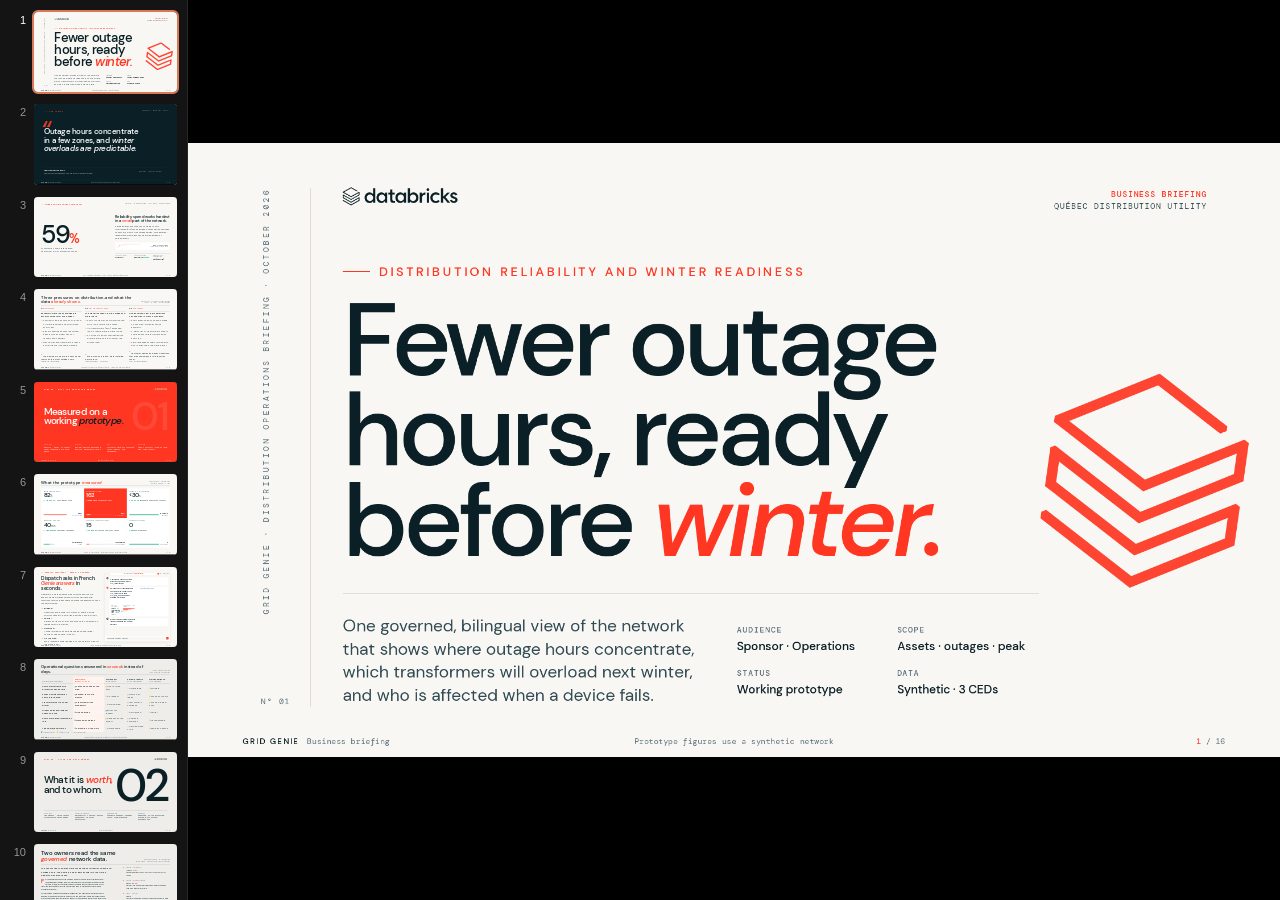
<file: deck/grid-genie-business-deck.html>
<!doctype html>
<html lang="en">
<head>
  <meta charset="utf-8">
  <title>Grid Genie · Fewer outage hours, ready before winter</title>
  <style>
/* ──────────────────────────────────────────────────────────────────────────
   FONTS — self-hosted DM Sans + DM Mono
   ────────────────────────────────────────────────────────────────────────── */
@font-face { font-family:'DM Sans'; src:url('fonts/dm-sans-regular.ttf')        format('truetype'); font-weight:400; font-style:normal;  font-display:swap; }
@font-face { font-family:'DM Sans'; src:url('fonts/dm-sans-italic.ttf')         format('truetype'); font-weight:400; font-style:italic;  font-display:swap; }
@font-face { font-family:'DM Sans'; src:url('fonts/dm-sans-medium.ttf')         format('truetype'); font-weight:500; font-style:normal;  font-display:swap; }
@font-face { font-family:'DM Sans'; src:url('fonts/dm-sans-medium-italic.ttf')  format('truetype'); font-weight:500; font-style:italic;  font-display:swap; }
@font-face { font-family:'DM Sans'; src:url('fonts/dm-sans-bold.ttf')           format('truetype'); font-weight:700; font-style:normal;  font-display:swap; }
@font-face { font-family:'DM Sans'; src:url('fonts/dm-sans-bold-italic.ttf')    format('truetype'); font-weight:700; font-style:italic;  font-display:swap; }
@font-face { font-family:'DM Mono'; src:url('fonts/dm-mono-regular.ttf')        format('truetype'); font-weight:400; font-style:normal;  font-display:swap; }
@font-face { font-family:'DM Mono'; src:url('fonts/dm-mono-italic.ttf')         format('truetype'); font-weight:400; font-style:italic;  font-display:swap; }
@font-face { font-family:'DM Mono'; src:url('fonts/dm-mono-medium.ttf')         format('truetype'); font-weight:500; font-style:normal;  font-display:swap; }

/* ──────────────────────────────────────────────────────────────────────────
   TOKENS
   ────────────────────────────────────────────────────────────────────────── */
:root {
  /* Brand */
  --lava:        #FF3621;
  --lava-600:    #E5301D;
  --lava-700:    #B8281B;
  --lava-100:    #FFE0DA;
  --lava-50:     #FFF3F0;

  --navy:        #1B3139;
  --navy-900:    #0B2026;
  --navy-700:    #2F4A52;
  --navy-600:    #425A62;
  --navy-500:    #5B7079;
  --navy-300:    #97A3A6;
  --navy-200:    #BFC5C7;

  --oat-light:   #F9F7F4;
  --oat-medium:  #EEEDE9;
  --oat-dark:    #DCD9D3;

  /* Extended */
  --maroon:      #3E1414;
  --maroon-deep: #250B0B;
  --maroon-hi:   #6A2120;

  --mint:        #00A972;
  --azure:       #2272B4;
  --amber:       #F5B400;
  --violet:      #7C3AED;

  /* Type stacks */
  --font-display:'DM Sans','Inter',system-ui,sans-serif;
  --font-sans:   'DM Sans',system-ui,sans-serif;
  --font-mono:   'DM Mono',ui-monospace,'SF Mono',Menlo,monospace;

  /* Type scale (1920×1080 native, but every size clamped to be safe) */
  --t-mega:    180px;
  --t-display: 132px;
  --t-h1:      84px;
  --t-h2:      60px;
  --t-h3:      36px;
  --t-lede:    28px;
  --t-body:    21px;
  --t-sm:      16px;
  --t-xs:      13px;

  /* Spacing */
  --margin:    96px;
  --margin-l:  128px;
  --gutter:    24px;

  --footer-h:  56px;

  /* Motion */
  --ease:      cubic-bezier(0.22, 1, 0.36, 1);
}

/* ──────────────────────────────────────────────────────────────────────────
   BASE
   ────────────────────────────────────────────────────────────────────────── */
html, body {
  margin: 0;
  background: #000;
  height: 100%;
  font-family: var(--font-display);
  -webkit-font-smoothing: antialiased;
  text-rendering: optimizeLegibility;
}

/* Slide base — every <section> gets these */
.slide {
  position: absolute;
  inset: 0;
  background: var(--oat-light);
  color: var(--navy-900);
  overflow: hidden;
  display: grid;
  grid-template-rows: 1fr auto;
  font-family: var(--font-display);
}
.slide.dark      { background: var(--navy-900); color: #F2F5F3; }
.slide.lava      { background: var(--lava);     color: #FFFFFF; }
.slide.maroon    { background: var(--maroon);   color: #F2EAE8; }
.slide.paper     { background: #FFFFFF;          color: var(--navy-900); }
.slide.oat-deep  { background: var(--oat-medium); color: var(--navy-900); }

/* Body region */
.body {
  padding: 88px var(--margin) 32px;
  min-height: 0;
  display: flex;
  flex-direction: column;
  position: relative;
  isolation: isolate;
}

/* ──────────────────────────────────────────────────────────────────────────
   SHARED CHROME
   Eyebrow, footer, runner, marks. Every content slide should use these.
   ────────────────────────────────────────────────────────────────────────── */

/* Eyebrow — small uppercase tag with leading rule */
.eyebrow {
  font-family: var(--font-sans);
  font-size: 22px; letter-spacing: 0.18em; text-transform: uppercase;
  color: var(--lava); font-weight: 500;
  display: inline-flex; align-items: center; gap: 14px;
  margin-bottom: 28px;
}
.eyebrow::before {
  content: ""; width: 36px; height: 1.5px; background: var(--lava);
}
.dark   .eyebrow,
.maroon .eyebrow { color: #FFB8AD; }
.dark   .eyebrow::before,
.maroon .eyebrow::before { background: #FFB8AD; }
.lava   .eyebrow { color: #2A0B05; }
.lava   .eyebrow::before { background: #2A0B05; }

/* Slide footer — runs across the bottom of every slide */
.footer {
  height: var(--footer-h);
  padding: 0 var(--margin);
  display: grid; grid-template-columns: 1fr auto 1fr; align-items: center;
  font-family: var(--font-mono);
  font-size: 14px; letter-spacing: 0.04em;
  color: var(--navy-500);
  border-top: 1px solid var(--oat-medium);
}
.dark   .footer { color: var(--navy-300); border-top-color: var(--navy-700); }
.maroon .footer { color: #C9A8A0; border-top-color: #5C2120; }
.lava   .footer { color: #FFD9D0; border-top-color: rgba(255,255,255,0.18); }
.footer .l { text-align: left;  }
.footer .c { text-align: center; }
.footer .r { text-align: right; }
.footer .l b {
  font-family: var(--font-sans); font-weight: 500;
  color: var(--navy-900); letter-spacing: 0;
  text-transform: uppercase; font-size: 14px;
  letter-spacing: 0.16em;
  margin-right: 14px;
}
.dark   .footer .l b { color: #F2F5F3; }
.maroon .footer .l b { color: #F2EAE8; }
.lava   .footer .l b { color: #FFFFFF; }
.footer .num { color: var(--lava); font-weight: 500; }
.lava .footer .num { color: #FFFFFF; }

/* Sectionheader / slide-title */
.slide-title {
  font-family: var(--font-display);
  font-size: var(--t-h1);
  line-height: 1.02;
  letter-spacing: -0.028em;
  font-weight: 500;
  margin: 0 0 24px;
  color: inherit;
  text-wrap: pretty;
}
.slide-title em {
  font-style: italic;
  color: var(--lava);
  font-weight: 500;
}
.dark .slide-title em, .maroon .slide-title em, .lava .slide-title em {
  color: #FFFFFF;
}

.lede {
  font-family: var(--font-display);
  font-size: var(--t-lede);
  line-height: 1.45;
  color: var(--navy-700);
  max-width: 1280px;
  margin: 0 0 40px;
  font-weight: 400;
  text-wrap: pretty;
}
.dark .lede   { color: #B8C5C0; }
.maroon .lede { color: #D7C2BD; }
.lava   .lede { color: #FFE0DA; }

/* Tiny utility — mono label */
.tag {
  font-family: var(--font-mono);
  font-size: 14px; letter-spacing: 0.06em;
  color: var(--navy-500); text-transform: uppercase;
}
.dark   .tag { color: var(--navy-300); }
.maroon .tag { color: #C9A8A0; }
.lava   .tag { color: #FFD9D0; }

/* Inline emphasis */
.lava-text { color: var(--lava); }
.dark .lava-text, .maroon .lava-text { color: #FF8A75; }

/* Hairline */
hr.rule {
  border: 0; height: 1px; background: var(--oat-dark);
  margin: 0;
}
.dark   hr.rule { background: var(--navy-700); }
.maroon hr.rule { background: var(--maroon-hi); }
.lava   hr.rule { background: rgba(255,255,255,0.24); }

/* Brand mark (lockup) — small, top-left */
.lockup { height: 28px; display: inline-flex; align-items: center; }
.lockup img { height: 100%; display: block; }

/* Hex pattern tile (re-used) */
.hex-bg {
  background-image: url('assets/hexagon_pattern.svg');
  background-repeat: repeat;
  background-size: 240px 208px;
}

/* Overflow guardrails — any direct child of .body that wraps text gets a min-height: 0 fix */
.body > * { min-width: 0; }
.body > * { min-height: 0; }

/* ──────────────────────────────────────────────────────────────────────────
   PATTERN — cover-editorial
   ────────────────────────────────────────────────────────────────────────── */
.p-cover .body {
  padding: 80px var(--margin-l) 32px;
  display: grid;
  grid-template-columns: 88px 1fr 240px;
  grid-template-rows: auto 1fr auto;
  gap: 48px 56px;
}
.p-cover .cv-rail {
  grid-column: 1; grid-row: 1 / 4;
  border-right: 1px solid var(--oat-dark);
  padding-right: 24px;
  display: flex; flex-direction: column; justify-content: space-between;
}
.p-cover .cv-rail .vt {
  writing-mode: vertical-rl;
  font-family: var(--font-mono);
  font-size: 14px; letter-spacing: 0.32em; text-transform: uppercase;
  color: var(--navy-500);
  transform: rotate(180deg);
}
.p-cover .cv-issue {
  font-family: var(--font-mono); font-size: 14px;
  letter-spacing: 0.18em; text-transform: uppercase;
  color: var(--navy-500);
}
.p-cover .cv-top {
  grid-column: 2 / 4; grid-row: 1;
  display: flex; justify-content: space-between; align-items: flex-start;
  gap: 24px;
}
.p-cover .cv-top .lockup img { height: 32px; }
.p-cover .cv-top .cv-stamp {
  font-family: var(--font-mono); font-size: 14px;
  letter-spacing: 0.14em; text-transform: uppercase;
  color: var(--navy-700);
  text-align: right; line-height: 1.5;
}
.p-cover .cv-top .cv-stamp b {
  display: block; color: var(--lava); font-weight: 500;
}
.p-cover .cv-headline {
  grid-column: 2; grid-row: 2;
  align-self: end;
}
.p-cover .cv-headline .kicker {
  font-family: var(--font-sans);
  font-size: 22px; letter-spacing: 0.22em; text-transform: uppercase;
  color: var(--lava); font-weight: 500;
  margin-bottom: 28px;
  display: inline-flex; align-items: center; gap: 16px;
}
.p-cover .cv-headline .kicker::before {
  content: ""; width: 48px; height: 2px; background: var(--lava);
}
.p-cover .cv-headline h1 {
  font-family: var(--font-display);
  font-size: var(--t-mega);
  line-height: 0.88;
  letter-spacing: -0.045em;
  font-weight: 500;
  margin: 0;
  color: var(--navy-900);
  text-wrap: balance;
}
.p-cover .cv-headline h1 .e {
  font-style: italic;
  color: var(--lava);
}
.p-cover .cv-subhead {
  grid-column: 2; grid-row: 3;
  align-self: end;
  display: grid; grid-template-columns: 1.2fr 1fr; gap: 56px;
  padding-top: 36px;
  border-top: 1px solid var(--oat-dark);
}
.p-cover .cv-subhead .deck {
  font-family: var(--font-display);
  font-size: 30px;
  line-height: 1.35;
  color: var(--navy-700);
  font-weight: 400;
  text-wrap: pretty;
}
.p-cover .cv-subhead .meta {
  display: grid; grid-template-columns: 1fr 1fr; gap: 24px 32px;
  align-self: end;
}
.p-cover .cv-subhead .meta dt {
  font-family: var(--font-mono); font-size: 14px;
  letter-spacing: 0.14em; text-transform: uppercase;
  color: var(--navy-500); font-weight: 500;
  margin-bottom: 6px;
}
.p-cover .cv-subhead .meta dd {
  margin: 0; font-family: var(--font-display);
  font-size: 21px; color: var(--navy-900);
  font-weight: 500;
  font-variant-numeric: tabular-nums;
}
/* Lava symbol — bled off canvas right */
.p-cover .cv-mark {
  grid-column: 3; grid-row: 2;
  align-self: end; justify-self: end;
  position: relative;
}
.p-cover .cv-mark img {
  width: 380px; height: 380px;
  display: block;
  transform: translate(80px, 40px) rotate(8deg);
  opacity: 0.92;
}

/* ──────────────────────────────────────────────────────────────────────────
   PATTERN — index-numbered
   ────────────────────────────────────────────────────────────────────────── */
.p-index .body { padding: 88px var(--margin) 32px; }
.p-index .ix-head {
  display: grid; grid-template-columns: 1fr auto; align-items: end;
  margin-bottom: 14px;
  padding-bottom: 12px;
  border-bottom: 1.5px solid var(--navy-900);
}
.p-index .ix-head h2 {
  margin: 0;
  font-family: var(--font-display);
  font-size: 64px;
  line-height: 0.95;
  letter-spacing: -0.03em;
  font-weight: 500;
}
.p-index .ix-head h2 em {
  font-style: italic; color: var(--lava); font-weight: 500;
}
.p-index .ix-head .meta {
  font-family: var(--font-mono); font-size: 21px;
  letter-spacing: 0.14em; text-transform: uppercase;
  color: var(--navy-500); text-align: right; line-height: 1.5;
}
.p-index .ix-rows {
  display: grid; grid-template-columns: 1fr 1fr 1fr; gap: 0 56px;
  flex: 1; min-height: 0;
}
.p-index .ix-section {
  font-family: var(--font-mono); font-size: 14px;
  letter-spacing: 0.18em; text-transform: uppercase;
  color: var(--lava); font-weight: 500;
  padding: 10px 0 7px;
  border-bottom: 1px solid var(--oat-dark);
  display: flex; justify-content: space-between;
}
.p-index .ix-section span:last-child {
  color: var(--navy-500);
  font-family: var(--font-mono);
  letter-spacing: 0.06em;
}
.p-index .ix-row {
  display: grid;
  grid-template-columns: 50px 1fr auto;
  align-items: baseline;
  gap: 18px;
  padding: 2px 0;
  border-bottom: 1px solid var(--oat-medium);
}
.p-index .ix-row:last-of-type { border-bottom: 0; }
.p-index .ix-num {
  font-family: var(--font-mono); font-size: 14px;
  color: var(--navy-500);
  font-variant-numeric: tabular-nums;
  letter-spacing: 0.08em;
}
.p-index .ix-title {
  font-family: var(--font-display);
  font-size: 25px;
  font-weight: 500;
  letter-spacing: -0.01em;
  color: var(--navy-900);
  line-height: 1.16;
}
.p-index .ix-title .sub {
  display: block;
  font-family: var(--font-display);
  font-size: 14px;
  font-weight: 400;
  color: var(--navy-500);
  margin-top: 1px;
  letter-spacing: 0;
}
.p-index .ix-pg {
  font-family: var(--font-mono); font-size: 14px;
  color: var(--navy-500);
  font-variant-numeric: tabular-nums;
}
.p-index .ix-section {
  font-family: var(--font-mono); font-size: 13px;
  letter-spacing: 0.18em; text-transform: uppercase;
  color: var(--lava); font-weight: 500;
  padding: 6px 0 5px;
  border-bottom: 1px solid var(--oat-dark);
  display: flex; justify-content: space-between;
}
.p-index .ix-row.now .ix-num,
.p-index .ix-row.now .ix-title,
.p-index .ix-row.now .ix-pg { color: var(--lava); }
.p-index .ix-row.now .ix-title { font-weight: 500; }
.p-index .ix-row.now .ix-num::after {
  content: "▸";
  margin-left: 6px;
  color: var(--lava);
}

/* ──────────────────────────────────────────────────────────────────────────
   PATTERN — section-lava-flood
   ────────────────────────────────────────────────────────────────────────── */
.p-section-lava .body {
  padding: 80px var(--margin-l);
  display: grid;
  grid-template-rows: auto 1fr auto;
  gap: 32px;
}
.p-section-lava .sl-top {
  display: grid; grid-template-columns: 1fr auto; align-items: center;
}
.p-section-lava .sl-part {
  font-family: var(--font-mono); font-size: 22px;
  letter-spacing: 0.32em; text-transform: uppercase;
  color: #FFFFFF; font-weight: 500;
}
.p-section-lava .sl-mark img { height: 28px; filter: brightness(0) invert(1); opacity: 0.9; }
.p-section-lava .sl-body {
  display: grid; grid-template-columns: 1fr auto; align-items: center;
  gap: 80px; min-height: 0;
}
.p-section-lava .sl-body h2 {
  margin: 0;
  font-family: var(--font-display);
  font-size: var(--t-display);
  line-height: 0.94;
  letter-spacing: -0.04em;
  font-weight: 500;
  color: #FFFFFF;
  text-wrap: balance;
  max-width: 1500px;
}
.p-section-lava .sl-body h2 .quiet { color: rgba(255,255,255,0.6); }
.p-section-lava .sl-body h2 em {
  font-style: italic; font-weight: 500; color: var(--navy-900);
  /* italic accent: deep navy on lava for max contrast */
}
.p-section-lava .sl-numeral {
  font-family: var(--font-display);
  font-size: 540px;
  line-height: 0.78;
  letter-spacing: -0.06em;
  font-weight: 500;
  color: rgba(255,255,255,0.10);
  user-select: none;
  font-variant-numeric: tabular-nums;
}
.p-section-lava .sl-foot {
  display: grid; grid-template-columns: repeat(4, 1fr);
  gap: 32px;
  padding-top: 28px;
  border-top: 1px solid rgba(255,255,255,0.24);
  font-family: var(--font-mono); font-size: 21px;
  letter-spacing: 0.06em; color: rgba(255,255,255,0.85);
}
.p-section-lava .sl-foot b {
  display: block;
  font-family: var(--font-sans);
  font-size: 14px; letter-spacing: 0.18em; text-transform: uppercase;
  color: rgba(255,255,255,0.6); font-weight: 500;
  margin-bottom: 6px;
}

/* ──────────────────────────────────────────────────────────────────────────
   PATTERN — manifesto-darkroom
   ────────────────────────────────────────────────────────────────────────── */
.p-manifesto .body {
  padding: 80px var(--margin-l);
  display: grid;
  grid-template-rows: auto 1fr auto;
  gap: 32px;
}
.p-manifesto .mn-top {
  display: grid; grid-template-columns: 1fr auto; align-items: center;
}
.p-manifesto .mn-eyebrow {
  font-family: var(--font-mono); font-size: 22px;
  letter-spacing: 0.24em; text-transform: uppercase;
  color: var(--lava); font-weight: 500;
  display: inline-flex; align-items: center; gap: 16px;
}
.p-manifesto .mn-eyebrow::before {
  content: ""; width: 64px; height: 1.5px; background: var(--lava);
}
.p-manifesto .mn-tag {
  font-family: var(--font-mono); font-size: 14px;
  letter-spacing: 0.14em; text-transform: uppercase;
  color: var(--navy-300);
}
.p-manifesto .mn-statement {
  align-self: center;
  position: relative;
  max-width: 1500px;
}
.p-manifesto .mn-statement::before {
  content: "“";
  position: absolute;
  top: -120px; left: -32px;
  font-family: var(--font-display);
  font-size: 320px; line-height: 1;
  color: var(--lava);
  font-weight: 500;
  opacity: 0.95;
  font-style: italic;
}
.p-manifesto .mn-statement p {
  margin: 0;
  font-family: var(--font-display);
  font-size: 108px;
  line-height: 1.05;
  letter-spacing: -0.03em;
  font-weight: 500;
  color: #FFFFFF;
  text-wrap: balance;
}
.p-manifesto .mn-statement p .e {
  font-style: italic;
  color: var(--lava);
}
.p-manifesto .mn-attrib {
  display: grid; grid-template-columns: 1fr auto auto; gap: 80px;
  align-items: center;
  padding-top: 28px;
  border-top: 1px solid var(--navy-700);
}
.p-manifesto .mn-attrib .who {
  font-family: var(--font-display);
  font-size: 22px; font-weight: 500;
  color: #F2F5F3;
}
.p-manifesto .mn-attrib .who .role {
  display: block;
  font-size: 22px; font-weight: 400;
  color: var(--navy-300);
  letter-spacing: 0.04em;
  margin-top: 4px;
}
.p-manifesto .mn-attrib .src {
  font-family: var(--font-mono); font-size: 14px;
  letter-spacing: 0.14em; text-transform: uppercase;
  color: var(--navy-300); text-align: right;
}

/* ──────────────────────────────────────────────────────────────────────────
   PATTERN — quote-portrait
   ────────────────────────────────────────────────────────────────────────── */
.p-quote-p .body {
  padding: 80px var(--margin) 32px;
  display: grid;
  grid-template-rows: auto 1fr auto;
  gap: 36px;
}
.p-quote-p .qp-top {
  display: grid; grid-template-columns: 1fr auto;
  align-items: center;
}
.p-quote-p .qp-main {
  display: grid;
  grid-template-columns: 420px 1fr;
  gap: 64px;
  min-height: 0;
  align-items: stretch;
}
.p-quote-p .qp-portrait {
  align-self: stretch;
  background: var(--oat-medium);
  border: 1px solid var(--oat-dark);
  border-radius: 4px;
  overflow: hidden;
  position: relative;
  min-height: 480px;
}
.p-quote-p .qp-portrait image-slot {
  display: block;
  width: 100%;
  height: 100%;
}
.p-quote-p .qp-pcap {
  position: absolute;
  left: 16px; right: 16px; bottom: 16px;
  font-family: var(--font-mono); font-size: 14px;
  letter-spacing: 0.12em; text-transform: uppercase;
  color: var(--navy-700);
  background: rgba(249,247,244,0.94);
  padding: 8px 12px;
  border-radius: 2px;
  display: flex; justify-content: space-between;
}
.p-quote-p .qp-text {
  display: flex; flex-direction: column; justify-content: center;
}
.p-quote-p .qp-text .mark {
  font-family: var(--font-display);
  font-size: 160px; line-height: 0.6;
  color: var(--lava);
  font-style: italic; font-weight: 500;
  margin-bottom: 16px;
}
.p-quote-p .qp-text blockquote {
  margin: 0;
  font-family: var(--font-display);
  font-size: 56px;
  line-height: 1.18;
  letter-spacing: -0.02em;
  font-weight: 500;
  color: var(--navy-900);
  text-wrap: pretty;
}
.p-quote-p .qp-text blockquote em {
  font-style: italic; color: var(--lava); font-weight: 500;
}
.p-quote-p .qp-attrib {
  margin-top: 32px;
  display: grid; grid-template-columns: 1fr auto; align-items: end;
  padding-top: 24px;
  border-top: 1px solid var(--oat-dark);
}
.p-quote-p .qp-attrib .who {
  font-family: var(--font-display); font-size: 22px;
  font-weight: 500; color: var(--navy-900);
}
.p-quote-p .qp-attrib .who .role {
  display: block; font-size: 21px; font-weight: 400;
  color: var(--navy-500); margin-top: 4px;
}
.p-quote-p .qp-attrib .logo {
  font-family: var(--font-display); font-size: 22px;
  font-weight: 500; color: var(--navy-700);
  letter-spacing: -0.015em;
}
.p-quote-p .qp-outcomes {
  display: grid; grid-template-columns: repeat(4, 1fr);
  gap: 32px;
  padding: 28px 0 0;
  border-top: 1.5px solid var(--navy-900);
}
.p-quote-p .qp-outcomes .out dt {
  font-family: var(--font-mono); font-size: 14px;
  letter-spacing: 0.14em; text-transform: uppercase;
  color: var(--navy-500); margin-bottom: 6px;
}
.p-quote-p .qp-outcomes .out dd {
  margin: 0;
  font-family: var(--font-display);
  font-size: 40px;
  font-weight: 500;
  color: var(--navy-900);
  letter-spacing: -0.02em;
  font-variant-numeric: tabular-nums;
}
.p-quote-p .qp-outcomes .out dd .lv { color: var(--lava); }

/* ──────────────────────────────────────────────────────────────────────────
   PATTERN — hero-metric
   ────────────────────────────────────────────────────────────────────────── */
.p-hero-metric .body {
  padding: 80px var(--margin) 32px;
  display: grid;
  grid-template-rows: auto 1fr auto;
  gap: 32px;
}
.p-hero-metric .hm-top {
  display: grid; grid-template-columns: 1fr auto; align-items: center;
}
.p-hero-metric .hm-main {
  display: grid;
  grid-template-columns: 1.25fr 1fr;
  gap: 80px;
  align-items: center;
  min-height: 0;
}
.p-hero-metric .hm-num {
  font-family: var(--font-display);
  font-size: 340px;
  line-height: 0.86;
  letter-spacing: -0.06em;
  font-weight: 500;
  color: var(--navy-900);
  font-variant-numeric: tabular-nums;
}
.p-hero-metric .hm-num .unit {
  font-size: 180px;
  color: var(--lava);
  letter-spacing: -0.04em;
}
.p-hero-metric .hm-num .sub {
  display: block;
  font-family: var(--font-display);
  font-size: 30px;
  color: var(--navy-700);
  font-weight: 400;
  letter-spacing: -0.01em;
  margin-top: 14px;
  line-height: 1.3;
}
.p-hero-metric .hm-narrative {
  display: flex; flex-direction: column; gap: 24px;
}
.p-hero-metric .hm-narrative h2 {
  margin: 0;
  font-family: var(--font-display);
  font-size: 52px;
  line-height: 1.05;
  letter-spacing: -0.02em;
  font-weight: 500;
  color: var(--navy-900);
}
.p-hero-metric .hm-narrative h2 em {
  font-style: italic; color: var(--lava); font-weight: 500;
}
.p-hero-metric .hm-narrative p {
  margin: 0;
  font-family: var(--font-display);
  font-size: var(--t-lede);
  line-height: 1.45;
  color: var(--navy-700);
  text-wrap: pretty;
}
.p-hero-metric .hm-spark {
  margin-top: 8px;
  padding: 20px 24px;
  background: #FFFFFF;
  border: 1px solid var(--oat-dark);
  border-radius: 4px;
  display: grid;
  grid-template-columns: 1fr auto;
  align-items: center;
  gap: 32px;
}
.p-hero-metric .hm-spark svg { display: block; }
.p-hero-metric .hm-spark .meta {
  font-family: var(--font-mono); font-size: 14px;
  letter-spacing: 0.06em;
  color: var(--navy-500); text-align: right;
}
.p-hero-metric .hm-spark .meta b {
  display: block; color: var(--navy-900);
  font-family: var(--font-sans); font-weight: 500;
  font-size: 14px; letter-spacing: 0.16em; text-transform: uppercase;
  margin-bottom: 4px;
}
.p-hero-metric .hm-baseline {
  display: grid;
  grid-template-columns: repeat(3, 1fr);
  gap: 24px;
  padding-top: 24px;
  border-top: 1.5px solid var(--navy-900);
}
.p-hero-metric .hm-baseline .row dt {
  font-family: var(--font-mono); font-size: 14px;
  letter-spacing: 0.14em; text-transform: uppercase;
  color: var(--navy-500); margin-bottom: 6px;
}
.p-hero-metric .hm-baseline .row dd {
  margin: 0;
  font-family: var(--font-display); font-size: 21px;
  color: var(--navy-900); font-weight: 500;
  font-variant-numeric: tabular-nums;
}
.p-hero-metric .hm-baseline .row dd .delta { color: var(--mint); }

/* ──────────────────────────────────────────────────────────────────────────
   PATTERN — marginalia-essay
   ────────────────────────────────────────────────────────────────────────── */
.p-marginalia .body {
  padding: 80px var(--margin) 32px;
  display: grid;
  grid-template-rows: auto 1fr;
  gap: 36px;
}
.p-marginalia .mg-top {
  display: grid; grid-template-columns: 1fr auto; align-items: end;
  padding-bottom: 24px;
  border-bottom: 1.5px solid var(--navy-900);
}
.p-marginalia .mg-top h2 {
  margin: 0;
  font-family: var(--font-display);
  font-size: 84px;
  line-height: 1.0;
  letter-spacing: -0.028em;
  font-weight: 500;
  color: var(--navy-900);
  max-width: 1200px;
  text-wrap: balance;
}
.p-marginalia .mg-top h2 em {
  font-style: italic; color: var(--lava); font-weight: 500;
}
.p-marginalia .mg-top .meta {
  font-family: var(--font-mono); font-size: 14px;
  letter-spacing: 0.14em; text-transform: uppercase;
  color: var(--navy-500); text-align: right; line-height: 1.6;
}
.p-marginalia .mg-cols {
  display: grid;
  grid-template-columns: minmax(0, 1.5fr) minmax(0, 1fr);
  gap: 64px;
  min-height: 0;
}
.p-marginalia .mg-body {
  display: flex; flex-direction: column; gap: 24px;
}
.p-marginalia .mg-body .lede {
  margin: 0;
  font-family: var(--font-display);
  font-size: 32px;
  line-height: 1.35;
  letter-spacing: -0.01em;
  font-weight: 500;
  color: var(--navy-900);
  max-width: 980px;
  text-wrap: pretty;
}
.p-marginalia .mg-body .lede em {
  font-style: italic; color: var(--lava); font-weight: 500;
}
.p-marginalia .mg-body p {
  margin: 0;
  font-family: var(--font-display);
  font-size: 21px;
  line-height: 1.55;
  color: var(--navy-700);
  max-width: 880px;
  text-wrap: pretty;
}
.p-marginalia .mg-body .drop {
  float: left;
  font-family: var(--font-display);
  font-size: 80px; line-height: 0.85;
  font-weight: 500;
  color: var(--lava);
  margin: 2px 12px -4px 0;
}
.p-marginalia .mg-rail {
  border-left: 1px solid var(--oat-dark);
  padding-left: 32px;
  display: flex; flex-direction: column; gap: 24px;
}
.p-marginalia .mg-rail .item {
  display: grid;
  grid-template-columns: 28px 1fr;
  gap: 14px;
  padding-bottom: 24px;
  border-bottom: 1px dashed var(--oat-dark);
}
.p-marginalia .mg-rail .item:last-child {
  border-bottom: 0;
}
.p-marginalia .mg-rail .item .n {
  font-family: var(--font-mono); font-size: 14px;
  color: var(--lava); font-weight: 500;
  letter-spacing: 0.08em;
}
.p-marginalia .mg-rail .item .lbl {
  font-family: var(--font-mono); font-size: 14px;
  letter-spacing: 0.14em; text-transform: uppercase;
  color: var(--navy-500); margin-bottom: 4px;
}
.p-marginalia .mg-rail .item .v {
  font-family: var(--font-display);
  font-size: 30px;
  font-weight: 500;
  color: var(--navy-900);
  letter-spacing: -0.015em;
  line-height: 1.15;
  font-variant-numeric: tabular-nums;
}
.p-marginalia .mg-rail .item .v .lv { color: var(--lava); }
.p-marginalia .mg-rail .item .note {
  font-family: var(--font-display);
  font-size: 22px;
  color: var(--navy-700);
  margin-top: 4px;
  line-height: 1.45;
}

/* ──────────────────────────────────────────────────────────────────────────
   PATTERN — section-numeral (Oat ground, Part 02 divider)
   ────────────────────────────────────────────────────────────────────────── */
.p-section-num .body {
  padding: 80px var(--margin-l);
  display: grid;
  grid-template-rows: auto 1fr auto;
  gap: 32px;
}
.p-section-num .sn-top {
  display: grid; grid-template-columns: 1fr auto; align-items: center;
}
.p-section-num .sn-part {
  font-family: var(--font-mono); font-size: 22px;
  letter-spacing: 0.32em; text-transform: uppercase;
  color: var(--lava); font-weight: 500;
}
.p-section-num .sn-mark img { height: 28px; }
.p-section-num .sn-body {
  display: grid; grid-template-columns: 1.4fr 1fr;
  gap: 0;
  align-items: center;
  min-height: 0;
  position: relative;
}
.p-section-num .sn-body h2 {
  margin: 0;
  font-family: var(--font-display);
  font-size: var(--t-display);
  line-height: 0.96;
  letter-spacing: -0.035em;
  font-weight: 500;
  color: var(--navy-900);
  text-wrap: balance;
  max-width: 1100px;
}
.p-section-num .sn-body h2 em {
  font-style: italic; color: var(--lava); font-weight: 500;
}
.p-section-num .sn-numeral {
  font-family: var(--font-display);
  font-size: 620px;
  line-height: 0.78;
  letter-spacing: -0.06em;
  font-weight: 500;
  color: var(--navy-900);
  text-align: right;
  user-select: none;
  font-variant-numeric: tabular-nums;
}
.p-section-num .sn-foot {
  display: grid; grid-template-columns: repeat(4, 1fr);
  gap: 32px;
  padding-top: 24px;
  border-top: 1.5px solid var(--navy-900);
  font-family: var(--font-mono); font-size: 21px;
  letter-spacing: 0.04em; color: var(--navy-700);
}
.p-section-num .sn-foot b {
  display: block;
  font-family: var(--font-sans); font-weight: 500;
  font-size: 14px; letter-spacing: 0.18em; text-transform: uppercase;
  color: var(--navy-500); margin-bottom: 6px;
}

/* ──────────────────────────────────────────────────────────────────────────
   PATTERN — metric-grid (3×2 KPI with deltas, sparklines, benchmarks)
   ────────────────────────────────────────────────────────────────────────── */
.p-metric-grid .body {
  padding: 80px var(--margin) 32px;
  display: grid;
  grid-template-rows: auto 1fr;
  gap: 32px;
}
.p-metric-grid .mg-head {
  display: grid; grid-template-columns: 1fr auto; align-items: end;
  padding-bottom: 20px;
  border-bottom: 1.5px solid var(--navy-900);
}
.p-metric-grid .mg-head h2 {
  margin: 0;
  font-family: var(--font-display);
  font-size: 60px;
  line-height: 1;
  letter-spacing: -0.025em;
  font-weight: 500;
  color: var(--navy-900);
}
.p-metric-grid .mg-head h2 em {
  font-style: italic; color: var(--lava); font-weight: 500;
}
.p-metric-grid .mg-head .as-of {
  font-family: var(--font-mono); font-size: 14px;
  letter-spacing: 0.14em; text-transform: uppercase;
  color: var(--navy-500); text-align: right; line-height: 1.6;
}
.p-metric-grid .mg-grid {
  display: grid;
  grid-template-columns: repeat(3, 1fr);
  grid-template-rows: repeat(2, 1fr);
  gap: 0;
  border-top: 1px solid var(--oat-dark);
  border-left: 1px solid var(--oat-dark);
}
.p-metric-grid .kpi {
  padding: 28px 32px;
  display: flex; flex-direction: column; gap: 12px;
  border-right: 1px solid var(--oat-dark);
  border-bottom: 1px solid var(--oat-dark);
  background: #FFFFFF;
  position: relative;
}
.p-metric-grid .kpi .lbl {
  font-family: var(--font-mono); font-size: 14px;
  letter-spacing: 0.16em; text-transform: uppercase;
  color: var(--navy-500); font-weight: 500;
}
.p-metric-grid .kpi .val {
  font-family: var(--font-display);
  font-size: 76px;
  line-height: 1;
  letter-spacing: -0.04em;
  font-weight: 500;
  color: var(--navy-900);
  font-variant-numeric: tabular-nums;
}
.p-metric-grid .kpi .val .unit {
  font-size: 0.6em;
  color: var(--navy-500);
  font-weight: 500;
  margin-left: 4px;
}
.p-metric-grid .kpi .delta {
  font-family: var(--font-mono); font-size: 22px;
  color: var(--mint); font-weight: 500;
  font-variant-numeric: tabular-nums;
}
.p-metric-grid .kpi .delta.dn { color: var(--lava); }
.p-metric-grid .kpi .delta .vs {
  color: var(--navy-500);
  margin-left: 6px;
}
.p-metric-grid .kpi .spark {
  margin-top: auto;
  border-top: 1px dashed var(--oat-dark);
  padding-top: 12px;
  display: grid; grid-template-columns: 1fr auto; align-items: end; gap: 16px;
}
.p-metric-grid .kpi .spark svg { display: block; width: 100%; height: 36px; }
.p-metric-grid .kpi .spark .bench {
  font-family: var(--font-mono); font-size: 13px;
  letter-spacing: 0.12em; text-transform: uppercase;
  color: var(--navy-500); text-align: right; line-height: 1.5;
}
.p-metric-grid .kpi .spark .bench b {
  display: block;
  color: var(--navy-900); font-weight: 500;
  font-family: var(--font-display);
  font-size: 21px;
  letter-spacing: -0.01em;
  margin-bottom: 2px;
  font-variant-numeric: tabular-nums;
}
.p-metric-grid .kpi.accent { background: var(--lava); }
.p-metric-grid .kpi.accent .lbl,
.p-metric-grid .kpi.accent .delta .vs,
.p-metric-grid .kpi.accent .spark .bench { color: rgba(255,255,255,0.8); }
.p-metric-grid .kpi.accent .val,
.p-metric-grid .kpi.accent .val .unit,
.p-metric-grid .kpi.accent .delta,
.p-metric-grid .kpi.accent .spark .bench b { color: #FFFFFF; }
.p-metric-grid .kpi.accent .spark { border-top-color: rgba(255,255,255,0.3); }

/* ──────────────────────────────────────────────────────────────────────────
   PATTERN — comparison-matrix (vendor matrix, Databricks column emphasized)
   ────────────────────────────────────────────────────────────────────────── */
.p-matrix .body {
  padding: 80px var(--margin) 32px;
  display: grid;
  grid-template-rows: auto 1fr auto;
  gap: 28px;
}
.p-matrix .mx-head {
  display: grid; grid-template-columns: 1fr auto; align-items: end;
  padding-bottom: 18px;
  border-bottom: 1.5px solid var(--navy-900);
}
.p-matrix .mx-head h2 {
  margin: 0;
  font-family: var(--font-display);
  font-size: 56px;
  line-height: 1;
  letter-spacing: -0.025em;
  font-weight: 500;
}
.p-matrix .mx-head h2 em { font-style: italic; color: var(--lava); font-weight: 500; }
.p-matrix .mx-head .meta {
  font-family: var(--font-mono); font-size: 14px;
  letter-spacing: 0.14em; text-transform: uppercase;
  color: var(--navy-500); text-align: right; line-height: 1.6;
}
.p-matrix table.mx {
  width: 100%;
  border-collapse: collapse;
  font-family: var(--font-display);
  font-size: 29px;
  table-layout: fixed;
}
.p-matrix table.mx col.brand { width: 24%; }
.p-matrix table.mx col.other { width: 17%; }
.p-matrix table.mx col.feat { width: 25%; }
.p-matrix table.mx thead th {
  text-align: left;
  font-family: var(--font-mono); font-size: 14px;
  letter-spacing: 0.16em; text-transform: uppercase;
  color: var(--navy-500); font-weight: 500;
  padding: 16px 18px;
  border-bottom: 1.5px solid var(--navy-900);
  vertical-align: bottom;
}
.p-matrix table.mx thead th.brand {
  color: var(--lava);
  background: var(--lava-50);
  border-bottom-color: var(--lava);
}
.p-matrix table.mx thead th .nm {
  display: block;
  font-family: var(--font-display);
  font-size: 28px;
  font-weight: 500;
  color: var(--navy-900);
  letter-spacing: -0.015em;
  text-transform: none;
  margin-bottom: 8px;
}
.p-matrix table.mx thead th.brand .nm { color: var(--lava); }
.p-matrix table.mx tbody td {
  padding: 14px 18px;
  border-bottom: 1px solid var(--oat-dark);
  vertical-align: middle;
  color: var(--navy-700);
  line-height: 1.35;
}
.p-matrix table.mx tbody td.brand {
  background: var(--lava-50);
  color: var(--navy-900);
  font-weight: 500;
  border-bottom-color: var(--lava-100);
}
.p-matrix table.mx tbody td.feat {
  font-weight: 500;
  color: var(--navy-900);
  font-family: var(--font-display);
}
.p-matrix table.mx tbody tr:last-child td { border-bottom: 0; }
.p-matrix .mark {
  display: inline-block;
  width: 14px; height: 14px; border-radius: 3px;
  margin-right: 8px; vertical-align: -2px;
}
.p-matrix .mark.yes { background: var(--mint); }
.p-matrix .mark.no  { background: var(--oat-dark); }
.p-matrix .mark.par { background: var(--amber); }
.p-matrix .mx-foot {
  display: flex; gap: 32px; padding-top: 14px;
  font-family: var(--font-mono); font-size: 14px;
  letter-spacing: 0.06em; color: var(--navy-500);
}
.p-matrix .mx-foot .lg { display: inline-flex; align-items: center; gap: 8px; }

/* ──────────────────────────────────────────────────────────────────────────
   PATTERN — chart-story (ranked bars + stacked column + annotation)
   ────────────────────────────────────────────────────────────────────────── */
.p-chart-story .body {
  padding: 80px var(--margin) 32px;
  display: grid;
  grid-template-rows: auto 1fr;
  gap: 32px;
}
.p-chart-story .cs-head {
  display: grid; grid-template-columns: 1fr auto; align-items: end;
  padding-bottom: 18px;
  border-bottom: 1.5px solid var(--navy-900);
}
.p-chart-story .cs-head h2 {
  margin: 0;
  font-family: var(--font-display);
  font-size: 56px;
  line-height: 1;
  letter-spacing: -0.025em;
  font-weight: 500;
  max-width: 1200px;
}
.p-chart-story .cs-head h2 em { font-style: italic; color: var(--lava); font-weight: 500; }
.p-chart-story .cs-head .meta {
  font-family: var(--font-mono); font-size: 14px;
  letter-spacing: 0.14em; text-transform: uppercase;
  color: var(--navy-500); text-align: right; line-height: 1.6;
}
.p-chart-story .cs-cols {
  display: grid;
  grid-template-columns: minmax(0, 1fr) minmax(0, 1.15fr);
  gap: 64px;
  min-height: 0;
  align-items: stretch;
}
.p-chart-story .panel {
  display: flex; flex-direction: column; gap: 16px;
  min-height: 0;
}
.p-chart-story .panel h3 {
  margin: 0;
  font-family: var(--font-display);
  font-size: 28px;
  font-weight: 500;
  letter-spacing: -0.015em;
  color: var(--navy-900);
}
.p-chart-story .panel .cap {
  font-family: var(--font-mono); font-size: 14px;
  letter-spacing: 0.12em; text-transform: uppercase;
  color: var(--navy-500);
  margin-top: -8px;
}

/* Ranked bars — fill the panel vertically */
.p-chart-story .ranked {
  display: grid; gap: 0;
  flex: 1;
  min-height: 0;
  grid-auto-rows: 1fr;
}
.p-chart-story .ranked .row {
  display: grid;
  grid-template-columns: 28px minmax(160px, 1.6fr) minmax(0, 3fr) 80px;
  align-items: center;
  gap: 14px;
  padding: 0;
  border-top: 1px solid var(--oat-dark);
}
.p-chart-story .ranked .row:last-child { border-bottom: 1px solid var(--oat-dark); }
.p-chart-story .ranked .row .rk {
  font-family: var(--font-mono); font-size: 21px;
  color: var(--navy-500); font-variant-numeric: tabular-nums;
  letter-spacing: 0.06em;
}
.p-chart-story .ranked .row .nm {
  font-family: var(--font-display); font-size: 22px;
  font-weight: 500; color: var(--navy-900);
  letter-spacing: -0.01em;
}
.p-chart-story .ranked .row .bar {
  height: 30px; background: var(--lava); border-radius: 1px;
}
.p-chart-story .ranked .row .bar.dim { background: var(--oat-dark); }
.p-chart-story .ranked .row .v {
  font-family: var(--font-mono); font-size: 21px;
  color: var(--navy-900); text-align: right;
  font-variant-numeric: tabular-nums; font-weight: 500;
}
.p-chart-story .ranked .row.top .nm { color: var(--lava); }

/* Stacked column chart — fill its container */
.p-chart-story .stacked {
  display: grid;
  grid-template-columns: 36px 1fr;
  gap: 12px;
  flex: 1;
  min-height: 0;
}
.p-chart-story .stacked .yaxis {
  display: flex; flex-direction: column; justify-content: space-between;
  font-family: var(--font-mono); font-size: 13px;
  letter-spacing: 0.06em; color: var(--navy-500);
  text-align: right; padding: 4px 0 22px;
}
.p-chart-story .stacked .cols {
  display: grid; grid-auto-flow: column; grid-auto-columns: 1fr;
  gap: 14px;
  align-items: end;
  border-bottom: 1px solid var(--navy-900);
  border-top: 1px dashed var(--oat-dark);
  padding-bottom: 22px;
  position: relative;
}
.p-chart-story .stacked .cols::before {
  content: "";
  position: absolute;
  left: 0; right: 0; top: 50%;
  border-top: 1px dashed var(--oat-dark);
}
.p-chart-story .stacked .col {
  display: flex; flex-direction: column; justify-content: flex-end;
  align-items: stretch;
  position: relative;
  height: 100%;
}
.p-chart-story .stacked .col .stack {
  display: flex; flex-direction: column-reverse;
  border-radius: 1px 1px 0 0; overflow: hidden;
}
.p-chart-story .stacked .col .seg {
  width: 100%;
}
.p-chart-story .stacked .col .seg.a { background: var(--lava); }
.p-chart-story .stacked .col .seg.b { background: var(--navy); }
.p-chart-story .stacked .col .seg.c { background: var(--azure); }
.p-chart-story .stacked .col .lbl {
  position: absolute; left: 0; right: 0; bottom: -22px;
  text-align: center;
  font-family: var(--font-mono); font-size: 14px;
  color: var(--navy-700);
  font-variant-numeric: tabular-nums;
}
.p-chart-story .stacked .col.proj .stack { opacity: 0.55; }
.p-chart-story .stacked .col.proj .seg.a {
  background-image: repeating-linear-gradient(45deg, var(--lava) 0 6px, var(--lava-700) 6px 12px);
}
.p-chart-story .legend {
  display: flex; gap: 20px; padding-top: 12px;
  font-family: var(--font-mono); font-size: 14px;
  letter-spacing: 0.06em; color: var(--navy-700);
}
.p-chart-story .legend .sw {
  display: inline-block; width: 14px; height: 4px;
  margin-right: 6px; vertical-align: 2px; border-radius: 1px;
}
.p-chart-story .annot {
  margin-top: 8px;
  padding: 14px 18px;
  border-left: 3px solid var(--lava);
  background: var(--lava-50);
  font-family: var(--font-display); font-size: 22px;
  line-height: 1.4; color: var(--navy-900);
}
.p-chart-story .annot b { color: var(--lava); }

/* ──────────────────────────────────────────────────────────────────────────
   PATTERN — roadmap-timeline (Navy ground, quarters, milestones)
   ────────────────────────────────────────────────────────────────────────── */
.p-roadmap .body {
  padding: 80px var(--margin) 32px;
  display: grid;
  grid-template-rows: auto 1fr auto;
  gap: 32px;
}
.p-roadmap .rm-head {
  display: grid; grid-template-columns: 1fr auto; align-items: end;
  padding-bottom: 20px;
  border-bottom: 1.5px solid var(--navy-700);
}
.p-roadmap .rm-head h2 {
  margin: 0;
  font-family: var(--font-display);
  font-size: 60px;
  line-height: 1;
  letter-spacing: -0.025em;
  font-weight: 500;
  color: #FFFFFF;
}
.p-roadmap .rm-head h2 em { font-style: italic; color: var(--lava); font-weight: 500; }
.p-roadmap .rm-head .meta {
  font-family: var(--font-mono); font-size: 14px;
  letter-spacing: 0.14em; text-transform: uppercase;
  color: var(--navy-300); text-align: right; line-height: 1.6;
}
.p-roadmap .rm-track {
  display: grid;
  grid-template-columns: repeat(4, 1fr);
  gap: 24px;
  min-height: 0;
  position: relative;
}
.p-roadmap .rm-track::before {
  content: "";
  position: absolute;
  left: 0; right: 0; top: 64px;
  border-top: 1px dashed var(--navy-700);
  z-index: 0;
}
.p-roadmap .q {
  display: flex; flex-direction: column; gap: 20px;
  position: relative; z-index: 1;
}
.p-roadmap .q .qhead {
  font-family: var(--font-mono); font-size: 21px;
  letter-spacing: 0.16em; text-transform: uppercase;
  color: var(--navy-300); font-weight: 500;
  padding-bottom: 12px;
  border-bottom: 1px solid var(--navy-700);
}
.p-roadmap .q .qhead b {
  display: block;
  font-family: var(--font-display);
  font-size: 30px;
  color: #FFFFFF; font-weight: 500;
  letter-spacing: -0.01em;
  margin-bottom: 4px;
  text-transform: none;
}
.p-roadmap .q .pin {
  position: absolute;
  top: 56px; left: 50%; transform: translateX(-50%);
  width: 16px; height: 16px;
  background: var(--navy-700);
  border: 3px solid var(--navy-900);
  border-radius: 999px;
  z-index: 2;
}
.p-roadmap .q.now .pin {
  background: var(--lava);
  box-shadow: 0 0 0 6px rgba(255,54,33,0.16);
}
.p-roadmap .q.now .qhead { color: var(--lava); border-bottom-color: var(--lava); }
.p-roadmap .q.now .qhead b { color: var(--lava); }
.p-roadmap .q.done .pin { background: var(--mint); }
.p-roadmap .q.done .qhead b { color: var(--navy-300); text-decoration: line-through; text-decoration-color: var(--navy-700); }
.p-roadmap .ms {
  background: var(--navy-800);
  border: 1px solid var(--navy-700);
  padding: 16px 18px;
  border-radius: 2px;
  display: flex; flex-direction: column; gap: 6px;
  min-height: 96px;
}
.p-roadmap .ms .pr {
  font-family: var(--font-mono); font-size: 13px;
  letter-spacing: 0.14em; text-transform: uppercase;
  color: var(--lava); font-weight: 500;
}
.p-roadmap .ms .pr.s2 { color: var(--mint); }
.p-roadmap .ms .pr.s3 { color: var(--navy-300); }
.p-roadmap .ms .ttl {
  font-family: var(--font-display); font-size: 22px;
  font-weight: 500; color: #FFFFFF;
  letter-spacing: -0.01em; line-height: 1.25;
}
.p-roadmap .ms .desc {
  font-family: var(--font-display); font-size: 21px;
  color: var(--navy-300); line-height: 1.4;
}
.p-roadmap .q.now .ms {
  background: rgba(255,54,33,0.06);
  border-color: var(--lava);
}
.p-roadmap .rm-legend {
  display: flex; gap: 24px; padding-top: 16px;
  border-top: 1px solid var(--navy-700);
  font-family: var(--font-mono); font-size: 14px;
  letter-spacing: 0.06em; color: var(--navy-300);
}
.p-roadmap .rm-legend .dot {
  display: inline-block; width: 10px; height: 10px;
  border-radius: 999px; margin-right: 8px; vertical-align: 1px;
}

/* ──────────────────────────────────────────────────────────────────────────
   PATTERN — section-maroon (Part 03 divider)
   ────────────────────────────────────────────────────────────────────────── */
.p-section-maroon .body {
  padding: 80px var(--margin-l);
  display: grid;
  grid-template-rows: auto 1fr auto;
  gap: 32px;
}
.p-section-maroon .sm-top {
  display: grid; grid-template-columns: 1fr auto; align-items: center;
}
.p-section-maroon .sm-part {
  font-family: var(--font-mono); font-size: 22px;
  letter-spacing: 0.32em; text-transform: uppercase;
  color: #F2A89C; font-weight: 500;
}
.p-section-maroon .sm-mark img { height: 28px; }
.p-section-maroon .sm-body {
  display: grid; grid-template-columns: 1fr auto;
  gap: 80px; align-items: center; min-height: 0;
  position: relative;
}
.p-section-maroon .sm-body h2 {
  margin: 0;
  font-family: var(--font-display);
  font-size: var(--t-display);
  line-height: 0.96;
  letter-spacing: -0.035em;
  font-weight: 500;
  color: #F8EDE9;
  text-wrap: balance;
  max-width: 1300px;
}
.p-section-maroon .sm-body h2 em {
  font-style: italic; color: var(--lava); font-weight: 500;
}
.p-section-maroon .sm-symbol img {
  width: 360px; height: 360px;
  opacity: 0.4;
  filter: brightness(0) invert(1);
  transform: translate(40px, 24px) rotate(-6deg);
}
.p-section-maroon .sm-foot {
  display: grid; grid-template-columns: repeat(4, 1fr);
  gap: 32px;
  padding-top: 24px;
  border-top: 1px solid var(--maroon-hi);
  font-family: var(--font-mono); font-size: 21px;
  letter-spacing: 0.04em; color: #D7C2BD;
}
.p-section-maroon .sm-foot b {
  display: block;
  font-family: var(--font-sans); font-weight: 500;
  font-size: 14px; letter-spacing: 0.18em; text-transform: uppercase;
  color: #F2A89C; margin-bottom: 6px;
}

/* ──────────────────────────────────────────────────────────────────────────
   PATTERN — architecture-stack (layered platform diagram)
   ────────────────────────────────────────────────────────────────────────── */
.p-arch .body {
  padding: 76px var(--margin) 28px;
  display: grid; grid-template-rows: auto 1fr;
  gap: 24px;
}
.p-arch .ar-head {
  display: grid; grid-template-columns: 1fr auto; align-items: end;
  padding-bottom: 16px;
  border-bottom: 1.5px solid var(--navy-900);
}
.p-arch .ar-head h2 {
  margin: 0;
  font-family: var(--font-display);
  font-size: 56px;
  line-height: 1;
  letter-spacing: -0.025em;
  font-weight: 500;
}
.p-arch .ar-head h2 em { font-style: italic; color: var(--lava); font-weight: 500; }
.p-arch .ar-head .meta {
  font-family: var(--font-mono); font-size: 14px;
  letter-spacing: 0.14em; text-transform: uppercase;
  color: var(--navy-500); text-align: right; line-height: 1.6;
}
.p-arch .stack {
  display: grid;
  grid-template-rows: auto auto auto auto auto;
  gap: 14px;
  min-height: 0;
  position: relative;
}
.p-arch .layer {
  display: grid;
  grid-template-columns: 200px 1fr;
  gap: 24px;
  background: #FFFFFF;
  border: 1px solid var(--oat-dark);
  border-radius: 4px;
  padding: 18px 24px;
  align-items: center;
}
.p-arch .layer.uc {
  background: var(--navy-900); color: #FFFFFF; border-color: var(--navy-900);
  grid-template-columns: 200px 1fr auto;
}
.p-arch .layer.foundation {
  background: var(--oat-medium);
  border-color: var(--oat-dark);
}
.p-arch .layer .name {
  font-family: var(--font-mono); font-size: 14px;
  letter-spacing: 0.16em; text-transform: uppercase;
  color: var(--navy-500); font-weight: 500;
}
.p-arch .layer .name b {
  display: block;
  font-family: var(--font-display);
  font-size: 28px;
  color: var(--navy-900);
  font-weight: 500; letter-spacing: -0.015em;
  text-transform: none;
  margin-top: 2px;
}
.p-arch .layer.uc .name { color: rgba(255,255,255,0.6); }
.p-arch .layer.uc .name b { color: #FFFFFF; }
.p-arch .layer .mods {
  display: grid;
  grid-template-columns: repeat(4, 1fr);
  gap: 10px;
}
.p-arch .layer.uc .mods { grid-template-columns: repeat(5, 1fr); }
.p-arch .layer .mod {
  border: 1px solid var(--oat-dark);
  background: var(--oat-light);
  padding: 10px 14px;
  border-radius: 3px;
  display: flex; flex-direction: column; gap: 2px;
}
.p-arch .layer.uc .mod {
  background: var(--navy-800);
  border-color: var(--navy-700);
}
.p-arch .layer .mod .nm {
  font-family: var(--font-display); font-size: 21px;
  font-weight: 500; color: var(--navy-900);
  letter-spacing: -0.01em;
}
.p-arch .layer.uc .mod .nm { color: #FFFFFF; }
.p-arch .layer .mod .sub {
  font-family: var(--font-mono); font-size: 13px;
  letter-spacing: 0.08em; color: var(--navy-500);
}
.p-arch .layer.uc .mod .sub { color: var(--navy-300); }
.p-arch .layer .mod.lava .nm { color: var(--lava); }
.p-arch .layer .badge {
  font-family: var(--font-mono); font-size: 13px;
  letter-spacing: 0.16em; text-transform: uppercase;
  color: var(--lava); font-weight: 500;
  padding: 4px 10px;
  border: 1px solid var(--lava);
  border-radius: 999px;
  white-space: nowrap;
}

/* ──────────────────────────────────────────────────────────────────────────
   PATTERN — product-spotlight (copy left, Genie chat UI right)
   ────────────────────────────────────────────────────────────────────────── */
.p-spot .body {
  padding: 64px var(--margin) 24px;
  display: grid; grid-template-columns: 1fr 1.1fr;
  gap: 64px; min-height: 0;
  align-items: stretch;
}
.p-spot .copy { display: flex; flex-direction: column; gap: 24px; min-height: 0; }
.p-spot .copy .product {
  font-family: var(--font-mono); font-size: 21px;
  letter-spacing: 0.18em; text-transform: uppercase;
  color: var(--lava); font-weight: 500;
  display: inline-flex; align-items: center; gap: 14px;
}
.p-spot .copy .product::before {
  content: ""; width: 32px; height: 1.5px; background: var(--lava);
}
.p-spot .copy h2 {
  margin: 0;
  font-family: var(--font-display);
  font-size: 68px;
  line-height: 1.02;
  letter-spacing: -0.028em;
  font-weight: 500;
  color: var(--navy-900);
  text-wrap: balance;
}
.p-spot .copy h2 em { font-style: italic; color: var(--lava); font-weight: 500; }
.p-spot .copy p {
  margin: 0;
  font-family: var(--font-display);
  font-size: var(--t-lede);
  line-height: 1.45;
  color: var(--navy-700);
}
.p-spot .copy ul {
  margin: 4px 0 0; padding: 0; list-style: none;
  display: flex; flex-direction: column; gap: 10px;
}
.p-spot .copy li {
  display: grid; grid-template-columns: 28px 1fr;
  gap: 12px; align-items: start;
  font-family: var(--font-display);
  font-size: 29px;
  line-height: 1.4; color: var(--navy-700);
}
.p-spot .copy li::before {
  content: "→"; color: var(--lava); font-weight: 500;
}
.p-spot .copy li b {
  display: block;
  color: var(--navy-900); font-weight: 500;
  margin-bottom: 2px;
}
.p-spot .copy .cta { display: none; }
.p-spot .copy .cta b { color: var(--lava); font-weight: 500; }

/* Genie chat UI mockup */
.p-spot .ui {
  background: #FFFFFF;
  border: 1px solid var(--oat-dark);
  border-radius: 8px;
  box-shadow: 0 14px 40px rgba(11,32,38,0.08);
  overflow: hidden;
  display: grid; grid-template-rows: auto 1fr auto;
  min-height: 0;
}
.p-spot .ui .uihead {
  display: grid; grid-template-columns: auto 1fr auto;
  gap: 12px; align-items: center;
  padding: 12px 16px;
  background: var(--oat-light);
  border-bottom: 1px solid var(--oat-dark);
}
.p-spot .ui .uihead .traffic { display: flex; gap: 6px; }
.p-spot .ui .uihead .traffic span { width: 10px; height: 10px; border-radius: 999px; background: var(--oat-dark); }
.p-spot .ui .uihead .url {
  font-family: var(--font-mono); font-size: 14px;
  color: var(--navy-500);
  padding: 5px 10px;
  background: #FFFFFF;
  border: 1px solid var(--oat-dark);
  border-radius: 4px;
  text-align: center;
}
.p-spot .ui .uihead .url b { color: var(--lava); }
.p-spot .ui .uihead .who {
  display: flex; align-items: center; gap: 8px;
  font-family: var(--font-mono); font-size: 13px;
  letter-spacing: 0.1em; text-transform: uppercase;
  color: var(--navy-500);
}
.p-spot .ui .uihead .who::before {
  content: ""; width: 22px; height: 22px;
  border-radius: 999px; background: var(--lava);
}
.p-spot .ui .thread {
  padding: 18px 20px; display: flex; flex-direction: column; gap: 14px;
  overflow: hidden;
  background: var(--oat-light);
  min-height: 0;
}
.p-spot .ui .msg {
  display: grid; grid-template-columns: 28px 1fr;
  gap: 10px;
  font-family: var(--font-display);
  font-size: 21px; line-height: 1.45;
  color: var(--navy-900);
}
.p-spot .ui .msg .av {
  width: 26px; height: 26px; border-radius: 999px;
  background: var(--navy-900); color: #fff;
  display: grid; place-items: center;
  font-family: var(--font-mono); font-size: 13px; font-weight: 500;
}
.p-spot .ui .msg.user .av { background: var(--navy-900); }
.p-spot .ui .msg.gen .av { background: var(--lava); }
.p-spot .ui .msg .body {
  background: #FFFFFF;
  border: 1px solid var(--oat-dark);
  border-radius: 8px;
  padding: 10px 14px;
}
.p-spot .ui .msg.gen .body { border-color: var(--lava-100); }
.p-spot .ui .msg .body code {
  font-family: var(--font-mono); font-size: 14px;
  color: var(--azure);
}
.p-spot .ui .miniviz {
  margin-top: 8px;
  padding: 8px;
  border-top: 1px dashed var(--oat-dark);
  display: grid; grid-template-columns: 1fr 1fr;
  gap: 10px;
}
.p-spot .ui .miniviz .vt {
  font-family: var(--font-mono); font-size: 13px;
  letter-spacing: 0.1em; text-transform: uppercase;
  color: var(--navy-500); margin-bottom: 4px;
}
.p-spot .ui .miniviz .tbl {
  font-family: var(--font-mono); font-size: 13px;
  color: var(--navy-700); line-height: 1.5;
}
.p-spot .ui .miniviz .tbl b { color: var(--navy-900); }
.p-spot .ui .miniviz .bars { display: flex; flex-direction: column; gap: 3px; padding-top: 2px; }
.p-spot .ui .miniviz .bars .b {
  height: 6px; background: var(--lava); border-radius: 1px;
}
.p-spot .ui .miniviz .bars .b.d { background: var(--oat-dark); }
.p-spot .ui .uifoot {
  display: grid; grid-template-columns: 1fr auto; gap: 12px;
  padding: 12px 16px;
  background: #FFFFFF;
  border-top: 1px solid var(--oat-dark);
}
.p-spot .ui .uifoot .inp {
  font-family: var(--font-display); font-size: 21px;
  color: var(--navy-500);
  padding: 8px 12px;
  background: var(--oat-light);
  border: 1px solid var(--oat-dark);
  border-radius: 4px;
}
.p-spot .ui .uifoot .send {
  width: 32px; height: 32px;
  background: var(--lava); color: #fff; border-radius: 4px;
  display: grid; place-items: center;
  font-family: var(--font-mono); font-size: 21px;
}

/* ──────────────────────────────────────────────────────────────────────────
   PATTERN — notebook-in-context
   ────────────────────────────────────────────────────────────────────────── */
.p-notebook .body {
  padding: 76px var(--margin) 28px;
  display: grid; grid-template-rows: auto 1fr;
  gap: 24px;
}
.p-notebook .nb-head {
  display: grid; grid-template-columns: 1fr auto; align-items: end;
  padding-bottom: 16px;
  border-bottom: 1.5px solid var(--navy-900);
}
.p-notebook .nb-head h2 {
  margin: 0;
  font-family: var(--font-display);
  font-size: 50px;
  line-height: 1;
  letter-spacing: -0.025em;
  font-weight: 500;
}
.p-notebook .nb-head h2 em { font-style: italic; color: var(--lava); font-weight: 500; }
.p-notebook .nb-head .meta {
  font-family: var(--font-mono); font-size: 14px;
  letter-spacing: 0.14em; text-transform: uppercase;
  color: var(--navy-500); text-align: right; line-height: 1.6;
}
.p-notebook .nb-cols {
  display: grid; grid-template-columns: minmax(0, 1fr) 320px;
  gap: 28px; min-height: 0;
}
.p-notebook .nb {
  background: #FFFFFF;
  border: 1px solid var(--oat-dark);
  border-radius: 6px;
  box-shadow: 0 10px 28px rgba(11,32,38,0.06);
  overflow: hidden;
  display: grid; grid-template-rows: auto 1fr;
}
.p-notebook .nb .nb-toolbar {
  display: grid; grid-template-columns: auto 1fr auto;
  gap: 12px; align-items: center;
  padding: 10px 14px;
  background: var(--oat-light);
  border-bottom: 1px solid var(--oat-dark);
  font-family: var(--font-mono); font-size: 14px;
  color: var(--navy-700);
}
.p-notebook .nb .nb-toolbar .ttl {
  font-family: var(--font-display); font-size: 21px;
  font-weight: 500; color: var(--navy-900); letter-spacing: -0.01em;
}
.p-notebook .nb .nb-toolbar .ttl::before { content: "▸ "; color: var(--lava); }
.p-notebook .nb .nb-toolbar .ctl {
  display: flex; gap: 6px;
  font-family: var(--font-mono); font-size: 13px;
  letter-spacing: 0.1em; text-transform: uppercase;
  color: var(--navy-500);
}
.p-notebook .nb .nb-toolbar .ctl b {
  background: var(--lava); color: #fff; font-weight: 500;
  padding: 3px 8px; border-radius: 3px;
}
.p-notebook .nb .nb-toolbar .ctl .x {
  background: #FFFFFF; color: var(--navy-700);
  padding: 3px 8px; border-radius: 3px;
  border: 1px solid var(--oat-dark);
}
.p-notebook .nb .nb-cells {
  display: flex; flex-direction: column;
  background: #FFFFFF;
  overflow: hidden;
}
.p-notebook .cell {
  border-bottom: 1px solid var(--oat-medium);
  padding: 12px 16px;
  display: grid; grid-template-columns: 28px 1fr;
  gap: 10px;
}
.p-notebook .cell .gut {
  font-family: var(--font-mono); font-size: 13px;
  color: var(--navy-300); text-align: right;
  letter-spacing: 0.04em;
  padding-top: 2px;
}
.p-notebook .cell .gut.py::before { content: "Py"; color: var(--lava); font-weight: 500; }
.p-notebook .cell .gut.md::before { content: "Md"; color: var(--azure); font-weight: 500; }
.p-notebook .cell .gut.sql::before { content: "SQL"; color: var(--mint); font-weight: 500; }
.p-notebook .cell pre {
  margin: 0;
  font-family: var(--font-mono); font-size: 14px;
  line-height: 1.5; color: var(--navy-900);
  white-space: pre;
  overflow: hidden;
}
.p-notebook .cell pre .c { color: var(--navy-500); font-style: italic; }
.p-notebook .cell pre .k { color: var(--lava); }
.p-notebook .cell pre .s { color: #0E7A57; }
.p-notebook .cell pre .v { color: var(--azure); }
.p-notebook .cell .md {
  font-family: var(--font-display); font-size: 21px;
  line-height: 1.45; color: var(--navy-700);
}
.p-notebook .cell .md h4 {
  margin: 0 0 6px; font-size: 21px; color: var(--navy-900);
  font-weight: 500; letter-spacing: -0.01em;
}
.p-notebook .cell .out {
  margin-top: 8px;
  padding: 10px 12px;
  background: var(--oat-light);
  border: 1px solid var(--oat-dark);
  border-radius: 4px;
  font-family: var(--font-mono); font-size: 14px;
  color: var(--navy-700);
  line-height: 1.5;
}
.p-notebook .cell .out .bars {
  display: grid; grid-auto-flow: column; grid-auto-columns: 1fr;
  gap: 4px; align-items: end;
  height: 50px;
  margin-top: 6px;
  border-bottom: 1px solid var(--oat-dark);
  padding-bottom: 2px;
}
.p-notebook .cell .out .bars b {
  background: var(--lava);
}
.p-notebook .cell .out .bars b.dim { background: var(--oat-dark); }
.p-notebook .cell .out .ttl {
  font-family: var(--font-sans); font-size: 14px;
  color: var(--navy-900); font-weight: 500;
}
.p-notebook .cell.active {
  background: rgba(255,54,33,0.04);
  border-left: 3px solid var(--lava);
  padding-left: 13px;
}
.p-notebook .nb-rail {
  display: flex; flex-direction: column; gap: 16px;
}
.p-notebook .nb-rail .item {
  background: #FFFFFF;
  border: 1px solid var(--oat-dark);
  border-radius: 4px;
  padding: 14px 16px;
  display: flex; flex-direction: column; gap: 6px;
  position: relative;
}
.p-notebook .nb-rail .item .pin {
  position: absolute;
  left: -12px; top: 18px;
  width: 22px; height: 22px;
  background: var(--lava); color: #fff;
  border-radius: 999px;
  display: grid; place-items: center;
  font-family: var(--font-mono); font-size: 14px;
  font-weight: 500;
  border: 2px solid var(--oat-light);
}
.p-notebook .nb-rail .item .lbl {
  font-family: var(--font-mono); font-size: 13px;
  letter-spacing: 0.14em; text-transform: uppercase;
  color: var(--lava); font-weight: 500;
}
.p-notebook .nb-rail .item h3 {
  margin: 0;
  font-family: var(--font-display); font-size: 21px;
  font-weight: 500; color: var(--navy-900);
  letter-spacing: -0.015em;
  line-height: 1.2;
}
.p-notebook .nb-rail .item p {
  margin: 0;
  font-family: var(--font-display); font-size: 21px;
  line-height: 1.45; color: var(--navy-700);
}

/* ──────────────────────────────────────────────────────────────────────────
   PATTERN — dashboard-in-context
   ────────────────────────────────────────────────────────────────────────── */
.p-dash .body {
  padding: 76px var(--margin) 28px;
  display: grid; grid-template-rows: auto 1fr;
  gap: 24px;
}
.p-dash .dh-head {
  display: grid; grid-template-columns: 1fr auto; align-items: end;
  padding-bottom: 16px;
  border-bottom: 1.5px solid var(--navy-900);
}
.p-dash .dh-head h2 {
  margin: 0; font-family: var(--font-display);
  font-size: 50px;
  line-height: 1; letter-spacing: -0.025em; font-weight: 500;
}
.p-dash .dh-head h2 em { font-style: italic; color: var(--lava); font-weight: 500; }
.p-dash .dh-head .meta {
  font-family: var(--font-mono); font-size: 14px;
  letter-spacing: 0.14em; text-transform: uppercase;
  color: var(--navy-500); text-align: right; line-height: 1.6;
}
.p-dash .dh-cols {
  display: grid; grid-template-columns: minmax(0, 1fr) 320px;
  gap: 28px; min-height: 0;
}
.p-dash .dash {
  background: #FFFFFF;
  border: 1px solid var(--oat-dark);
  border-radius: 6px;
  box-shadow: 0 10px 28px rgba(11,32,38,0.06);
  overflow: hidden;
  display: grid; grid-template-rows: auto 1fr;
  min-height: 0;
}
.p-dash .dash .dh-bar {
  display: grid; grid-template-columns: auto 1fr auto;
  gap: 12px; align-items: center;
  padding: 12px 18px;
  background: var(--oat-light);
  border-bottom: 1px solid var(--oat-dark);
  font-family: var(--font-mono); font-size: 14px;
  color: var(--navy-700);
}
.p-dash .dash .dh-bar .ttl {
  font-family: var(--font-display); font-size: 22px;
  font-weight: 500; color: var(--navy-900); letter-spacing: -0.01em;
}
.p-dash .dash .dh-bar .ttl::before { content: "▣ "; color: var(--lava); }
.p-dash .dash .dh-bar .fltr {
  display: flex; gap: 8px;
  font-family: var(--font-mono); font-size: 13px;
  letter-spacing: 0.1em; text-transform: uppercase;
}
.p-dash .dash .dh-bar .fltr span {
  background: #FFFFFF; border: 1px solid var(--oat-dark);
  padding: 4px 8px; border-radius: 3px; color: var(--navy-700);
}
.p-dash .dash .dh-bar .fltr span.on {
  background: var(--lava); color: #fff; border-color: var(--lava);
}
.p-dash .dash-body {
  display: grid;
  grid-template-columns: repeat(4, 1fr);
  grid-template-rows: auto 1fr;
  gap: 14px;
  padding: 16px;
  min-height: 0;
}
.p-dash .dash-body .tile {
  background: #FFFFFF;
  border: 1px solid var(--oat-dark);
  border-radius: 4px;
  padding: 12px 14px;
  display: flex; flex-direction: column; gap: 4px;
  min-height: 0;
}
.p-dash .dash-body .tile .lbl {
  font-family: var(--font-mono); font-size: 13px;
  letter-spacing: 0.14em; text-transform: uppercase;
  color: var(--navy-500); font-weight: 500;
}
.p-dash .dash-body .tile .v {
  font-family: var(--font-display);
  font-size: 32px;
  font-weight: 500; color: var(--navy-900);
  letter-spacing: -0.025em;
  font-variant-numeric: tabular-nums;
}
.p-dash .dash-body .tile .d {
  font-family: var(--font-mono); font-size: 14px;
  color: var(--mint); font-weight: 500;
}
.p-dash .dash-body .tile .d.dn { color: var(--lava); }
.p-dash .dash-body .tile.lava { background: var(--lava); }
.p-dash .dash-body .tile.lava .lbl,
.p-dash .dash-body .tile.lava .d { color: rgba(255,255,255,0.85); }
.p-dash .dash-body .tile.lava .v { color: #FFFFFF; }
.p-dash .dash-body .tile.wide {
  grid-column: span 2; grid-row: 2;
}
.p-dash .dash-body .tile.tall {
  grid-row: 2;
}
.p-dash .dash-body .chart {
  margin-top: 8px;
  display: grid; grid-auto-flow: column; grid-auto-columns: 1fr;
  gap: 6px; align-items: end;
  height: 100%;
  border-bottom: 1px solid var(--oat-dark);
  padding-bottom: 4px;
  min-height: 80px;
}
.p-dash .dash-body .chart b {
  background: var(--lava); border-radius: 1px;
}
.p-dash .dash-body .chart b.dim { background: var(--oat-dark); }
.p-dash .dash-body .ranked .row {
  display: grid; grid-template-columns: 1fr 28px; gap: 8px;
  font-family: var(--font-display); font-size: 14px;
  padding: 4px 0;
  border-bottom: 1px dashed var(--oat-dark);
  align-items: center;
}
.p-dash .dash-body .ranked .row:last-child { border-bottom: 0; }
.p-dash .dash-body .ranked .row .nm {
  color: var(--navy-900); font-weight: 500;
  white-space: nowrap; overflow: hidden; text-overflow: ellipsis;
}
.p-dash .dash-body .ranked .row .v {
  font-family: var(--font-mono); font-size: 14px;
  color: var(--lava); text-align: right;
  font-variant-numeric: tabular-nums;
}
.p-dash .dash-rail {
  display: flex; flex-direction: column; gap: 14px;
  min-height: 0;
}
.p-dash .dash-rail h3 {
  margin: 0;
  font-family: var(--font-mono); font-size: 14px;
  letter-spacing: 0.16em; text-transform: uppercase;
  color: var(--lava); font-weight: 500;
  padding-bottom: 8px;
  border-bottom: 1.5px solid var(--lava);
}
.p-dash .dash-rail .obs {
  display: grid; grid-template-columns: 28px 1fr;
  gap: 10px;
  padding: 10px 0;
  border-bottom: 1px solid var(--oat-dark);
}
.p-dash .dash-rail .obs:last-child { border-bottom: 0; }
.p-dash .dash-rail .obs .n {
  font-family: var(--font-mono); font-size: 14px;
  color: var(--lava); font-weight: 500;
  letter-spacing: 0.06em;
}
.p-dash .dash-rail .obs h4 {
  margin: 0;
  font-family: var(--font-display); font-size: 21px;
  font-weight: 500; color: var(--navy-900);
  letter-spacing: -0.01em; line-height: 1.2;
}
.p-dash .dash-rail .obs p {
  margin: 4px 0 0;
  font-family: var(--font-display); font-size: 14px;
  line-height: 1.45; color: var(--navy-700);
}

/* ──────────────────────────────────────────────────────────────────────────
   PATTERN — logo-wall-proof
   ────────────────────────────────────────────────────────────────────────── */
.p-logo-wall .body {
  padding: 80px var(--margin) 32px;
  display: grid; grid-template-rows: auto auto 1fr auto;
  gap: 24px;
}
.p-logo-wall .lw-head {
  display: grid; grid-template-columns: 1fr auto; align-items: end;
  padding-bottom: 16px;
  border-bottom: 1.5px solid var(--navy-900);
}
.p-logo-wall .lw-head h2 {
  margin: 0;
  font-family: var(--font-display);
  font-size: 64px;
  line-height: 1; letter-spacing: -0.025em; font-weight: 500;
}
.p-logo-wall .lw-head h2 em { font-style: italic; color: var(--lava); font-weight: 500; }
.p-logo-wall .lw-head .meta {
  font-family: var(--font-mono); font-size: 14px;
  letter-spacing: 0.14em; text-transform: uppercase;
  color: var(--navy-500); text-align: right; line-height: 1.6;
}
.p-logo-wall .lede2 {
  margin: 0;
  font-family: var(--font-display);
  font-size: 32px;
  line-height: 1.35;
  color: var(--navy-700);
  max-width: 1100px;
  text-wrap: pretty;
  font-weight: 400;
}
.p-logo-wall .lede2 b { color: var(--lava); font-weight: 500; }
.p-logo-wall .lw-grid {
  display: grid;
  grid-template-columns: repeat(6, 1fr);
  grid-template-rows: repeat(2, 1fr);
  gap: 0;
  border-top: 1px solid var(--oat-dark);
  border-left: 1px solid var(--oat-dark);
  min-height: 0;
}
.p-logo-wall .lw-cell {
  display: grid; place-items: center;
  border-right: 1px solid var(--oat-dark);
  border-bottom: 1px solid var(--oat-dark);
  background: #FFFFFF;
  padding: 16px 24px;
  text-align: center;
}
.p-logo-wall .lw-cell .nm {
  font-family: var(--font-display);
  font-size: 32px;
  font-weight: 500;
  letter-spacing: -0.025em;
  color: var(--navy-900);
}
.p-logo-wall .lw-cell .nm.serif { font-family: 'Georgia', serif; font-weight: 700; font-style: italic; }
.p-logo-wall .lw-cell .nm.mono  { font-family: var(--font-mono); font-weight: 500; font-size: 0.85em; letter-spacing: 0.06em; text-transform: uppercase; }
.p-logo-wall .lw-cell .nm.thin  { font-weight: 400; letter-spacing: -0.02em; }
.p-logo-wall .lw-foot {
  display: grid; grid-template-columns: repeat(4, 1fr);
  gap: 24px;
  padding-top: 18px;
  border-top: 1.5px solid var(--navy-900);
}
.p-logo-wall .lw-foot .out dt {
  font-family: var(--font-mono); font-size: 14px;
  letter-spacing: 0.14em; text-transform: uppercase;
  color: var(--navy-500);
  margin-bottom: 4px;
}
.p-logo-wall .lw-foot .out dd {
  margin: 0;
  font-family: var(--font-display);
  font-size: 30px;
  font-weight: 500; color: var(--navy-900);
  letter-spacing: -0.015em;
  line-height: 1.2;
  font-variant-numeric: tabular-nums;
}
.p-logo-wall .lw-foot .out dd .lv { color: var(--lava); }
.p-logo-wall .lw-foot .out dd .who {
  display: block;
  font-family: var(--font-mono); font-size: 13px;
  letter-spacing: 0.1em; text-transform: uppercase;
  color: var(--navy-500); font-weight: 500;
  margin-top: 4px;
}

/* ──────────────────────────────────────────────────────────────────────────
   PATTERN — closer-split (Lava CTA half, Navy meta half)
   ────────────────────────────────────────────────────────────────────────── */
.p-closer { background: #000; }
.p-closer .body {
  padding: 0 !important;
  display: grid !important;
  grid-template-columns: 1.05fr 1fr;
  gap: 0;
  min-height: 0;
}
.p-closer .cl-left {
  background: var(--lava);
  padding: 88px var(--margin-l);
  display: grid; grid-template-rows: auto 1fr auto;
  gap: 32px; color: #FFFFFF;
}
.p-closer .cl-left .eyebrow {
  color: #2A0B05;
  margin: 0;
}
.p-closer .cl-left .eyebrow::before { background: #2A0B05; }
.p-closer .cl-left h2 {
  margin: 0;
  font-family: var(--font-display);
  font-size: 108px;
  line-height: 0.96;
  letter-spacing: -0.038em;
  font-weight: 500;
  color: #FFFFFF;
  align-self: end;
  text-wrap: balance;
}
.p-closer .cl-left h2 em {
  font-style: italic; color: var(--navy-900); font-weight: 500;
}
.p-closer .cl-left .cta-row {
  display: grid; grid-template-columns: 1fr auto; gap: 24px;
  align-items: end;
  padding-top: 24px;
  border-top: 1px solid rgba(255,255,255,0.32);
}
.p-closer .cl-left .cta-row .url {
  font-family: var(--font-mono); font-size: 22px;
  color: #FFFFFF; letter-spacing: -0.01em;
}
.p-closer .cl-left .cta-row .url b {
  display: block;
  font-family: var(--font-sans); font-size: 14px;
  letter-spacing: 0.18em; text-transform: uppercase;
  color: #2A0B05; font-weight: 500;
  margin-bottom: 4px;
}
.p-closer .cl-left .arrow {
  font-family: var(--font-display);
  font-size: 96px; line-height: 1;
  color: #FFFFFF; font-weight: 500;
}
.p-closer .cl-right {
  background: var(--navy-900);
  padding: 88px var(--margin);
  display: grid; grid-template-rows: auto 1fr auto;
  gap: 32px; color: #F2F5F3;
}
.p-closer .cl-right .lockup img { height: 32px; }
.p-closer .cl-right .steps {
  align-self: center;
  display: flex; flex-direction: column; gap: 22px;
}
.p-closer .cl-right .steps .item {
  display: grid; grid-template-columns: 56px 1fr;
  gap: 18px;
  padding-bottom: 22px;
  border-bottom: 1px solid var(--navy-700);
}
.p-closer .cl-right .steps .item:last-child { border-bottom: 0; }
.p-closer .cl-right .steps .item .n {
  font-family: var(--font-display);
  font-size: 36px; font-weight: 500;
  color: var(--lava);
  letter-spacing: -0.02em;
  font-variant-numeric: tabular-nums;
  line-height: 1;
}
.p-closer .cl-right .steps .item h3 {
  margin: 0 0 4px;
  font-family: var(--font-display);
  font-size: 30px;
  font-weight: 500; color: #FFFFFF;
  letter-spacing: -0.015em; line-height: 1.2;
}
.p-closer .cl-right .steps .item p {
  margin: 0;
  font-family: var(--font-display); font-size: 22px;
  line-height: 1.45; color: var(--navy-300);
}
.p-closer .cl-right .meta-row {
  display: grid; grid-template-columns: 1fr 1fr; gap: 24px;
  padding-top: 20px;
  border-top: 1px solid var(--navy-700);
}
.p-closer .cl-right .meta-row .m dt {
  font-family: var(--font-mono); font-size: 14px;
  letter-spacing: 0.14em; text-transform: uppercase;
  color: var(--navy-300); font-weight: 500;
  margin-bottom: 4px;
}
.p-closer .cl-right .meta-row .m dd {
  margin: 0;
  font-family: var(--font-display); font-size: 21px;
  color: #FFFFFF; font-weight: 500;
  letter-spacing: -0.005em;
}
.p-closer .footer { display: none; }

/* ──────────────────────────────────────────────────────────────────────────
   PATTERN — plugin-contract (meta slide explaining the contract)
   ────────────────────────────────────────────────────────────────────────── */
.p-contract .body {
  padding: 80px var(--margin) 32px;
  display: grid; grid-template-rows: auto 1fr;
  gap: 28px;
}
.p-contract .pc-head {
  display: grid; grid-template-columns: 1fr auto; align-items: end;
  padding-bottom: 18px;
  border-bottom: 1.5px solid var(--navy-900);
}
.p-contract .pc-head h2 {
  margin: 0;
  font-family: var(--font-display);
  font-size: 60px;
  line-height: 1; letter-spacing: -0.025em; font-weight: 500;
}
.p-contract .pc-head h2 em { font-style: italic; color: var(--lava); font-weight: 500; }
.p-contract .pc-head .meta {
  font-family: var(--font-mono); font-size: 14px;
  letter-spacing: 0.14em; text-transform: uppercase;
  color: var(--navy-500); text-align: right; line-height: 1.6;
}
.p-contract .pc-cols {
  display: grid;
  grid-template-columns: minmax(0, 1.05fr) minmax(0, 1fr);
  gap: 56px;
  min-height: 0;
}
.p-contract .pc-copy { display: flex; flex-direction: column; gap: 20px; min-height: 0; }
.p-contract .pc-copy h3 {
  margin: 0;
  font-family: var(--font-display); font-size: 28px;
  font-weight: 500; color: var(--navy-900);
  letter-spacing: -0.015em;
}
.p-contract .pc-copy p {
  margin: 0;
  font-family: var(--font-display); font-size: 29px;
  line-height: 1.5; color: var(--navy-700);
  max-width: 720px; text-wrap: pretty;
}
.p-contract .pc-copy ol {
  margin: 4px 0 0; padding: 0; list-style: none;
  counter-reset: pc;
  display: flex; flex-direction: column; gap: 16px;
}
.p-contract .pc-copy ol li {
  display: grid; grid-template-columns: 40px minmax(0, 1fr);
  gap: 14px;
  counter-increment: pc;
}
.p-contract .pc-copy ol li::before {
  content: counter(pc, decimal-leading-zero);
  font-family: var(--font-mono); font-size: 21px;
  color: var(--lava); font-weight: 500;
  letter-spacing: 0.08em;
  padding-top: 2px;
}
.p-contract .pc-copy ol li > div { min-width: 0; }
.p-contract .pc-copy ol li b {
  display: block;
  font-family: var(--font-display); font-size: 21px;
  font-weight: 500; color: var(--navy-900);
  margin-bottom: 2px;
  letter-spacing: -0.01em;
}
.p-contract .pc-copy ol li span {
  display: block;
  font-family: var(--font-display); font-size: 22px;
  line-height: 1.45; color: var(--navy-700);
}
.p-contract .pc-copy code {
  font-family: var(--font-mono);
  color: var(--lava);
  font-size: 0.95em;
}
.p-contract .pc-code {
  background: var(--navy-900); color: #E4EAE7;
  border-radius: 6px;
  padding: 24px 28px;
  font-family: var(--font-mono); font-size: 21px;
  line-height: 1.5;
  overflow: hidden;
  align-self: stretch;
  min-height: 0;
  white-space: pre;
}
.p-contract .pc-code .c { color: var(--navy-300); }
.p-contract .pc-code .k { color: #FFB8AD; }
.p-contract .pc-code .s { color: #7CD1B1; }
.p-contract .pc-code .v { color: #9AC7FF; }
.p-contract .pc-code .hl { background: rgba(255,54,33,0.18); display: block; margin: 0 -28px; padding: 0 28px; }
.p-contract .pc-code .head {
  display: flex; justify-content: space-between;
  font-family: var(--font-mono); font-size: 14px;
  letter-spacing: 0.14em; text-transform: uppercase;
  color: var(--navy-300);
  padding-bottom: 14px; margin-bottom: 12px;
  border-bottom: 1px solid var(--navy-700);
}
.p-contract .pc-code .head b { color: var(--lava); font-weight: 500; }

/* ──────────────────────────────────────────────────────────────────────────
   PATTERN — sdk-reference (copy left, annotated code right)
   ────────────────────────────────────────────────────────────────────────── */
.p-sdk .body {
  padding: 80px var(--margin) 32px;
  display: grid; grid-template-columns: 1fr 1.35fr;
  gap: 56px; min-height: 0;
  align-items: stretch;
}
.p-sdk .sk-copy { display: flex; flex-direction: column; gap: 22px; min-height: 0; }
.p-sdk .sk-copy .product {
  font-family: var(--font-mono); font-size: 21px;
  letter-spacing: 0.18em; text-transform: uppercase;
  color: var(--lava); font-weight: 500;
  display: inline-flex; align-items: center; gap: 14px;
}
.p-sdk .sk-copy .product::before {
  content: ""; width: 32px; height: 1.5px; background: var(--lava);
}
.p-sdk .sk-copy h2 {
  margin: 0;
  font-family: var(--font-display);
  font-size: 56px;
  line-height: 1.02;
  letter-spacing: -0.025em;
  font-weight: 500;
  color: var(--navy-900);
  text-wrap: balance;
}
.p-sdk .sk-copy h2 em { font-style: italic; color: var(--lava); font-weight: 500; }
.p-sdk .sk-copy p {
  margin: 0;
  font-family: var(--font-display);
  font-size: 29px;
  line-height: 1.5;
  color: var(--navy-700);
  text-wrap: pretty;
}
.p-sdk .sk-copy .annotations {
  margin: 4px 0 0; padding: 0; list-style: none;
  display: flex; flex-direction: column; gap: 14px;
}
.p-sdk .sk-copy .annotations li {
  display: grid; grid-template-columns: 28px minmax(0, 1fr);
  gap: 12px; align-items: start;
}
.p-sdk .sk-copy .annotations .n {
  width: 24px; height: 24px;
  background: var(--lava); color: #fff;
  border-radius: 999px;
  display: grid; place-items: center;
  font-family: var(--font-mono); font-size: 14px;
  font-weight: 500;
}
.p-sdk .sk-copy .annotations .lbl {
  font-family: var(--font-mono); font-size: 13px;
  letter-spacing: 0.14em; text-transform: uppercase;
  color: var(--lava); font-weight: 500;
}
.p-sdk .sk-copy .annotations h3 {
  margin: 0;
  font-family: var(--font-display); font-size: 21px;
  font-weight: 500; color: var(--navy-900);
  letter-spacing: -0.01em; line-height: 1.2;
}
.p-sdk .sk-copy .annotations p {
  margin: 2px 0 0;
  font-family: var(--font-display); font-size: 22px;
  line-height: 1.45; color: var(--navy-700);
}
.p-sdk .sk-copy .install {
  margin-top: auto; padding: 12px 14px;
  background: var(--navy-900); color: #FFFFFF;
  border-radius: 4px;
  font-family: var(--font-mono); font-size: 21px;
  letter-spacing: 0;
  display: grid; grid-template-columns: auto 1fr; gap: 12px;
  align-items: center;
}
.p-sdk .sk-copy .install b {
  font-family: var(--font-mono); font-size: 13px;
  letter-spacing: 0.16em; text-transform: uppercase;
  color: var(--lava); font-weight: 500;
}
.p-sdk .sk-code {
  background: var(--navy-900); color: #E4EAE7;
  border-radius: 6px;
  overflow: hidden;
  display: grid; grid-template-rows: auto 1fr auto;
  min-height: 0;
}
.p-sdk .sk-code .head {
  display: grid; grid-template-columns: 1fr auto; align-items: center;
  padding: 12px 18px;
  background: #04161B;
  border-bottom: 1px solid var(--navy-700);
  font-family: var(--font-mono); font-size: 14px;
  color: var(--navy-300); letter-spacing: 0.14em;
  text-transform: uppercase;
}
.p-sdk .sk-code .head .file {
  color: #FFFFFF; font-family: var(--font-mono);
  text-transform: none; letter-spacing: 0;
  font-size: 14px;
}
.p-sdk .sk-code .head .file::before { content: "● "; color: var(--lava); }
.p-sdk .sk-code pre {
  margin: 0;
  padding: 22px 26px;
  font-family: var(--font-mono);
  font-size: 15px;
  line-height: 1.65;
  color: #E4EAE7;
  white-space: pre;
  overflow: hidden;
  position: relative;
  counter-reset: ln;
}
.p-sdk .sk-code pre .ln {
  display: block;
  position: relative;
  counter-increment: ln;
  min-height: 1em;
}
.p-sdk .sk-code pre .ln::before {
  content: counter(ln, decimal-leading-zero);
  position: absolute;
  left: -52px;
  font-family: var(--font-mono); font-size: 13px;
  color: var(--navy-500);
  letter-spacing: 0.04em;
  width: 28px; text-align: right;
}
.p-sdk .sk-code pre { padding-left: 70px; }
.p-sdk .sk-code pre .c { color: var(--navy-300); font-style: italic; }
.p-sdk .sk-code pre .k { color: #FFB8AD; }
.p-sdk .sk-code pre .s { color: #7CD1B1; }
.p-sdk .sk-code pre .v { color: #9AC7FF; }
.p-sdk .sk-code pre .n { color: #FFC38A; }
.p-sdk .sk-code pre .hl {
  background: rgba(255,54,33,0.18);
  display: block;
  margin: 0 -26px 0 -70px;
  padding: 0 26px 0 70px;
  position: relative;
}
.p-sdk .sk-code pre .pin {
  position: absolute;
  right: 14px; top: 50%; transform: translateY(-50%);
  width: 22px; height: 22px;
  background: var(--lava); color: #fff;
  border-radius: 999px;
  display: grid; place-items: center;
  font-family: var(--font-mono); font-size: 14px;
  font-weight: 500;
}
.p-sdk .sk-code .foot {
  display: grid; grid-template-columns: 1fr auto;
  gap: 16px; align-items: center;
  padding: 12px 18px;
  background: #04161B;
  border-top: 1px solid var(--navy-700);
  font-family: var(--font-mono); font-size: 14px;
  color: var(--navy-300); letter-spacing: 0.08em;
}
.p-sdk .sk-code .foot b {
  color: var(--mint); font-weight: 500;
}

/* ──────────────────────────────────────────────────────────────────────────
   PATTERN — pipeline-dag (horizontal Bronze→Silver→Gold pipeline)
   ────────────────────────────────────────────────────────────────────────── */
.p-pipeline .body {
  padding: 80px var(--margin) 32px;
  display: grid; grid-template-rows: auto 1fr auto;
  gap: 32px;
}
.p-pipeline .pp-head {
  display: grid; grid-template-columns: 1fr auto; align-items: end;
  padding-bottom: 18px;
  border-bottom: 1.5px solid var(--navy-900);
}
.p-pipeline .pp-head h2 {
  margin: 0;
  font-family: var(--font-display);
  font-size: 56px;
  line-height: 1; letter-spacing: -0.025em; font-weight: 500;
}
.p-pipeline .pp-head h2 em { font-style: italic; color: var(--lava); font-weight: 500; }
.p-pipeline .pp-head .meta {
  font-family: var(--font-mono); font-size: 14px;
  letter-spacing: 0.14em; text-transform: uppercase;
  color: var(--navy-500); text-align: right; line-height: 1.6;
}
.p-pipeline .dag {
  display: grid;
  grid-template-columns: 1.05fr 28px 1fr 28px 1fr 28px 1fr;
  align-items: stretch;
  gap: 0;
  min-height: 0;
}
.p-pipeline .stage {
  background: #FFFFFF;
  border: 1px solid var(--oat-dark);
  border-radius: 6px;
  padding: 22px 22px 18px;
  display: flex; flex-direction: column; gap: 12px;
  position: relative;
}
.p-pipeline .stage.gold { border-color: var(--lava); border-width: 2px; padding: 21px 21px 17px; }
.p-pipeline .stage.gold::after {
  content: "Final";
  position: absolute; top: -10px; right: 16px;
  font-family: var(--font-mono); font-size: 13px;
  letter-spacing: 0.16em; text-transform: uppercase;
  color: #fff; background: var(--lava);
  padding: 4px 10px; border-radius: 999px; font-weight: 500;
}
.p-pipeline .stage .tag {
  font-family: var(--font-mono); font-size: 14px;
  letter-spacing: 0.16em; text-transform: uppercase;
  color: var(--lava); font-weight: 500;
}
.p-pipeline .stage.bronze .tag { color: #8C5A36; }
.p-pipeline .stage.silver .tag { color: #5B7079; }
.p-pipeline .stage.gold .tag   { color: var(--lava); }
.p-pipeline .stage.source .tag { color: var(--azure); }
.p-pipeline .stage .nm {
  font-family: var(--font-display);
  font-size: 30px;
  font-weight: 500; color: var(--navy-900);
  letter-spacing: -0.015em; line-height: 1.1;
}
.p-pipeline .stage .role {
  font-family: var(--font-display); font-size: 22px;
  color: var(--navy-700); line-height: 1.4;
}
.p-pipeline .stage .tech {
  font-family: var(--font-mono); font-size: 14px;
  color: var(--navy-500); letter-spacing: 0.04em;
  padding-top: 10px;
  border-top: 1px dashed var(--oat-dark);
  display: flex; flex-wrap: wrap; gap: 4px 10px;
}
.p-pipeline .stage .tech b {
  color: var(--navy-900); font-weight: 500;
}
.p-pipeline .stage .metrics {
  margin-top: auto;
  display: grid; grid-template-columns: 1fr 1fr; gap: 10px 16px;
  padding-top: 10px;
  border-top: 1px solid var(--oat-dark);
}
.p-pipeline .stage .metrics .m dt {
  font-family: var(--font-mono); font-size: 9px;
  letter-spacing: 0.14em; text-transform: uppercase;
  color: var(--navy-500); font-weight: 500;
  margin-bottom: 2px;
}
.p-pipeline .stage .metrics .m dd {
  margin: 0;
  font-family: var(--font-display);
  font-size: 30px;
  font-weight: 500; color: var(--navy-900);
  letter-spacing: -0.01em;
  font-variant-numeric: tabular-nums;
}
.p-pipeline .stage.gold .metrics .m dd { color: var(--lava); }
.p-pipeline .arrow {
  align-self: center; justify-self: center;
  font-family: var(--font-display);
  font-size: 32px; line-height: 1;
  color: var(--navy-300); font-weight: 500;
  position: relative;
}
.p-pipeline .arrow::before {
  content: ""; position: absolute;
  left: -8px; right: -8px; top: 50%; height: 1px;
  background: var(--oat-dark);
  z-index: -1;
}
.p-pipeline .pp-foot {
  display: grid; grid-template-columns: repeat(4, 1fr);
  gap: 32px;
  padding-top: 16px;
  border-top: 1.5px solid var(--navy-900);
}
.p-pipeline .pp-foot .item {
  display: flex; flex-direction: column; gap: 4px;
}
.p-pipeline .pp-foot .item dt {
  font-family: var(--font-mono); font-size: 14px;
  letter-spacing: 0.14em; text-transform: uppercase;
  color: var(--navy-500); font-weight: 500;
}
.p-pipeline .pp-foot .item dd {
  margin: 0;
  font-family: var(--font-display); font-size: 21px;
  color: var(--navy-900); font-weight: 500;
  letter-spacing: -0.01em;
  font-variant-numeric: tabular-nums;
}
.p-pipeline .pp-foot .item dd .lv { color: var(--lava); }

/* ──────────────────────────────────────────────────────────────────────────
   PATTERN — schema-model (table cards with FK relationships)
   ────────────────────────────────────────────────────────────────────────── */
.p-schema .body {
  padding: 80px var(--margin) 32px;
  display: grid; grid-template-rows: auto 1fr auto;
  gap: 28px;
}
.p-schema .sc-head {
  display: grid; grid-template-columns: 1fr auto; align-items: end;
  padding-bottom: 18px;
  border-bottom: 1.5px solid var(--navy-900);
}
.p-schema .sc-head h2 {
  margin: 0;
  font-family: var(--font-display);
  font-size: 56px;
  line-height: 1; letter-spacing: -0.025em; font-weight: 500;
}
.p-schema .sc-head h2 em { font-style: italic; color: var(--lava); font-weight: 500; }
.p-schema .sc-head .meta {
  font-family: var(--font-mono); font-size: 14px;
  letter-spacing: 0.14em; text-transform: uppercase;
  color: var(--navy-500); text-align: right; line-height: 1.6;
}
.p-schema .sc-grid {
  display: grid;
  grid-template-columns: 1fr 1.1fr 1fr;
  gap: 0;
  min-height: 0;
  position: relative;
  align-items: start;
}
.p-schema .sc-grid .erd-links {
  position: absolute;
  top: 0;
  left: 0;
  width: 100%;
  /* height is set via the attribute (320) so the viewBox isn't stretched */
  pointer-events: none;
  overflow: visible;
  z-index: 2;
}
.p-schema .sc-grid .erd-links path {
  fill: none;
  stroke: var(--lava);
  stroke-width: 2;
  stroke-linecap: round;
}
.p-schema .sc-grid .erd-links circle {
  fill: var(--oat-light);
  stroke: var(--lava);
  stroke-width: 2;
}
.p-schema .sc-grid .erd-links text {
  font-family: var(--font-mono);
  font-size: 13px;
  letter-spacing: 0.1em;
  text-transform: uppercase;
  fill: var(--lava);
  font-weight: 500;
}
.p-schema .sc-grid .erd-links .lbl-bg {
  fill: var(--oat-light);
}
/* Legacy .link rules — disabled, kept dormant in case markup remains */
.p-schema .sc-grid .link { display: none; }
.p-schema .tbl {
  background: #FFFFFF;
  border: 1px solid var(--oat-dark);
  border-radius: 6px;
  overflow: hidden;
  display: grid; grid-template-rows: auto 1fr;
  font-family: var(--font-mono);
  box-shadow: 0 8px 24px rgba(11,32,38,0.06);
  margin: 0 24px;
  align-self: start;
}
.p-schema .tbl.center { /* keeps fact table at same Y as dim tables for clean line routing */ }
.p-schema .tbl .th {
  display: grid; grid-template-columns: 1fr auto;
  gap: 8px; align-items: center;
  padding: 12px 16px;
  background: var(--navy-900); color: #FFFFFF;
  font-family: var(--font-display);
  font-size: 22px; font-weight: 500;
  letter-spacing: -0.01em;
}
.p-schema .tbl .th .nm::before {
  content: "▦ "; color: var(--lava);
}
.p-schema .tbl .th .ct {
  font-family: var(--font-mono); font-size: 13px;
  letter-spacing: 0.14em; text-transform: uppercase;
  color: var(--navy-300); font-weight: 500;
}
.p-schema .tbl.fact .th { background: var(--lava); }
.p-schema .tbl.fact .th .nm::before { color: #FFFFFF; }
.p-schema .tbl.fact .th .ct { color: rgba(255,255,255,0.85); }
.p-schema .tbl .row {
  display: grid;
  grid-template-columns: 24px 1fr auto;
  gap: 10px; align-items: center;
  padding: 7px 16px;
  border-bottom: 1px solid var(--oat-medium);
  font-size: 14px;
  color: var(--navy-700);
}
.p-schema .tbl .row:last-child { border-bottom: 0; }
.p-schema .tbl .row .key {
  font-family: var(--font-mono); font-size: 9px;
  letter-spacing: 0.08em;
  color: var(--lava); font-weight: 500;
  text-align: right;
}
.p-schema .tbl .row .key.fk { color: var(--azure); }
.p-schema .tbl .row .key.idx { color: var(--mint); }
.p-schema .tbl .row .col {
  font-family: var(--font-mono); font-size: 14px;
  color: var(--navy-900); font-weight: 500;
  letter-spacing: 0;
}
.p-schema .tbl .row.pkey .col { color: var(--lava); }
.p-schema .tbl .row .ty {
  font-family: var(--font-mono); font-size: 14px;
  color: var(--navy-500);
  text-align: right;
}
.p-schema .sc-grid .link {
  position: absolute;
  height: 2px;
  background: var(--lava);
  z-index: 1;
}
.p-schema .sc-grid .link.l { top: 38%; left: 28%; width: 14%; }
.p-schema .sc-grid .link.r { top: 38%; left: 58%; width: 14%; }
.p-schema .sc-grid .link .lbl {
  position: absolute;
  left: 50%; top: -22px;
  transform: translateX(-50%);
  font-family: var(--font-mono); font-size: 13px;
  letter-spacing: 0.1em; text-transform: uppercase;
  color: var(--lava); font-weight: 500;
  background: var(--oat-light);
  padding: 2px 8px; border-radius: 2px;
  white-space: nowrap;
}
.p-schema .sc-grid .link::before,
.p-schema .sc-grid .link::after {
  content: ""; position: absolute; top: -4px;
  width: 10px; height: 10px;
  border: 2px solid var(--lava);
  border-radius: 999px;
  background: var(--oat-light);
}
.p-schema .sc-grid .link::before { left: -5px; }
.p-schema .sc-grid .link::after  { right: -5px; }
.p-schema .sc-foot {
  display: grid; grid-template-columns: repeat(4, 1fr);
  gap: 32px;
  padding-top: 16px;
  border-top: 1px solid var(--oat-dark);
  font-family: var(--font-mono); font-size: 14px;
  color: var(--navy-700); letter-spacing: 0.04em;
}
.p-schema .sc-foot .lg { display: inline-flex; align-items: center; gap: 8px; }
.p-schema .sc-foot .lg .k {
  font-weight: 500;
  letter-spacing: 0.14em;
}
.p-schema .sc-foot .lg .k.pk { color: var(--lava); }
.p-schema .sc-foot .lg .k.fk { color: var(--azure); }
.p-schema .sc-foot .lg .k.idx { color: var(--mint); }
.p-schema .sc-foot .lg .k.nn { color: var(--navy-700); }

/* ──────────────────────────────────────────────────────────────────────────
   PATTERN — benchmark-table (perf comparison across configs)
   ────────────────────────────────────────────────────────────────────────── */
.p-bench .body {
  padding: 80px var(--margin) 32px;
  display: grid; grid-template-rows: auto 1fr auto;
  gap: 24px;
}
.p-bench .bm-head {
  display: grid; grid-template-columns: 1fr auto; align-items: end;
  padding-bottom: 16px;
  border-bottom: 1.5px solid var(--navy-900);
}
.p-bench .bm-head h2 {
  margin: 0;
  font-family: var(--font-display);
  font-size: 52px;
  line-height: 1; letter-spacing: -0.025em; font-weight: 500;
}
.p-bench .bm-head h2 em { font-style: italic; color: var(--lava); font-weight: 500; }
.p-bench .bm-head .meta {
  font-family: var(--font-mono); font-size: 14px;
  letter-spacing: 0.14em; text-transform: uppercase;
  color: var(--navy-500); text-align: right; line-height: 1.6;
}
.p-bench table.bm {
  width: 100%;
  border-collapse: collapse;
  font-family: var(--font-display);
}
.p-bench table.bm col.cfg  { width: 22%; }
.p-bench table.bm col.spark { width: 17%; }
.p-bench table.bm col.lat  { width: 11%; }
.p-bench table.bm thead th {
  text-align: left;
  font-family: var(--font-mono); font-size: 13px;
  letter-spacing: 0.16em; text-transform: uppercase;
  color: var(--navy-500); font-weight: 500;
  padding: 14px 16px;
  border-bottom: 1.5px solid var(--navy-900);
  vertical-align: bottom;
}
.p-bench table.bm thead th.r { text-align: right; }
.p-bench table.bm thead th .unit {
  display: block;
  color: var(--navy-300);
  margin-top: 4px;
}
.p-bench table.bm tbody td {
  padding: 16px;
  border-bottom: 1px solid var(--oat-dark);
  font-family: var(--font-mono);
  font-size: 30px;
  color: var(--navy-900);
  font-variant-numeric: tabular-nums;
  vertical-align: middle;
  text-align: right;
}
.p-bench table.bm tbody td.cfg {
  text-align: left;
  font-family: var(--font-display);
  font-weight: 500; letter-spacing: -0.01em;
  font-size: 29px;
}
.p-bench table.bm tbody td.cfg .sub {
  display: block;
  font-family: var(--font-mono); font-size: 14px;
  color: var(--navy-500);
  letter-spacing: 0.04em;
  margin-top: 2px;
  font-weight: 400;
}
.p-bench table.bm tbody tr.brand td {
  background: var(--lava-50);
  color: var(--navy-900);
  border-bottom-color: var(--lava-100);
}
.p-bench table.bm tbody tr.brand td.cfg {
  color: var(--lava);
}
.p-bench table.bm tbody tr:last-child td { border-bottom: 0; }
.p-bench table.bm .best { color: var(--lava); font-weight: 500; }
.p-bench table.bm .worst { color: var(--navy-300); }
.p-bench table.bm .delta {
  display: inline-block;
  margin-left: 8px;
  font-family: var(--font-mono); font-size: 14px;
  color: var(--mint); font-weight: 500;
}
.p-bench table.bm .delta.dn { color: var(--lava); }
.p-bench table.bm td.spark { padding: 6px 16px; }
.p-bench table.bm td.spark svg { display: block; width: 100%; height: 28px; }
.p-bench .bm-foot {
  display: flex; gap: 28px; align-items: center;
  padding-top: 12px;
  font-family: var(--font-mono); font-size: 14px;
  color: var(--navy-500); letter-spacing: 0.04em;
}
.p-bench .bm-foot b { color: var(--navy-900); font-weight: 500; }
.p-bench .bm-foot .lg {
  display: inline-flex; align-items: center; gap: 6px;
}
.p-bench .bm-foot .lg .sw {
  width: 14px; height: 14px; border-radius: 3px;
}

/* ──────────────────────────────────────────────────────────────────────────
   PATTERN — query-explain (SQL editor + result table + execution plan)
   ────────────────────────────────────────────────────────────────────────── */
.p-query .body {
  padding: 76px var(--margin) 28px;
  display: grid; grid-template-rows: auto 1fr;
  gap: 20px;
}
.p-query .qe-head {
  display: grid; grid-template-columns: 1fr auto; align-items: end;
  padding-bottom: 14px;
  border-bottom: 1.5px solid var(--navy-900);
}
.p-query .qe-head h2 {
  margin: 0;
  font-family: var(--font-display);
  font-size: 48px;
  line-height: 1; letter-spacing: -0.025em; font-weight: 500;
}
.p-query .qe-head h2 em { font-style: italic; color: var(--lava); font-weight: 500; }
.p-query .qe-head .meta {
  font-family: var(--font-mono); font-size: 14px;
  letter-spacing: 0.14em; text-transform: uppercase;
  color: var(--navy-500); text-align: right; line-height: 1.6;
}
.p-query .qe-cols {
  display: grid;
  grid-template-columns: minmax(0, 1fr) 380px;
  gap: 24px; min-height: 0;
}
.p-query .qe-main {
  display: grid; grid-template-rows: auto 1fr;
  gap: 18px; min-height: 0;
}
.p-query .sql {
  background: #FFFFFF;
  border: 1px solid var(--oat-dark);
  border-radius: 6px;
  overflow: hidden;
  display: grid; grid-template-rows: auto auto;
}
.p-query .sql .head {
  display: grid; grid-template-columns: auto 1fr auto;
  gap: 12px; align-items: center;
  padding: 9px 14px;
  background: var(--oat-light);
  border-bottom: 1px solid var(--oat-dark);
  font-family: var(--font-mono); font-size: 14px;
  color: var(--navy-700); letter-spacing: 0.04em;
}
.p-query .sql .head .ttl {
  font-family: var(--font-display); font-size: 21px;
  font-weight: 500; color: var(--navy-900); letter-spacing: -0.01em;
}
.p-query .sql .head .ttl::before { content: "⌘ "; color: var(--lava); }
.p-query .sql .head .ctl {
  display: flex; gap: 6px;
  font-family: var(--font-mono); font-size: 13px;
  letter-spacing: 0.1em; text-transform: uppercase;
}
.p-query .sql .head .ctl b {
  background: var(--lava); color: #fff; font-weight: 500;
  padding: 3px 9px; border-radius: 3px;
}
.p-query .sql .head .ctl .x {
  background: #FFFFFF; color: var(--navy-700);
  padding: 3px 9px; border-radius: 3px;
  border: 1px solid var(--oat-dark);
}
.p-query .sql pre {
  margin: 0;
  padding: 14px 18px;
  font-family: var(--font-mono);
  font-size: 14px;
  line-height: 1.6;
  color: var(--navy-900);
  background: #FFFFFF;
  white-space: pre;
  overflow: hidden;
}
.p-query .sql pre .k { color: var(--lava); font-weight: 500; }
.p-query .sql pre .v { color: var(--azure); }
.p-query .sql pre .s { color: #0E7A57; }
.p-query .sql pre .c { color: var(--navy-500); font-style: italic; }
.p-query .sql pre .n { color: #B8541C; }
.p-query .result {
  background: #FFFFFF;
  border: 1px solid var(--oat-dark);
  border-radius: 6px;
  overflow: hidden;
  display: grid; grid-template-rows: auto 1fr auto;
  min-height: 0;
}
.p-query .result .head {
  display: grid; grid-template-columns: auto 1fr auto;
  gap: 12px; align-items: center;
  padding: 8px 14px;
  background: var(--oat-light);
  border-bottom: 1px solid var(--oat-dark);
  font-family: var(--font-mono); font-size: 14px;
  color: var(--navy-700);
}
.p-query .result .head .ttl {
  font-family: var(--font-display); font-size: 21px;
  font-weight: 500; color: var(--navy-900);
}
.p-query .result .head .stats {
  font-family: var(--font-mono); font-size: 13px;
  letter-spacing: 0.08em; color: var(--navy-500);
}
.p-query .result .head .stats b { color: var(--mint); font-weight: 500; }
.p-query .result table {
  width: 100%;
  border-collapse: collapse;
  font-family: var(--font-mono);
  font-size: 14px;
}
.p-query .result table th {
  text-align: left;
  font-family: var(--font-mono); font-size: 13px;
  letter-spacing: 0.14em; text-transform: uppercase;
  color: var(--navy-500); font-weight: 500;
  padding: 8px 14px;
  border-bottom: 1px solid var(--oat-dark);
  background: var(--oat-light);
}
.p-query .result table th.r,
.p-query .result table td.r { text-align: right; }
.p-query .result table td {
  padding: 7px 14px;
  border-bottom: 1px solid var(--oat-medium);
  color: var(--navy-900);
  font-variant-numeric: tabular-nums;
}
.p-query .result table td.dim { color: var(--navy-500); }
.p-query .result table td.lv { color: var(--lava); font-weight: 500; }
.p-query .result table tr:last-child td { border-bottom: 0; }
.p-query .result table tr:nth-child(even) td { background: var(--oat-light); }
.p-query .result .foot {
  padding: 8px 14px;
  font-family: var(--font-mono); font-size: 13px;
  letter-spacing: 0.08em; color: var(--navy-500);
  border-top: 1px solid var(--oat-dark);
  background: var(--oat-light);
}
.p-query .plan {
  background: var(--navy-900); color: #E4EAE7;
  border-radius: 6px;
  overflow: hidden;
  display: grid; grid-template-rows: auto 1fr;
  min-height: 0;
}
.p-query .plan .head {
  padding: 10px 14px;
  background: #04161B;
  border-bottom: 1px solid var(--navy-700);
  font-family: var(--font-mono); font-size: 14px;
  letter-spacing: 0.14em; text-transform: uppercase;
  color: var(--navy-300);
  display: grid; grid-template-columns: 1fr auto;
}
.p-query .plan .head b { color: var(--lava); font-weight: 500; }
.p-query .plan .tree {
  padding: 16px;
  display: flex; flex-direction: column; gap: 8px;
  overflow: hidden;
}
.p-query .plan .node {
  display: grid; grid-template-columns: 22px 1fr auto;
  gap: 10px; align-items: start;
  padding: 8px 10px;
  background: var(--navy-800);
  border: 1px solid var(--navy-700);
  border-radius: 3px;
}
.p-query .plan .node.hot {
  border-color: var(--lava);
  background: rgba(255,54,33,0.10);
}
.p-query .plan .node .marker {
  font-family: var(--font-mono); font-size: 13px;
  color: var(--lava); font-weight: 500;
  letter-spacing: 0.06em;
  text-align: center;
  padding-top: 2px;
}
.p-query .plan .node .op {
  font-family: var(--font-display); font-size: 21px;
  font-weight: 500; color: #FFFFFF;
  letter-spacing: -0.005em;
  line-height: 1.2;
}
.p-query .plan .node .op .sub {
  display: block;
  font-family: var(--font-mono); font-size: 13px;
  color: var(--navy-300); font-weight: 400;
  letter-spacing: 0.04em;
  margin-top: 2px;
}
.p-query .plan .node .cost {
  font-family: var(--font-mono); font-size: 13px;
  letter-spacing: 0.06em;
  color: var(--navy-300);
  text-align: right;
}
.p-query .plan .node .cost b {
  display: block;
  color: #FFFFFF;
  font-family: var(--font-display); font-size: 14px;
  font-weight: 500;
}
.p-query .plan .node.hot .cost b { color: var(--lava); }
.p-query .plan .branch {
  margin-left: 18px;
  border-left: 1px dashed var(--navy-700);
  padding-left: 12px;
  display: flex; flex-direction: column; gap: 8px;
}

/* ──────────────────────────────────────────────────────────────────────────
   DENSITY — driven by Tweaks
   ────────────────────────────────────────────────────────────────────────── */
:root[data-density="compact"] { --margin: 72px;  --margin-l: 96px;  --gutter: 20px; }
:root[data-density="comfy"]   { --margin: 120px; --margin-l: 160px; --gutter: 28px; }

/* ──────────────────────────────────────────────────────────────────────────
   MOTION — driven by Tweaks
   When [data-motion="on"], slide content fades + rises on enter.
   ────────────────────────────────────────────────────────────────────────── */
@keyframes fadeUp {
  0%   { opacity: 0; transform: translateY(14px); }
  100% { opacity: 1; transform: translateY(0); }
}
@keyframes scaleIn {
  0%   { opacity: 0; transform: scale(0.96); }
  100% { opacity: 1; transform: scale(1); }
}
@keyframes drawSpark {
  0%   { stroke-dashoffset: 600; }
  100% { stroke-dashoffset: 0; }
}
@keyframes drift {
  0%   { transform: translate(80px, 40px) rotate(8deg); }
  50%  { transform: translate(72px, 32px) rotate(10deg); }
  100% { transform: translate(80px, 40px) rotate(8deg); }
}
@keyframes pulse {
  0%, 100% { box-shadow: 0 0 0 6px rgba(255,54,33,0.16); }
  50%      { box-shadow: 0 0 0 14px rgba(255,54,33,0.04); }
}

/* Animations only fire when motion is on, and only on the currently-active
   slide (deck-stage assigns aria-hidden="false" to the visible slide). */
:root[data-motion="on"] .slide[aria-hidden="false"] .slide-title,
:root[data-motion="on"] .slide[aria-hidden="false"] .lede,
:root[data-motion="on"] .slide[aria-hidden="false"] .eyebrow,
:root[data-motion="on"] .slide[aria-hidden="false"] .mn-statement,
:root[data-motion="on"] .slide[aria-hidden="false"] .cv-headline,
:root[data-motion="on"] .slide[aria-hidden="false"] .hm-main,
:root[data-motion="on"] .slide[aria-hidden="false"] .qp-main,
:root[data-motion="on"] .slide[aria-hidden="false"] .mg-grid > *,
:root[data-motion="on"] .slide[aria-hidden="false"] .stack > *,
:root[data-motion="on"] .slide[aria-hidden="false"] .dag > *,
:root[data-motion="on"] .slide[aria-hidden="false"] .sc-grid > .tbl,
:root[data-motion="on"] .slide[aria-hidden="false"] table.bm tbody tr,
:root[data-motion="on"] .slide[aria-hidden="false"] table.mx tbody tr,
:root[data-motion="on"] .slide[aria-hidden="false"] .ranked .row,
:root[data-motion="on"] .slide[aria-hidden="false"] .rm-track .q,
:root[data-motion="on"] .slide[aria-hidden="false"] .lw-cell,
:root[data-motion="on"] .slide[aria-hidden="false"] .dv-video {
  animation: fadeUp 0.6s var(--ease) both;
}
/* Stagger groups so they cascade in, not all at once. */
:root[data-motion="on"] .slide[aria-hidden="false"] .mg-grid > .kpi:nth-child(1) { animation-delay: 0.05s; }
:root[data-motion="on"] .slide[aria-hidden="false"] .mg-grid > .kpi:nth-child(2) { animation-delay: 0.10s; }
:root[data-motion="on"] .slide[aria-hidden="false"] .mg-grid > .kpi:nth-child(3) { animation-delay: 0.15s; }
:root[data-motion="on"] .slide[aria-hidden="false"] .mg-grid > .kpi:nth-child(4) { animation-delay: 0.20s; }
:root[data-motion="on"] .slide[aria-hidden="false"] .mg-grid > .kpi:nth-child(5) { animation-delay: 0.25s; }
:root[data-motion="on"] .slide[aria-hidden="false"] .mg-grid > .kpi:nth-child(6) { animation-delay: 0.30s; }
:root[data-motion="on"] .slide[aria-hidden="false"] .stack > *:nth-child(2) { animation-delay: 0.08s; }
:root[data-motion="on"] .slide[aria-hidden="false"] .stack > *:nth-child(3) { animation-delay: 0.16s; }
:root[data-motion="on"] .slide[aria-hidden="false"] .stack > *:nth-child(4) { animation-delay: 0.24s; }
:root[data-motion="on"] .slide[aria-hidden="false"] .stack > *:nth-child(5) { animation-delay: 0.32s; }
:root[data-motion="on"] .slide[aria-hidden="false"] .dag > *:nth-child(odd) { animation-delay: 0.08s; }
:root[data-motion="on"] .slide[aria-hidden="false"] .dag > *:nth-child(3) { animation-delay: 0.16s; }
:root[data-motion="on"] .slide[aria-hidden="false"] .dag > *:nth-child(5) { animation-delay: 0.24s; }
:root[data-motion="on"] .slide[aria-hidden="false"] .dag > *:nth-child(7) { animation-delay: 0.32s; }
:root[data-motion="on"] .slide[aria-hidden="false"] .ranked .row:nth-child(n+2) { animation-delay: 0.06s; }
:root[data-motion="on"] .slide[aria-hidden="false"] .ranked .row:nth-child(n+3) { animation-delay: 0.12s; }
:root[data-motion="on"] .slide[aria-hidden="false"] .ranked .row:nth-child(n+4) { animation-delay: 0.18s; }
:root[data-motion="on"] .slide[aria-hidden="false"] .ranked .row:nth-child(n+5) { animation-delay: 0.24s; }
:root[data-motion="on"] .slide[aria-hidden="false"] .ranked .row:nth-child(n+6) { animation-delay: 0.30s; }
:root[data-motion="on"] .slide[aria-hidden="false"] .ranked .row:nth-child(n+7) { animation-delay: 0.36s; }

/* Continuous accents — cover ornament gently drifts, "now" pin pulses. */
:root[data-motion="on"] .slide[aria-hidden="false"] .cv-mark img {
  animation: drift 12s ease-in-out infinite;
}
:root[data-motion="on"] .slide[aria-hidden="false"] .q.now .pin {
  animation: pulse 2.4s ease-in-out infinite;
}
:root[data-motion="on"] .slide[aria-hidden="false"] .hm-spark svg path {
  stroke-dasharray: 600;
  animation: drawSpark 1.6s ease-out 0.3s both;
}
:root[data-motion="on"] .slide[aria-hidden="false"] .hm-num {
  animation: scaleIn 0.8s var(--ease) both;
}

/* ──────────────────────────────────────────────────────────────────────────
   PATTERN — demo-video (copy left, looping video right)
   ────────────────────────────────────────────────────────────────────────── */
.p-demo-v .body {
  padding: 80px var(--margin) 32px;
  display: grid; grid-template-columns: 1fr 1.2fr;
  gap: 56px; min-height: 0;
  align-items: stretch;
}
.p-demo-v .dv-copy { display: flex; flex-direction: column; gap: 24px; min-height: 0; }
.p-demo-v .dv-copy .product {
  font-family: var(--font-mono); font-size: 21px;
  letter-spacing: 0.18em; text-transform: uppercase;
  color: var(--lava); font-weight: 500;
  display: inline-flex; align-items: center; gap: 14px;
}
.p-demo-v .dv-copy .product::before {
  content: ""; width: 32px; height: 1.5px; background: var(--lava);
}
.p-demo-v .dv-copy h2 {
  margin: 0;
  font-family: var(--font-display);
  font-size: 60px;
  line-height: 1.04;
  letter-spacing: -0.025em;
  font-weight: 500;
  color: var(--navy-900);
  text-wrap: balance;
}
.p-demo-v .dv-copy h2 em { font-style: italic; color: var(--lava); font-weight: 500; }
.p-demo-v .dv-copy p {
  margin: 0;
  font-family: var(--font-display);
  font-size: var(--t-lede);
  line-height: 1.45; color: var(--navy-700);
  text-wrap: pretty;
}
.p-demo-v .dv-chapters {
  margin: 0; padding: 0; list-style: none;
  display: flex; flex-direction: column;
  border-top: 1.5px solid var(--navy-900);
}
.p-demo-v .dv-chapters li {
  display: grid; grid-template-columns: 56px 1fr auto;
  gap: 16px; align-items: center;
  padding: 12px 0;
  border-bottom: 1px solid var(--oat-dark);
}
.p-demo-v .dv-chapters .t {
  font-family: var(--font-mono); font-size: 21px;
  color: var(--lava); font-weight: 500;
  font-variant-numeric: tabular-nums;
  letter-spacing: 0.04em;
}
.p-demo-v .dv-chapters .lb {
  font-family: var(--font-display); font-size: 21px;
  font-weight: 500; color: var(--navy-900);
  letter-spacing: -0.01em;
}
.p-demo-v .dv-chapters .lb .sub {
  display: block;
  font-family: var(--font-display); font-size: 21px;
  font-weight: 400; color: var(--navy-500);
  margin-top: 2px;
  letter-spacing: 0;
}
.p-demo-v .dv-chapters .dur {
  font-family: var(--font-mono); font-size: 14px;
  color: var(--navy-500); letter-spacing: 0.04em;
  font-variant-numeric: tabular-nums;
}
.p-demo-v .dv-meta {
  margin-top: auto;
  display: grid; grid-template-columns: 1fr 1fr 1fr; gap: 24px;
  padding-top: 16px;
  border-top: 1px solid var(--oat-dark);
}
.p-demo-v .dv-meta dt {
  font-family: var(--font-mono); font-size: 14px;
  letter-spacing: 0.14em; text-transform: uppercase;
  color: var(--navy-500); margin-bottom: 4px;
}
.p-demo-v .dv-meta dd {
  margin: 0;
  font-family: var(--font-display); font-size: 22px;
  font-weight: 500; color: var(--navy-900);
  letter-spacing: -0.005em;
  font-variant-numeric: tabular-nums;
}

/* Video frame */
.p-demo-v .dv-video {
  position: relative;
  aspect-ratio: 16 / 9;
  align-self: center;
  width: 100%;
  background: var(--navy-900);
  border-radius: 8px;
  overflow: hidden;
  box-shadow: 0 18px 50px rgba(11,32,38,0.18);
}
.p-demo-v .dv-video > * {
  position: absolute;
  inset: 0;
}
.p-demo-v .dv-video video {
  width: 100%; height: 100%;
  object-fit: cover;
  display: block;
  background: transparent;
}
.p-demo-v .dv-video video:not([src]) { display: none; }
.p-demo-v .dv-video iframe {
  width: 100%; height: 100%;
  border: 0;
  display: block;
}
.p-demo-v .dv-video iframe:not([src]) { display: none; }
.p-demo-v .dv-video .dv-poster {
  display: flex; flex-direction: column;
  align-items: center; justify-content: center;
  background:
    radial-gradient(ellipse at center, rgba(255,54,33,0.22) 0%, transparent 60%),
    var(--navy-900);
  color: #FFFFFF;
  text-align: center;
  padding: 40px;
}
.p-demo-v .dv-video[data-has-src="1"] .dv-poster { display: none; }
.p-demo-v .dv-video .dv-play {
  width: 84px; height: 84px;
  border-radius: 999px;
  background: var(--lava);
  display: grid; place-items: center;
  margin-bottom: 20px;
  box-shadow: 0 0 0 12px rgba(255,54,33,0.18);
}
.p-demo-v .dv-video .dv-play::after {
  content: "";
  width: 0; height: 0;
  border-style: solid;
  border-width: 16px 0 16px 26px;
  border-color: transparent transparent transparent #FFFFFF;
  margin-left: 6px;
}
.p-demo-v .dv-video .dv-tag {
  font-family: var(--font-mono); font-size: 14px;
  letter-spacing: 0.18em; text-transform: uppercase;
  color: #FFB8AD;
  margin-bottom: 8px;
}
.p-demo-v .dv-video .dv-msg {
  font-family: var(--font-display);
  font-size: 24px;
  font-weight: 500; color: #FFFFFF;
  letter-spacing: -0.015em;
  max-width: 480px;
  text-wrap: balance;
  line-height: 1.3;
}
.p-demo-v .dv-video .dv-hint {
  margin-top: 14px;
  font-family: var(--font-mono); font-size: 14px;
  letter-spacing: 0.04em;
  color: rgba(255,255,255,0.55);
}
.p-demo-v .dv-video .dv-hud {
  position: absolute;
  inset: auto 18px 18px 18px !important;
  top: auto !important;
  z-index: 2;
  display: grid; grid-template-columns: 1fr auto;
  gap: 12px; align-items: center;
  pointer-events: none;
}
.p-demo-v .dv-video .dv-hud .live {
  display: inline-flex; align-items: center; gap: 8px;
  font-family: var(--font-mono); font-size: 14px;
  letter-spacing: 0.18em; text-transform: uppercase;
  color: #FFFFFF; font-weight: 500;
  background: rgba(0,0,0,0.42);
  padding: 6px 10px; border-radius: 999px;
  backdrop-filter: blur(8px);
}
.p-demo-v .dv-video .dv-hud .live::before {
  content: ""; width: 8px; height: 8px; border-radius: 999px;
  background: var(--lava);
  animation: pulse 1.6s ease-in-out infinite;
}
.p-demo-v .dv-video .dv-hud .ts {
  font-family: var(--font-mono); font-size: 14px;
  letter-spacing: 0.08em; color: #FFFFFF;
  background: rgba(0,0,0,0.42);
  padding: 6px 10px; border-radius: 4px;
  backdrop-filter: blur(8px);
  font-variant-numeric: tabular-nums;
}

/* ════════════════════════════════════════════════════════════════════════
   EBC FAMILY — personalized executive-briefing patterns
   8 patterns: welcome, agenda, industry-pov, situation, value-matrix,
              customer-story, 30-60-90, contacts
   ════════════════════════════════════════════════════════════════════════ */

/* ──────────────────────────────────────────────────────────────────────────
   PATTERN — ebc-welcome (personalized cover with both logos)
   ────────────────────────────────────────────────────────────────────────── */
.p-ebc-welcome .body {
  padding: 80px var(--margin-l) 32px;
  display: grid;
  grid-template-rows: auto 1fr auto;
  gap: 40px;
}
.p-ebc-welcome .ew-top {
  display: grid; grid-template-columns: 1fr auto 1fr; align-items: center;
  gap: 40px;
  padding-bottom: 28px;
  border-bottom: 1.5px solid var(--navy-900);
}
.p-ebc-welcome .ew-top .lockup img { height: 36px; display: block; }
.p-ebc-welcome .ew-top .cross {
  font-family: var(--font-display);
  font-size: 28px; color: var(--lava); font-weight: 500;
  letter-spacing: -0.02em;
}
.p-ebc-welcome .ew-top .partner {
  text-align: right;
  font-family: var(--font-display);
  font-size: 40px;
  font-weight: 500;
  color: var(--navy-900);
  letter-spacing: -0.02em;
  line-height: 1;
  display: flex; flex-direction: column; align-items: flex-end; gap: 6px;
}
.p-ebc-welcome .ew-top .partner image-slot {
  width: 280px; height: 56px;
  background: transparent;
}
.p-ebc-welcome .ew-top .partner .sub {
  display: block;
  font-family: var(--font-mono); font-size: 14px;
  letter-spacing: 0.16em; text-transform: uppercase;
  color: var(--navy-500); font-weight: 500;
  margin-top: 6px;
}
.p-ebc-welcome .ew-headline {
  align-self: center;
  display: grid; grid-template-columns: 1fr auto; align-items: end;
  gap: 64px;
}
.p-ebc-welcome .ew-headline .kicker {
  font-family: var(--font-mono); font-size: 22px;
  letter-spacing: 0.28em; text-transform: uppercase;
  color: var(--lava); font-weight: 500;
  display: inline-flex; align-items: center; gap: 16px;
  margin-bottom: 28px;
}
.p-ebc-welcome .ew-headline .kicker::before {
  content: ""; width: 48px; height: 2px; background: var(--lava);
}
.p-ebc-welcome .ew-headline h1 {
  margin: 0;
  font-family: var(--font-display);
  font-size: 156px;
  line-height: 0.92;
  letter-spacing: -0.045em;
  font-weight: 500;
  color: var(--navy-900);
  text-wrap: balance;
}
.p-ebc-welcome .ew-headline h1 em {
  font-style: italic; color: var(--lava); font-weight: 500;
}
.p-ebc-welcome .ew-headline .stamp {
  font-family: var(--font-mono);
  text-align: right; font-size: 14px;
  letter-spacing: 0.14em; text-transform: uppercase;
  color: var(--navy-500); line-height: 1.6;
  padding-bottom: 24px;
}
.p-ebc-welcome .ew-headline .stamp b {
  display: block;
  font-family: var(--font-display);
  font-size: 21px;
  color: var(--navy-900); font-weight: 500;
  letter-spacing: -0.005em;
  text-transform: none;
  margin-bottom: 2px;
}
.p-ebc-welcome .ew-preview {
  display: grid; grid-template-columns: repeat(4, 1fr);
  gap: 24px;
  padding-top: 24px;
  border-top: 1px solid var(--oat-dark);
}
.p-ebc-welcome .ew-preview .item dt {
  font-family: var(--font-mono); font-size: 14px;
  letter-spacing: 0.14em; text-transform: uppercase;
  color: var(--navy-500); font-weight: 500;
  margin-bottom: 6px;
}
.p-ebc-welcome .ew-preview .item dd {
  margin: 0;
  font-family: var(--font-display); font-size: 30px;
  font-weight: 500; color: var(--navy-900);
  letter-spacing: -0.01em;
  line-height: 1.3;
}
.p-ebc-welcome .ew-preview .item dd .lv { color: var(--lava); }

/* ──────────────────────────────────────────────────────────────────────────
   PATTERN — ebc-agenda (time-blocked half-day agenda)
   ────────────────────────────────────────────────────────────────────────── */
.p-ebc-agenda .body {
  padding: 80px var(--margin) 32px;
  display: grid; grid-template-rows: auto 1fr;
  gap: 28px;
}
.p-ebc-agenda .ea-head {
  display: grid; grid-template-columns: 1fr auto; align-items: end;
  padding-bottom: 18px;
  border-bottom: 1.5px solid var(--navy-900);
}
.p-ebc-agenda .ea-head h2 {
  margin: 0;
  font-family: var(--font-display);
  font-size: 60px;
  line-height: 1; letter-spacing: -0.025em; font-weight: 500;
}
.p-ebc-agenda .ea-head h2 em { font-style: italic; color: var(--lava); font-weight: 500; }
.p-ebc-agenda .ea-head .meta {
  font-family: var(--font-mono); font-size: 14px;
  letter-spacing: 0.14em; text-transform: uppercase;
  color: var(--navy-500); text-align: right; line-height: 1.6;
}
.p-ebc-agenda .ea-rows {
  display: flex; flex-direction: column;
  min-height: 0;
  justify-content: space-between;
}
.p-ebc-agenda .ea-row {
  display: grid;
  grid-template-columns: 140px 22px 1fr 280px;
  gap: 28px;
  align-items: center;
  padding: 11px 0;
  border-bottom: 1px solid var(--oat-dark);
}
.p-ebc-agenda .ea-row:last-child { border-bottom: 0; }
.p-ebc-agenda .ea-row .time {
  font-family: var(--font-display);
  font-size: 26px;
  font-weight: 500; color: var(--navy-900);
  letter-spacing: -0.02em;
  font-variant-numeric: tabular-nums;
  line-height: 1.05;
}
.p-ebc-agenda .ea-row .time .dur {
  display: block;
  font-family: var(--font-mono); font-size: 14px;
  letter-spacing: 0.08em; color: var(--navy-500); font-weight: 500;
  margin-top: 3px;
}
.p-ebc-agenda .ea-row .pin {
  display: grid; place-items: center;
  position: relative;
}
.p-ebc-agenda .ea-row .pin::before {
  content: ""; width: 12px; height: 12px; border-radius: 999px;
  background: var(--oat-dark);
  border: 2px solid var(--oat-light);
}
.p-ebc-agenda .ea-row.now .pin::before {
  background: var(--lava);
  box-shadow: 0 0 0 5px rgba(255,54,33,0.18);
}
.p-ebc-agenda .ea-row.break .pin::before { background: var(--navy-300); }
.p-ebc-agenda .ea-row .session h3 {
  margin: 0 0 4px;
  font-family: var(--font-display);
  font-size: 30px;
  font-weight: 500; color: var(--navy-900);
  letter-spacing: -0.015em;
  line-height: 1.18;
}
.p-ebc-agenda .ea-row .session p {
  margin: 0;
  font-family: var(--font-display); font-size: 24px;
  line-height: 1.35;
  color: var(--navy-700);
  max-width: 760px;
}
.p-ebc-agenda .ea-row.now .session h3 { color: var(--lava); }
.p-ebc-agenda .ea-row.break .session h3 { color: var(--navy-500); font-weight: 400; }
.p-ebc-agenda .ea-row .right {
  display: flex; flex-direction: column; gap: 8px;
  font-family: var(--font-mono); font-size: 14px;
  letter-spacing: 0.04em; color: var(--navy-500);
  text-align: right;
  align-items: flex-end;
  justify-content: center;
}
.p-ebc-agenda .ea-row .right .who {
  font-family: var(--font-display); font-size: 22px;
  color: var(--navy-900); font-weight: 500;
  letter-spacing: -0.005em;
}
.p-ebc-agenda .ea-row .right .tag {
  display: inline-block;
  padding: 3px 10px;
  border: 1px solid var(--oat-dark);
  border-radius: 999px;
  font-family: var(--font-mono); font-size: 13px;
  letter-spacing: 0.14em; text-transform: uppercase;
  color: var(--navy-700);
}
.p-ebc-agenda .ea-row.now .right .tag {
  background: var(--lava); border-color: var(--lava); color: #FFFFFF;
}

/* ──────────────────────────────────────────────────────────────────────────
   PATTERN — ebc-industry-pov (industry trends + what's shifting)
   ────────────────────────────────────────────────────────────────────────── */
.p-ebc-pov .body {
  padding: 80px var(--margin) 32px;
  display: grid; grid-template-rows: auto auto 1fr;
  gap: 28px;
}
.p-ebc-pov .ip-head {
  display: grid; grid-template-columns: 1fr auto; align-items: end;
  padding-bottom: 18px;
  border-bottom: 1.5px solid var(--navy-900);
}
.p-ebc-pov .ip-head h2 {
  margin: 0;
  font-family: var(--font-display);
  font-size: 60px;
  line-height: 1; letter-spacing: -0.025em; font-weight: 500;
}
.p-ebc-pov .ip-head h2 em { font-style: italic; color: var(--lava); font-weight: 500; }
.p-ebc-pov .ip-head .meta {
  font-family: var(--font-mono); font-size: 14px;
  letter-spacing: 0.14em; text-transform: uppercase;
  color: var(--navy-500); text-align: right; line-height: 1.6;
}
.p-ebc-pov .ip-lede {
  margin: 0;
  font-family: var(--font-display);
  font-size: 32px;
  line-height: 1.35;
  font-weight: 400;
  color: var(--navy-700);
  max-width: 1300px;
  text-wrap: pretty;
}
.p-ebc-pov .ip-lede b { color: var(--navy-900); font-weight: 500; }
.p-ebc-pov .ip-grid {
  display: grid;
  grid-template-columns: repeat(4, 1fr);
  gap: 24px;
  min-height: 0;
}
.p-ebc-pov .ip-trend {
  background: #FFFFFF;
  border: 1px solid var(--oat-dark);
  border-radius: 6px;
  padding: 24px;
  display: flex; flex-direction: column; gap: 12px;
  position: relative;
}
.p-ebc-pov .ip-trend.feat {
  background: var(--navy-900); color: #FFFFFF;
  border-color: var(--navy-900);
}
.p-ebc-pov .ip-trend .n {
  font-family: var(--font-display);
  font-size: 64px;
  line-height: 0.9; letter-spacing: -0.04em;
  font-weight: 500;
  color: var(--lava);
  font-variant-numeric: tabular-nums;
}
.p-ebc-pov .ip-trend.feat .n { color: var(--lava); }
.p-ebc-pov .ip-trend .n .unit {
  font-size: 0.55em; color: var(--navy-500); font-weight: 500;
}
.p-ebc-pov .ip-trend.feat .n .unit { color: var(--navy-300); }
.p-ebc-pov .ip-trend .label {
  font-family: var(--font-mono); font-size: 14px;
  letter-spacing: 0.14em; text-transform: uppercase;
  color: var(--navy-500); font-weight: 500;
  padding-top: 12px;
  border-top: 1px dashed var(--oat-dark);
}
.p-ebc-pov .ip-trend.feat .label { color: var(--navy-300); border-top-color: var(--navy-700); }
.p-ebc-pov .ip-trend h3 {
  margin: 0;
  font-family: var(--font-display);
  font-size: 30px;
  font-weight: 500; color: inherit;
  letter-spacing: -0.01em; line-height: 1.2;
}
.p-ebc-pov .ip-trend p {
  margin: 0;
  font-family: var(--font-display); font-size: 22px;
  line-height: 1.45;
  color: var(--navy-700);
  flex: 1;
}
.p-ebc-pov .ip-trend.feat p { color: var(--navy-300); }
.p-ebc-pov .ip-trend .source {
  font-family: var(--font-mono); font-size: 13px;
  letter-spacing: 0.08em; color: var(--navy-500);
  padding-top: 8px;
  border-top: 1px solid var(--oat-medium);
}
.p-ebc-pov .ip-trend.feat .source { color: var(--navy-300); border-top-color: var(--navy-700); }

/* ──────────────────────────────────────────────────────────────────────────
   PATTERN — ebc-situation (heard / observed / believe diagnostic)
   ────────────────────────────────────────────────────────────────────────── */
.p-ebc-sit .body {
  padding: 80px var(--margin) 32px;
  display: grid; grid-template-rows: auto 1fr;
  gap: 28px;
}
.p-ebc-sit .es-head {
  display: grid; grid-template-columns: 1fr auto; align-items: end;
  padding-bottom: 18px;
  border-bottom: 1.5px solid var(--navy-900);
}
.p-ebc-sit .es-head h2 {
  margin: 0;
  font-family: var(--font-display);
  font-size: 60px;
  line-height: 1; letter-spacing: -0.025em; font-weight: 500;
}
.p-ebc-sit .es-head h2 em { font-style: italic; color: var(--lava); font-weight: 500; }
.p-ebc-sit .es-head .meta {
  font-family: var(--font-mono); font-size: 14px;
  letter-spacing: 0.14em; text-transform: uppercase;
  color: var(--navy-500); text-align: right; line-height: 1.6;
}
.p-ebc-sit .es-cols {
  display: grid;
  grid-template-columns: repeat(3, 1fr);
  gap: 48px;
  min-height: 0;
}
.p-ebc-sit .es-col {
  display: flex; flex-direction: column; gap: 16px;
}
.p-ebc-sit .es-col .tag {
  font-family: var(--font-mono); font-size: 14px;
  letter-spacing: 0.18em; text-transform: uppercase;
  color: var(--lava); font-weight: 500;
  display: inline-flex; align-items: center; gap: 14px;
  padding-bottom: 12px;
  border-bottom: 1.5px solid var(--navy-900);
}
.p-ebc-sit .es-col .tag .n {
  font-family: var(--font-display); font-size: 28px;
  color: var(--navy-900); font-weight: 500;
  letter-spacing: -0.02em;
  font-variant-numeric: tabular-nums;
}
.p-ebc-sit .es-col h3 {
  margin: 0;
  font-family: var(--font-display);
  font-size: 30px;
  font-weight: 500; color: var(--navy-900);
  letter-spacing: -0.015em; line-height: 1.25;
}
.p-ebc-sit .es-col ul {
  margin: 0; padding: 0; list-style: none;
  display: flex; flex-direction: column; gap: 12px;
}
.p-ebc-sit .es-col ul li {
  display: grid; grid-template-columns: 16px 1fr;
  gap: 12px; align-items: start;
  font-family: var(--font-display);
  font-size: 30px;
  line-height: 1.45;
  color: var(--navy-700);
}
.p-ebc-sit .es-col ul li::before {
  content: "—"; color: var(--lava); font-weight: 500;
}
.p-ebc-sit .es-col blockquote {
  margin: 0;
  font-family: var(--font-display);
  font-size: 30px;
  line-height: 1.4;
  font-style: italic;
  color: var(--navy-900);
  padding: 16px 0 0;
  border-top: 1px dashed var(--oat-dark);
  margin-top: auto;
}
.p-ebc-sit .es-col blockquote::before {
  content: "\201C";
  color: var(--lava);
  font-style: italic; font-size: 1.4em;
  margin-right: 4px;
  line-height: 0;
}
.p-ebc-sit .es-col blockquote cite {
  display: block;
  font-style: normal;
  font-family: var(--font-mono);
  font-size: 14px;
  letter-spacing: 0.12em; text-transform: uppercase;
  color: var(--navy-500); font-weight: 500;
  margin-top: 8px;
}

/* ──────────────────────────────────────────────────────────────────────────
   PATTERN — ebc-value-matrix (value-vs-effort with ranked list)
   ────────────────────────────────────────────────────────────────────────── */
.p-ebc-vm .body {
  padding: 80px var(--margin) 32px;
  display: grid; grid-template-rows: auto 1fr;
  gap: 28px;
}
.p-ebc-vm .ev-head {
  display: grid; grid-template-columns: 1fr auto; align-items: end;
  padding-bottom: 18px;
  border-bottom: 1.5px solid var(--navy-900);
}
.p-ebc-vm .ev-head h2 {
  margin: 0;
  font-family: var(--font-display);
  font-size: 60px;
  line-height: 1; letter-spacing: -0.025em; font-weight: 500;
}
.p-ebc-vm .ev-head h2 em { font-style: italic; color: var(--lava); font-weight: 500; }
.p-ebc-vm .ev-head .meta {
  font-family: var(--font-mono); font-size: 14px;
  letter-spacing: 0.14em; text-transform: uppercase;
  color: var(--navy-500); text-align: right; line-height: 1.6;
}
.p-ebc-vm .ev-cols {
  display: grid;
  grid-template-columns: 1.15fr 1fr;
  gap: 48px;
  min-height: 0;
}
/* Matrix quadrant */
.p-ebc-vm .matrix {
  position: relative;
  background: #FFFFFF;
  border: 1px solid var(--oat-dark);
  border-radius: 6px;
  padding: 56px 56px 56px 72px;
  display: grid;
  grid-template-columns: 1fr 1fr;
  grid-template-rows: 1fr 1fr;
  min-height: 0;
}
.p-ebc-vm .matrix::before,
.p-ebc-vm .matrix::after {
  content: ""; position: absolute;
  background: var(--oat-dark);
}
.p-ebc-vm .matrix::before { left: 72px; right: 56px; top: 50%; height: 1px; }
.p-ebc-vm .matrix::after  { top: 56px; bottom: 56px; left: 50%; width: 1px; }
.p-ebc-vm .matrix .axis-y {
  position: absolute;
  left: 24px; top: 50%;
  transform: translateY(-50%) rotate(-90deg);
  transform-origin: center;
  font-family: var(--font-mono); font-size: 14px;
  letter-spacing: 0.18em; text-transform: uppercase;
  color: var(--navy-500); font-weight: 500;
  white-space: nowrap;
}
.p-ebc-vm .matrix .axis-x {
  position: absolute;
  bottom: 24px; left: 0; right: 0;
  text-align: center;
  font-family: var(--font-mono); font-size: 14px;
  letter-spacing: 0.18em; text-transform: uppercase;
  color: var(--navy-500); font-weight: 500;
}
.p-ebc-vm .matrix .quad {
  position: relative;
  padding: 10px 16px;
}
.p-ebc-vm .matrix .qlbl {
  position: absolute;
  font-family: var(--font-mono); font-size: 13px;
  letter-spacing: 0.16em; text-transform: uppercase;
  color: var(--navy-300); font-weight: 500;
}
.p-ebc-vm .matrix .quad.tl .qlbl { top: 0; left: 16px; }
.p-ebc-vm .matrix .quad.tr .qlbl { top: 0; right: 16px; }
.p-ebc-vm .matrix .quad.bl .qlbl { bottom: 0; left: 16px; }
.p-ebc-vm .matrix .quad.br .qlbl { bottom: 0; right: 16px; }
.p-ebc-vm .matrix .quad.tl { background: rgba(255,54,33,0.03); }
.p-ebc-vm .matrix .dot {
  position: absolute;
  width: 38px; height: 38px;
  background: var(--oat-medium);
  border: 2px solid var(--oat-dark);
  border-radius: 999px;
  display: grid; place-items: center;
  font-family: var(--font-mono); font-size: 21px;
  font-weight: 500; color: var(--navy-700);
  transform: translate(-50%, -50%);
  z-index: 2;
}
.p-ebc-vm .matrix .dot.now {
  background: var(--lava); border-color: var(--lava);
  color: #FFFFFF;
  width: 44px; height: 44px;
  font-size: 22px;
  box-shadow: 0 4px 14px rgba(255,54,33,0.34);
}
.p-ebc-vm .matrix .dot.next {
  background: #FFFFFF;
  border-color: var(--lava);
  color: var(--lava);
}
/* Ranked-priority list (right side) */
.p-ebc-vm .priorities {
  display: flex; flex-direction: column;
  min-height: 0;
}
.p-ebc-vm .priorities .ph {
  font-family: var(--font-mono); font-size: 14px;
  letter-spacing: 0.18em; text-transform: uppercase;
  color: var(--lava); font-weight: 500;
  padding-bottom: 12px;
  border-bottom: 1.5px solid var(--navy-900);
}
.p-ebc-vm .priorities .uc {
  display: grid;
  grid-template-columns: 44px 1fr auto;
  gap: 16px; align-items: center;
  padding: 14px 0;
  border-bottom: 1px solid var(--oat-dark);
  flex: 1;
}
.p-ebc-vm .priorities .uc .rk {
  width: 36px; height: 36px;
  border-radius: 999px;
  background: var(--lava); color: #fff;
  display: grid; place-items: center;
  font-family: var(--font-mono); font-size: 21px;
  font-weight: 500;
}
.p-ebc-vm .priorities .uc:not(.top) .rk {
  background: var(--oat-medium);
  color: var(--navy-700);
}
.p-ebc-vm .priorities .uc .name {
  font-family: var(--font-display); font-size: 30px;
  font-weight: 500; color: var(--navy-900);
  letter-spacing: -0.01em;
  line-height: 1.2;
}
.p-ebc-vm .priorities .uc .name .sub {
  display: block;
  font-family: var(--font-display); font-size: 21px;
  color: var(--navy-500); font-weight: 400;
  letter-spacing: 0;
  margin-top: 2px;
}
.p-ebc-vm .priorities .uc .v {
  font-family: var(--font-mono); font-size: 14px;
  letter-spacing: 0.08em; color: var(--navy-700);
  text-align: right; line-height: 1.4;
}
.p-ebc-vm .priorities .uc .v b {
  display: block;
  font-family: var(--font-display); font-size: 21px;
  font-weight: 500; color: var(--lava);
  letter-spacing: -0.01em;
  font-variant-numeric: tabular-nums;
}
.p-ebc-vm .priorities .uc:not(.top) .v b { color: var(--navy-900); }

/* ──────────────────────────────────────────────────────────────────────────
   PATTERN — ebc-customer-story (single customer deep-dive)
   ────────────────────────────────────────────────────────────────────────── */
.p-ebc-cs .body {
  padding: 80px var(--margin) 32px;
  display: grid; grid-template-rows: auto 1fr auto;
  gap: 28px;
}
.p-ebc-cs .ec-head {
  display: grid; grid-template-columns: 1fr auto auto; align-items: end;
  gap: 32px;
  padding-bottom: 18px;
  border-bottom: 1.5px solid var(--navy-900);
}
.p-ebc-cs .ec-head h2 {
  margin: 0;
  font-family: var(--font-display);
  font-size: 56px;
  line-height: 1; letter-spacing: -0.025em; font-weight: 500;
}
.p-ebc-cs .ec-head h2 em { font-style: italic; color: var(--lava); font-weight: 500; }
.p-ebc-cs .ec-head .industry {
  font-family: var(--font-mono); font-size: 14px;
  letter-spacing: 0.18em; text-transform: uppercase;
  color: var(--navy-500); font-weight: 500;
  padding: 6px 12px;
  border: 1px solid var(--oat-dark);
  border-radius: 999px;
  white-space: nowrap;
}
.p-ebc-cs .ec-head .logo {
  font-family: var(--font-display);
  font-size: 36px;
  font-weight: 500; color: var(--navy-900);
  letter-spacing: -0.025em;
  line-height: 1;
}
.p-ebc-cs .ec-grid {
  display: grid;
  grid-template-columns: repeat(4, 1fr);
  gap: 24px;
  min-height: 0;
}
.p-ebc-cs .ec-panel {
  background: #FFFFFF;
  border: 1px solid var(--oat-dark);
  border-radius: 6px;
  padding: 24px;
  display: flex; flex-direction: column; gap: 10px;
}
.p-ebc-cs .ec-panel.outcome {
  background: var(--lava);
  border-color: var(--lava);
  color: #FFFFFF;
}
.p-ebc-cs .ec-panel .label {
  font-family: var(--font-mono); font-size: 14px;
  letter-spacing: 0.18em; text-transform: uppercase;
  color: var(--lava); font-weight: 500;
  display: inline-flex; align-items: center; gap: 10px;
}
.p-ebc-cs .ec-panel .label::before {
  content: ""; width: 8px; height: 8px;
  background: var(--lava); border-radius: 999px;
}
.p-ebc-cs .ec-panel.outcome .label { color: rgba(255,255,255,0.9); }
.p-ebc-cs .ec-panel.outcome .label::before { background: #FFFFFF; }
.p-ebc-cs .ec-panel h3 {
  margin: 0;
  font-family: var(--font-display);
  font-size: 28px;
  font-weight: 500; color: inherit;
  letter-spacing: -0.015em; line-height: 1.2;
}
.p-ebc-cs .ec-panel p {
  margin: 0;
  font-family: var(--font-display); font-size: 29px;
  line-height: 1.45;
  color: var(--navy-700);
}
.p-ebc-cs .ec-panel.outcome p { color: rgba(255,255,255,0.92); }
.p-ebc-cs .ec-panel ul {
  margin: 4px 0 0; padding: 0; list-style: none;
  display: flex; flex-direction: column; gap: 8px;
}
.p-ebc-cs .ec-panel ul li {
  display: grid; grid-template-columns: 14px 1fr;
  gap: 8px;
  font-family: var(--font-display); font-size: 15px;
  line-height: 1.4; color: var(--navy-700);
}
.p-ebc-cs .ec-panel ul li::before { content: "→"; color: var(--lava); }
.p-ebc-cs .ec-panel.outcome ul li { color: rgba(255,255,255,0.92); }
.p-ebc-cs .ec-panel.outcome ul li::before { color: #FFFFFF; }
.p-ebc-cs .ec-panel.outcome .big {
  font-family: var(--font-display);
  font-size: 48px;
  font-weight: 500;
  color: #FFFFFF;
  letter-spacing: -0.03em;
  line-height: 1;
  font-variant-numeric: tabular-nums;
  margin: 8px 0;
}
.p-ebc-cs .ec-foot {
  display: grid; grid-template-columns: auto 1fr auto;
  gap: 24px; align-items: center;
  padding-top: 18px;
  border-top: 1px solid var(--oat-dark);
}
.p-ebc-cs .ec-foot blockquote {
  margin: 0;
  font-family: var(--font-display);
  font-size: 29px;
  line-height: 1.35;
  font-style: italic;
  color: var(--navy-900);
  font-weight: 400;
  text-wrap: pretty;
}
.p-ebc-cs .ec-foot blockquote::before {
  content: "\201C"; color: var(--lava); margin-right: 4px;
}
.p-ebc-cs .ec-foot .who {
  font-family: var(--font-mono); font-size: 14px;
  letter-spacing: 0.12em; text-transform: uppercase;
  color: var(--navy-500); font-weight: 500;
  text-align: right;
  line-height: 1.5;
}
.p-ebc-cs .ec-foot .who b {
  display: block;
  font-family: var(--font-display); font-size: 22px;
  color: var(--navy-900); font-weight: 500;
  text-transform: none; letter-spacing: -0.005em;
  margin-bottom: 2px;
}
.p-ebc-cs .ec-foot .portrait {
  width: 48px; height: 48px; border-radius: 999px;
  background: var(--oat-medium);
  border: 1px solid var(--oat-dark);
  display: grid; place-items: center;
  font-family: var(--font-display); font-size: 22px;
  color: var(--navy-700); font-weight: 500;
}

/* ──────────────────────────────────────────────────────────────────────────
   PATTERN — ebc-30-60-90 (three-column commitment plan)
   ────────────────────────────────────────────────────────────────────────── */
.p-ebc-90 .body {
  padding: 80px var(--margin) 32px;
  display: grid; grid-template-rows: auto 1fr auto;
  gap: 28px;
}
.p-ebc-90 .ec90-head {
  display: grid; grid-template-columns: 1fr auto; align-items: end;
  padding-bottom: 18px;
  border-bottom: 1.5px solid var(--navy-900);
}
.p-ebc-90 .ec90-head h2 {
  margin: 0;
  font-family: var(--font-display);
  font-size: 60px;
  line-height: 1; letter-spacing: -0.025em; font-weight: 500;
}
.p-ebc-90 .ec90-head h2 em { font-style: italic; color: var(--lava); font-weight: 500; }
.p-ebc-90 .ec90-head .meta {
  font-family: var(--font-mono); font-size: 14px;
  letter-spacing: 0.14em; text-transform: uppercase;
  color: var(--navy-500); text-align: right; line-height: 1.6;
}
.p-ebc-90 .ec90-cols {
  display: grid; grid-template-columns: repeat(3, 1fr);
  gap: 32px;
  min-height: 0;
}
.p-ebc-90 .ec90-col {
  background: #FFFFFF;
  border: 1px solid var(--oat-dark);
  border-radius: 6px;
  display: flex; flex-direction: column;
  overflow: hidden;
}
.p-ebc-90 .ec90-col.now {
  border-color: var(--lava);
  border-width: 2px;
}
.p-ebc-90 .ec90-col .head {
  display: grid; grid-template-columns: 1fr auto; align-items: end;
  padding: 24px 28px 18px;
  border-bottom: 1px solid var(--oat-dark);
}
.p-ebc-90 .ec90-col .head .stage {
  font-family: var(--font-mono); font-size: 14px;
  letter-spacing: 0.18em; text-transform: uppercase;
  color: var(--lava); font-weight: 500;
  margin-bottom: 6px;
}
.p-ebc-90 .ec90-col .head .day {
  font-family: var(--font-display);
  font-size: 64px;
  line-height: 0.9; letter-spacing: -0.04em;
  font-weight: 500; color: var(--navy-900);
  font-variant-numeric: tabular-nums;
}
.p-ebc-90 .ec90-col.now .head .day { color: var(--lava); }
.p-ebc-90 .ec90-col .head .day .unit {
  font-size: 0.4em; color: var(--navy-500); font-weight: 500;
  margin-left: 4px;
}
.p-ebc-90 .ec90-col .head .by {
  text-align: right;
  font-family: var(--font-mono); font-size: 13px;
  letter-spacing: 0.14em; text-transform: uppercase;
  color: var(--navy-500); font-weight: 500;
  line-height: 1.5;
}
.p-ebc-90 .ec90-col .head .by b {
  display: block;
  font-family: var(--font-display); font-size: 21px;
  color: var(--navy-900); font-weight: 500;
  text-transform: none; letter-spacing: -0.005em;
  margin-top: 2px;
}
.p-ebc-90 .ec90-col .tasks {
  padding: 8px 28px 24px;
  display: flex; flex-direction: column;
  flex: 1; min-height: 0;
}
.p-ebc-90 .ec90-col .tasks .t {
  display: grid; grid-template-columns: 22px 1fr;
  gap: 14px; align-items: start;
  padding: 14px 0;
  border-bottom: 1px solid var(--oat-medium);
}
.p-ebc-90 .ec90-col .tasks .t:last-child { border-bottom: 0; }
.p-ebc-90 .ec90-col .tasks .t .check {
  width: 18px; height: 18px;
  border: 1.5px solid var(--navy-300);
  border-radius: 4px;
  margin-top: 2px;
}
.p-ebc-90 .ec90-col .tasks .t .ttl {
  font-family: var(--font-display);
  font-size: 21px;
  font-weight: 500; color: var(--navy-900);
  letter-spacing: -0.01em; line-height: 1.25;
}
.p-ebc-90 .ec90-col .tasks .t .ttl .own {
  display: block;
  font-family: var(--font-mono); font-size: 13px;
  letter-spacing: 0.12em; text-transform: uppercase;
  color: var(--lava); font-weight: 500;
  margin-top: 4px;
}
.p-ebc-90 .ec90-col .tasks .t .ttl .own .of {
  color: var(--navy-500);
}
.p-ebc-90 .ec90-cta {
  display: grid; grid-template-columns: 1fr auto;
  gap: 32px; align-items: center;
  padding-top: 16px;
  border-top: 1.5px solid var(--navy-900);
}
.p-ebc-90 .ec90-cta .commit {
  font-family: var(--font-display); font-size: 30px;
  font-weight: 500; color: var(--navy-900);
  letter-spacing: -0.005em;
}
.p-ebc-90 .ec90-cta .commit em { font-style: italic; color: var(--lava); }
.p-ebc-90 .ec90-cta .sigs {
  display: flex; gap: 32px;
  font-family: var(--font-mono); font-size: 14px;
  letter-spacing: 0.12em; text-transform: uppercase;
  color: var(--navy-500); font-weight: 500;
}
.p-ebc-90 .ec90-cta .sigs .sig {
  display: flex; flex-direction: column; gap: 6px;
  align-items: center;
}
.p-ebc-90 .ec90-cta .sigs .sig .line {
  width: 120px; height: 1px; background: var(--navy-900);
  margin-top: 2px;
}

/* ──────────────────────────────────────────────────────────────────────────
   PATTERN — ebc-contacts (named team with roles + contact methods)
   ────────────────────────────────────────────────────────────────────────── */
.p-ebc-ct { background: var(--navy-900); }
.p-ebc-ct .body {
  padding: 80px var(--margin) 32px;
  display: grid; grid-template-rows: auto auto 1fr auto;
  gap: 32px;
}
.p-ebc-ct .ect-top {
  display: grid; grid-template-columns: 1fr auto; align-items: center;
  padding-bottom: 18px;
  border-bottom: 1px solid var(--navy-700);
}
.p-ebc-ct .ect-top .eyebrow {
  font-family: var(--font-mono); font-size: 22px;
  letter-spacing: 0.24em; text-transform: uppercase;
  color: var(--lava); font-weight: 500;
  display: inline-flex; align-items: center; gap: 16px;
  margin-bottom: 0;
}
.p-ebc-ct .ect-top .eyebrow::before {
  content: ""; width: 56px; height: 1.5px; background: var(--lava);
}
.p-ebc-ct .ect-top .lockup img { height: 32px; }
.p-ebc-ct .ect-head h2 {
  margin: 0;
  font-family: var(--font-display);
  font-size: 100px;
  line-height: 0.95; letter-spacing: -0.035em; font-weight: 500;
  color: #FFFFFF;
}
.p-ebc-ct .ect-head h2 em { font-style: italic; color: var(--lava); font-weight: 500; }
.p-ebc-ct .ect-team {
  display: grid;
  grid-template-columns: repeat(4, 1fr);
  gap: 24px;
  align-content: start;
}
.p-ebc-ct .ect-card {
  background: var(--navy-800);
  border: 1px solid var(--navy-700);
  border-radius: 6px;
  padding: 24px;
  display: flex; flex-direction: column; gap: 14px;
}
.p-ebc-ct .ect-card .portrait {
  width: 64px; height: 64px;
  border-radius: 999px;
  background: var(--lava);
  display: grid; place-items: center;
  font-family: var(--font-display); font-size: 22px;
  color: #FFFFFF; font-weight: 500;
  letter-spacing: -0.01em;
}
.p-ebc-ct .ect-card .name {
  font-family: var(--font-display);
  font-size: 30px;
  font-weight: 500; color: #FFFFFF;
  letter-spacing: -0.015em;
  line-height: 1.15;
}
.p-ebc-ct .ect-card .role {
  font-family: var(--font-mono); font-size: 14px;
  letter-spacing: 0.14em; text-transform: uppercase;
  color: #FFB8AD; font-weight: 500;
  line-height: 1.4;
}
.p-ebc-ct .ect-card .what {
  font-family: var(--font-display); font-size: 21px;
  line-height: 1.45;
  color: var(--navy-300);
  padding-top: 12px;
  border-top: 1px dashed var(--navy-700);
}
.p-ebc-ct .ect-card .contact {
  margin-top: auto;
  display: flex; flex-direction: column; gap: 4px;
  font-family: var(--font-mono); font-size: 14px;
  color: #FFFFFF;
  letter-spacing: 0;
  padding-top: 10px;
  border-top: 1px solid var(--navy-700);
}
.p-ebc-ct .ect-card .contact .ch {
  display: inline-flex; align-items: center; gap: 8px;
  font-size: 13px; letter-spacing: 0.14em; text-transform: uppercase;
  color: var(--navy-300); font-weight: 500;
}
.p-ebc-ct .ect-card .contact .v {
  color: #FFFFFF;
  font-family: var(--font-mono);
  word-break: break-all;
}
.p-ebc-ct .ect-foot {
  display: grid; grid-template-columns: auto 1fr auto;
  gap: 32px; align-items: end;
  padding-top: 24px;
  border-top: 1px solid var(--navy-700);
}
.p-ebc-ct .ect-foot .thanks {
  font-family: var(--font-display);
  font-size: 56px;
  line-height: 1; letter-spacing: -0.03em; font-weight: 500;
  color: #FFFFFF;
}
.p-ebc-ct .ect-foot .thanks em { font-style: italic; color: var(--lava); font-weight: 500; }
.p-ebc-ct .ect-foot .next {
  text-align: right;
  font-family: var(--font-mono); font-size: 14px;
  letter-spacing: 0.14em; text-transform: uppercase;
  color: var(--navy-300);
  line-height: 1.5;
}
.p-ebc-ct .ect-foot .next b {
  display: block;
  font-family: var(--font-display); font-size: 22px;
  color: #FFFFFF; font-weight: 500;
  text-transform: none; letter-spacing: -0.005em;
  margin-bottom: 2px;
}
.p-ebc-ct .footer {
  color: var(--navy-300);
  border-top-color: var(--navy-700);
}
.p-ebc-ct .footer .l b { color: #FFFFFF; }

/* Print sizing left to deck-stage.js */
</style>
</head>
<body>
  <deck-stage width="1920" height="1080">
<section class="slide p-cover" data-pattern="cover-editorial" data-label="01 Cover">
  <div class="body">
    <div class="cv-rail">
      <div class="vt">Grid Genie · Distribution operations briefing · October 2026</div>
      <div class="cv-issue">N° 01</div>
    </div>

    <div class="cv-top">
      <div class="lockup"><img src="assets/lockup-primary-navy.svg" alt="Databricks"></div>
      <div class="cv-stamp"><b>Business briefing</b>Québec distribution utility</div>
    </div>

    <div class="cv-mark" aria-hidden="true">
      <img src="assets/databricks-symbol-color.svg" alt="">
    </div>

    <div class="cv-headline">
      <div class="kicker">Distribution reliability and winter readiness</div>
      <h1>Fewer outage<br>hours, ready<br>before <span class="e">winter.</span></h1>
    </div>

    <div class="cv-subhead">
      <div class="deck">One governed, bilingual view of the network that shows where outage hours concentrate, which transformers will overload next winter, and who is affected when a device fails.</div>
      <dl class="meta">
        <div><dt>Audience</dt><dd>Sponsor · Operations</dd></div>
        <div><dt>Scope</dt><dd>Assets · outages · peak</dd></div>
        <div><dt>Status</dt><dd>Working prototype</dd></div>
        <div><dt>Data</dt><dd>Synthetic · 3 CEDs</dd></div>
      </dl>
    </div>
  </div>
  <div class="footer">
    <div class="l"><b>Grid Genie</b>Business briefing</div>
    <div class="c">Prototype figures use a synthetic network</div>
    <div class="r"><span class="num" data-deck-counter="current"></span> / <span data-deck-counter="total"></span></div>
  </div>
</section>

<section class="slide dark p-manifesto" data-pattern="manifesto-darkroom" data-label="02 Thesis">
  <div class="body">
    <div class="mn-top">
      <div class="mn-eyebrow">The thesis</div>
      <div class="mn-tag">Reliability · winter peak · assets</div>
    </div>

    <div class="mn-statement">
      <p>Outage hours concentrate in a few zones, and <em>winter overloads are predictable.</em></p>
    </div>

    <div class="mn-attrib">
      <div class="who">What the prototype shows<span class="role">Six months of outages and two winters of transformer load.</span></div>
      <div class="src">Grid Genie · prototype findings</div>
    </div>
  </div>
  <div class="footer">
    <div class="l"><b>Grid Genie</b>Business briefing</div>
    <div class="c">Both can be acted on before the January peak</div>
    <div class="r"><span class="num" data-deck-counter="current"></span> / <span data-deck-counter="total"></span></div>
  </div>
</section>

<section class="slide p-hero-metric" data-pattern="hero-metric" data-label="03 Where outage hours come from">
  <div class="body">
    <div class="hm-top">
      <div class="eyebrow" style="margin-bottom:0">Where outage hours come from</div>
      <div class="tag">Prototype · 138 protection zones · last 6 months · synthetic network</div>
    </div>

    <div class="hm-main">
      <div class="hm-num">
        59<span class="unit">%</span>
        <span class="sub">of customer-hours interrupted<br>came from 10% of protection zones</span>
      </div>

      <div class="hm-narrative">
        <h2>Reliability spend works hardest in a <em>small</em> part of the network.</h2>
        <p>Ranking protection zones by customer-hours interrupted (CHI) shows a steep concentration. Fourteen zones carry most of the outage burden, so vegetation, renewal and crew plans can be aimed instead of spread evenly.</p>

        <div class="hm-spark">
          <svg width="320" height="64" viewBox="0 0 320 64" fill="none" aria-hidden="true">
            <defs>
              <linearGradient id="sp1" x1="0" x2="0" y1="0" y2="1">
                <stop offset="0" stop-color="#FF3621" stop-opacity="0.32"/>
                <stop offset="1" stop-color="#FF3621" stop-opacity="0"/>
              </linearGradient>
            </defs>
            <path d="M0 60 L16 37 L32 27 L64 17 L96 11 L128 7 L160 6 L192 5 L224 4 L320 4 L320 64 L0 64 Z" fill="url(#sp1)"/>
            <path d="M0 60 L16 37 L32 27 L64 17 L96 11 L128 7 L160 6 L192 5 L224 4 L320 4" stroke="#FF3621" stroke-width="2" fill="none" stroke-linecap="round" stroke-linejoin="round"/>
            <circle cx="32" cy="27" r="4" fill="#FF3621"/>
          </svg>
          <div class="meta"><b>Cumulative CHI share</b>zones ranked, highest first</div>
        </div>

        <dl class="hm-baseline">
          <div class="row"><dt>Top 5% of zones</dt><dd>41% of CHI</dd></div>
          <div class="row"><dt>Top 10% of zones</dt><dd>59% of CHI <span class="delta">14 zones</span></dd></div>
          <div class="row"><dt>Zones with no interruption</dt><dd>28% (38 of 138)</dd></div>
        </dl>
      </div>
    </div>
  </div>
  <div class="footer">
    <div class="l"><b>Grid Genie</b>Business briefing</div>
    <div class="c">CHI = customers interrupted × hours · source: prototype outage history</div>
    <div class="r"><span class="num" data-deck-counter="current"></span> / <span data-deck-counter="total"></span></div>
  </div>
</section>

<section class="slide p-ebc-sit" data-pattern="ebc-situation" data-label="04 Situation">
  <div class="body">
    <div class="es-head">
      <h2>Three pressures on distribution, and what the data <em>already shows.</em></h2>
      <div class="meta">Prototype on a synthetic Québec network<br>3 CEDs · 23 lines · 8,769 customers</div>
    </div>

    <div class="es-cols">
      <div class="es-col">
        <div class="tag"><span class="n">01</span> The pressure</div>
        <h3>Reliability, winter peak and ageing assets compete for one budget.</h3>
        <ul>
          <li>Continuity indices such as SAIDI and SAIFI are reported and scrutinised every year.</li>
          <li>Electric heating pushes the system peak into the coldest days of January and February.</li>
          <li>Many poles and transformers reach end of life over the same decade.</li>
        </ul>
        <blockquote>The decision is where the next dollar removes the most outage hours.<cite>Framing for this briefing</cite></blockquote>
      </div>

      <div class="es-col">
        <div class="tag"><span class="n">02</span> What the prototype found</div>
        <h3>The signal is already in GIS, outage and meter data.</h3>
        <ul>
          <li>59% of customer-hours interrupted sit in 10% of protection zones.</li>
          <li>110 transformers (8.7%) exceeded 150% of nameplate in winter 2026.</li>
          <li>32 of them had not overloaded the winter before, so a last-winter rule misses them.</li>
        </ul>
        <blockquote>876 poles, one in five, were installed before 1975.<cite>Prototype network · 4,355 poles</cite></blockquote>
      </div>

      <div class="es-col">
        <div class="tag"><span class="n">03</span> What changes</div>
        <h3>One governed view that operations can question in French or English.</h3>
        <ul>
          <li>Every asset, span, zone and outage on one map, stored as native geometry.</li>
          <li>A watch list of transformers likely to overload next winter, refreshed on every run.</li>
          <li>Plain-language answers for dispatch: who is affected if this device fails?</li>
        </ul>
        <blockquote>Customer names and exact locations stay masked unless a role requires them.<cite>Unity Catalog governance</cite></blockquote>
      </div>
    </div>
  </div>
  <div class="footer">
    <div class="l"><b>Grid Genie</b>Business briefing</div>
    <div class="c">Pressures are typical for northern utilities · figures are from the prototype</div>
    <div class="r"><span class="num" data-deck-counter="current"></span> / <span data-deck-counter="total"></span></div>
  </div>
</section>

<section class="slide lava p-section-lava" data-pattern="section-lava-flood" data-label="05 Part 1 · Proof" data-deck-section="What the prototype proves">
  <div class="body">
    <div class="sl-top">
      <div class="sl-part">Part 01 · What the prototype proves</div>
      <div class="sl-mark"><img src="assets/lockup-primary-white.svg" alt="Databricks"></div>
    </div>

    <div class="sl-body">
      <h2>Measured on a<br>working <em>prototype.</em></h2>
      <div class="sl-numeral" aria-hidden="true">01</div>
    </div>

    <div class="sl-foot">
      <div><b>In this part</b>Results · Genie in French · today compared with Grid Genie</div>
      <div><b>Built on</b>One Databricks workspace and one governance layer.</div>
      <div><b>Data</b>Synthetic network covering Laval, Beauce and Matapédia.</div>
      <div><b>Measured</b>Model accuracy, answer time and read latency.</div>
    </div>
  </div>
  <div class="footer">
    <div class="l"><b>Section</b>Part 01 of 03</div>
    <div class="c">What the prototype proves</div>
    <div class="r"><span class="num" data-deck-counter="current"></span> / <span data-deck-counter="total"></span></div>
  </div>
</section>

<section class="slide p-metric-grid" data-pattern="metric-grid" data-label="06 Measured results" data-deck-section="What the prototype proves">
  <div class="body">
    <div class="mg-head">
      <h2>What the prototype <em>measured</em></h2>
      <div class="as-of">Prototype run · October 2026<br>Synthetic network · 3 CEDs</div>
    </div>

    <div class="mg-grid">
      <div class="kpi">
        <div class="lbl">Winter overload recall</div>
        <div class="val">82<span class="unit">%</span></div>
        <div class="delta">▲ +14 pts<span class="vs">vs. last-winter rule</span></div>
        <div class="spark">
          <svg viewBox="0 0 200 36" preserveAspectRatio="none" aria-hidden="true">
            <line x1="0" y1="18" x2="164" y2="18" stroke="#FF3621" stroke-width="6" stroke-linecap="round"/>
            <line x1="136" y1="6" x2="136" y2="30" stroke="#97A3A6" stroke-width="1" stroke-dasharray="3 3"/>
          </svg>
          <div class="bench"><b>68%</b>rule of thumb</div>
        </div>
      </div>

      <div class="kpi accent">
        <div class="lbl">Transformers flagged</div>
        <div class="val">162</div>
        <div class="delta">▲ high risk<span class="vs">for winter 2027</span></div>
        <div class="spark">
          <svg viewBox="0 0 200 36" preserveAspectRatio="none" aria-hidden="true">
            <line x1="0" y1="18" x2="26" y2="18" stroke="#FFFFFF" stroke-width="6" stroke-linecap="round"/>
            <line x1="26" y1="18" x2="200" y2="18" stroke="#FFFFFF" stroke-opacity="0.3" stroke-width="2"/>
          </svg>
          <div class="bench"><b>12.8%</b>of 1,265 units</div>
        </div>
      </div>

      <div class="kpi">
        <div class="lbl">Answer to a plain question</div>
        <div class="val">&lt;30<span class="unit">s</span></div>
        <div class="delta">▲ 10 of 10<span class="vs">reference questions correct</span></div>
        <div class="spark">
          <svg viewBox="0 0 200 36" preserveAspectRatio="none" aria-hidden="true">
            <line x1="0" y1="18" x2="200" y2="18" stroke="#00A972" stroke-width="6" stroke-linecap="round"/>
          </svg>
          <div class="bench"><b>14 to 30 s</b>measured</div>
        </div>
      </div>

      <div class="kpi">
        <div class="lbl">Operational read time</div>
        <div class="val">40<span class="unit">ms</span></div>
        <div class="delta">▲ live boards<span class="vs">served by Lakebase</span></div>
        <div class="spark">
          <svg viewBox="0 0 200 36" preserveAspectRatio="none" aria-hidden="true">
            <line x1="0" y1="18" x2="40" y2="18" stroke="#00A972" stroke-width="6" stroke-linecap="round"/>
            <line x1="40" y1="18" x2="80" y2="18" stroke="#00A972" stroke-opacity="0.4" stroke-width="6"/>
          </svg>
          <div class="bench"><b>40 to 80 ms</b>range</div>
        </div>
      </div>

      <div class="kpi">
        <div class="lbl">Zones with AI-written actions</div>
        <div class="val">15</div>
        <div class="delta">▲ FR and EN<span class="vs">for the top-risk zones</span></div>
        <div class="spark">
          <svg viewBox="0 0 200 36" preserveAspectRatio="none" aria-hidden="true">
            <line x1="0" y1="18" x2="15" y2="18" stroke="#FF3621" stroke-width="6" stroke-linecap="round"/>
            <line x1="15" y1="18" x2="200" y2="18" stroke="#97A3A6" stroke-width="2"/>
          </svg>
          <div class="bench"><b>10 high risk</b>of 138 scored</div>
        </div>
      </div>

      <div class="kpi">
        <div class="lbl">Customer PII exposed</div>
        <div class="val">0</div>
        <div class="delta">▲ masked<span class="vs">by default</span></div>
        <div class="spark">
          <svg viewBox="0 0 200 36" preserveAspectRatio="none" aria-hidden="true">
            <line x1="0" y1="18" x2="200" y2="18" stroke="#00A972" stroke-width="6" stroke-linecap="round"/>
          </svg>
          <div class="bench"><b>3</b>CED scopes</div>
        </div>
      </div>
    </div>
  </div>
  <div class="footer">
    <div class="l"><b>Grid Genie</b>Business briefing</div>
    <div class="c">Recall on a 25% holdout · winter 2025 features, winter 2026 outcome</div>
    <div class="r"><span class="num" data-deck-counter="current"></span> / <span data-deck-counter="total"></span></div>
  </div>
</section>

<section class="slide p-spot" data-pattern="product-spotlight" data-label="07 Genie in French" data-deck-section="What the prototype proves">
  <div class="body">
    <div class="copy">
      <div class="product">Product spotlight · Genie, in French</div>
      <h2>Dispatch asks in French.<br><em>Genie answers</em> in seconds.</h2>
      <p>Operators type the question they would send to a GIS analyst. Genie writes governed SQL with native spatial functions, returns the answer and draws the affected zone on the network map.</p>

      <ul>
        <li><div><b>Bilingual.</b> Questions and answers in French or English, using utility vocabulary: poste, ligne, portée, coupe-circuit.</div></li>
        <li><div><b>Spatial.</b> Distances, rights-of-way and zones are computed on real geometry, in metres.</div></li>
        <li><div><b>Governed.</b> Answers follow the same masking and operating-centre scopes as every report.</div></li>
        <li><div><b>On the map.</b> Every located answer appears on the network map for the dispatcher.</div></li>
      </ul>

      <div class="cta">
        <b>10 reference questions</b>
        &middot; all answered correctly in the prototype
      </div>
    </div>

    <div class="ui">
      <div class="uihead">
        <div class="traffic"><span></span><span></span><span></span></div>
        <div class="url">grid-genie-map<b> / assistant Genie</b></div>
        <div class="who">DO · Dispatch</div>
      </div>

      <div class="thread">
        <div class="msg user">
          <div class="av">DO</div>
          <div class="body">Combien de clients vont être affectés si le coupe-circuit LAV_Y3Z4G lâche ?</div>
        </div>

        <div class="msg gen">
          <div class="av">G</div>
          <div class="body">
            69 clients et 7 transformateurs sont en aval du coupe-circuit LAV_Y3Z4G, sur la ligne LAV_SVR_242. La zone est affichée sur la carte. <code>gold.protection_devices</code>
            <div class="miniviz">
              <div>
                <div class="vt">En aval · LAV_Y3Z4G</div>
                <div class="tbl">
                  <b>Clients</b> &nbsp; 69<br>
                  <b>Transformateurs</b> &nbsp; 7<br>
                  <b>Ligne</b> &nbsp; LAV_SVR_242<br>
                  <b>Type</b> &nbsp; coupe-circuit
                </div>
              </div>
              <div>
                <div class="vt">CHI 6 mois · top zones</div>
                <div class="bars">
                  <div class="b" style="width:100%"></div>
                  <div class="b" style="width:75%"></div>
                  <div class="b" style="width:45%"></div>
                  <div class="b d" style="width:43%"></div>
                  <div class="b d" style="width:31%"></div>
                </div>
              </div>
            </div>
          </div>
        </div>

        <div class="msg user">
          <div class="av">DO</div>
          <div class="body">Et quels transformateurs de cette ligne ont dépassé 150 % l'hiver dernier ?</div>
        </div>
      </div>

      <div class="uifoot">
        <div class="inp">Posez une question de suivi…</div>
        <div class="send">→</div>
      </div>
    </div>
  </div>
  <div class="footer">
    <div class="l"><b>Grid Genie</b>Business briefing</div>
    <div class="c">Answer reproduced from the prototype Genie space</div>
    <div class="r"><span class="num" data-deck-counter="current"></span> / <span data-deck-counter="total"></span></div>
  </div>
</section>

<section class="slide oat-deep p-matrix" data-pattern="comparison-matrix" data-label="08 Today compared" data-deck-section="What the prototype proves">
  <div class="body">
    <div class="mx-head">
      <h2>Operational questions answered in <em>seconds</em> instead of days.</h2>
      <div class="meta">Typical current practice<br>To be validated in discovery</div>
    </div>

    <table class="mx">
      <colgroup>
        <col class="feat">
        <col class="brand">
        <col class="other">
        <col class="other">
        <col class="other">
      </colgroup>
      <thead>
        <tr>
          <th>Question from the business</th>
          <th class="brand"><span class="nm">Grid Genie</span>Governed, on one map</th>
          <th><span class="nm">GIS request</span>Ad-hoc extract</th>
          <th><span class="nm">Periodic reports</span>BI and spreadsheets</th>
          <th><span class="nm">Field experience</span>Local knowledge</th>
        </tr>
      </thead>
      <tbody>
        <tr>
          <td class="feat">Customers affected if a protection device fails</td>
          <td class="brand"><span class="mark yes"></span>Seconds, shown on the map</td>
          <td><span class="mark par"></span>One to three days</td>
          <td><span class="mark no"></span>Not available</td>
          <td><span class="mark par"></span>Estimate</td>
        </tr>
        <tr>
          <td class="feat">Zones driving customer-hours interrupted</td>
          <td class="brand"><span class="mark yes"></span>Ranked, last 3 or 6 months</td>
          <td><span class="mark par"></span>On request</td>
          <td><span class="mark par"></span>Monthly, by region</td>
          <td><span class="mark par"></span>Known hot spots</td>
        </tr>
        <tr>
          <td class="feat">Transformers at risk next winter</td>
          <td class="brand"><span class="mark yes"></span>Predicted, with a probability</td>
          <td><span class="mark no"></span>Not modelled</td>
          <td><span class="mark par"></span>Last winter's overloads</td>
          <td><span class="mark par"></span>Known problem units</td>
        </tr>
        <tr>
          <td class="feat">Oldest poles and longest spans on a line</td>
          <td class="brand"><span class="mark yes"></span>One question</td>
          <td><span class="mark yes"></span>Extract on request</td>
          <td><span class="mark no"></span>Not tracked</td>
          <td><span class="mark par"></span>Partial</td>
        </tr>
        <tr>
          <td class="feat">Customer data protected by role</td>
          <td class="brand"><span class="mark yes"></span>Masked by default</td>
          <td><span class="mark par"></span>Depends on the extract</td>
          <td><span class="mark par"></span>Copies in circulation</td>
          <td><span class="mark par"></span>Not applicable</td>
        </tr>
        <tr>
          <td class="feat">Live operational status</td>
          <td class="brand"><span class="mark yes"></span>Served in 40 to 80 ms</td>
          <td><span class="mark no"></span>Not available</td>
          <td><span class="mark no"></span>Next reporting cycle</td>
          <td><span class="mark par"></span>Radio and phone</td>
        </tr>
      </tbody>
    </table>

    <div class="mx-foot">
      <div class="lg"><span class="mark yes"></span>Answered directly</div>
      <div class="lg"><span class="mark par"></span>Partial or slow</div>
      <div class="lg"><span class="mark no"></span>Not answered today</div>
    </div>
  </div>
  <div class="footer">
    <div class="l"><b>Grid Genie</b>Business briefing</div>
    <div class="c">Current-practice columns are assumptions to confirm with operations</div>
    <div class="r"><span class="num" data-deck-counter="current"></span> / <span data-deck-counter="total"></span></div>
  </div>
</section>

<section class="slide oat-deep p-section-num" data-pattern="section-numeral" data-label="09 Part 2 · Value" data-deck-section="Value for both owners">
  <div class="body">
    <div class="sn-top">
      <div class="sn-part">Part 02 · Value for both owners</div>
      <div class="sn-mark"><img src="assets/lockup-primary-navy.svg" alt="Databricks"></div>
    </div>

    <div class="sn-body">
      <h2>What it is <em>worth,</em><br>and to whom.</h2>
      <div class="sn-numeral" aria-hidden="true">02</div>
    </div>

    <dl class="sn-foot">
      <div><b>In this part</b>Two owners · value levers · illustrative value model</div>
      <div><b>Executive sponsor</b>Reliability indices, winter readiness, capital priorities.</div>
      <div><b>Domain owner</b>Dispatch answers, renewal lists, crew planning.</div>
      <div><b>Numbers</b>Measured on the prototype, scaled with stated assumptions.</div>
    </dl>
  </div>
  <div class="footer">
    <div class="l"><b>Section</b>Part 02 of 03</div>
    <div class="c">Value for both owners</div>
    <div class="r"><span class="num" data-deck-counter="current"></span> / <span data-deck-counter="total"></span></div>
  </div>
</section>

<section class="slide oat-deep p-marginalia" data-pattern="marginalia-essay" data-label="10 Two owners" data-deck-section="Value for both owners">
  <div class="body">
    <div class="mg-top">
      <h2>Two owners read the same <em>governed</em> network data.</h2>
      <div class="meta">Executive sponsor · VP Distribution<br>Domain owner · Operations and asset management</div>
    </div>

    <div class="mg-cols">
      <div class="mg-body">
        <p class="lede">The sponsor gets a defensible link between reliability spend and outage hours. The domain owner gets answers in the time a dispatch decision takes.</p>
        <p><span class="drop">F</span>or the executive sponsor, the question is where the next dollar of reliability and renewal budget removes the most customer-hours interrupted, and whether the network is ready for the January peak. Grid Genie ranks protection zones by CHI trend and asset age, and lists the transformers likely to overload next winter with a probability attached.</p>
        <p>For distribution operations and asset management, the questions are practical: who is affected if this device fails, which poles on this line are oldest, where the longest spans are. Those answers used to wait for an analyst. In the prototype they arrive in under thirty seconds, in French or English, already drawn on the map.</p>
        <p>Both owners read the same governed tables. Customer names and exact locations stay masked by default, and each operating centre sees its own territory, so self-service does not create new copies of sensitive data.</p>
      </div>

      <aside class="mg-rail">
        <div class="item">
          <div class="n">01</div>
          <div>
            <div class="lbl">Sponsor · reliability</div>
            <div class="v">&minus;12% <span class="lv">SAIDI</span></div>
            <div class="note">Illustrative effect of a 20% CHI cut in the top 10% of zones.</div>
          </div>
        </div>
        <div class="item">
          <div class="n">02</div>
          <div>
            <div class="lbl">Sponsor · winter readiness</div>
            <div class="v">+21% <span class="lv">found</span></div>
            <div class="note">More at-risk transformers identified before the peak than with a last-winter rule.</div>
          </div>
        </div>
        <div class="item">
          <div class="n">03</div>
          <div>
            <div class="lbl">Owner · dispatch</div>
            <div class="v">&lt;30 s</div>
            <div class="note">Customers affected by a device, answered from a plain French question.</div>
          </div>
        </div>
        <div class="item">
          <div class="n">04</div>
          <div>
            <div class="lbl">Owner · asset planning</div>
            <div class="v">162 <span class="lv">units</span></div>
            <div class="note">Ranked transformer watch list for winter 2027 on the prototype network.</div>
          </div>
        </div>
      </aside>
    </div>
  </div>
  <div class="footer">
    <div class="l"><b>Grid Genie</b>Business briefing</div>
    <div class="c">Rail values 01 and 02 derive from prototype ratios · see the value model</div>
    <div class="r"><span class="num" data-deck-counter="current"></span> / <span data-deck-counter="total"></span></div>
  </div>
</section>

<section class="slide oat-deep p-ebc-vm" data-pattern="ebc-value-matrix" data-label="11 Value levers" data-deck-section="Value for both owners">
  <div class="body">
    <div class="ev-head">
      <h2>Five value levers, <em>ranked</em> by impact and effort.</h2>
      <div class="meta">Hypothesis to pressure-test<br>with distribution operations</div>
    </div>

    <div class="ev-cols">
      <div class="matrix">
        <div class="axis-y">Business value &middot; high &rarr;</div>
        <div class="axis-x">Effort to value &middot; low &rarr; high</div>

        <div class="quad tl"><span class="qlbl">Do first</span></div>
        <div class="quad tr"><span class="qlbl">Plan for</span></div>
        <div class="quad bl"><span class="qlbl">Quick wins</span></div>
        <div class="quad br"><span class="qlbl">Defer</span></div>

        <div class="dot now"  style="left:24%; top:20%">1</div>
        <div class="dot next" style="left:38%; top:28%">2</div>
        <div class="dot"      style="left:20%; top:42%">3</div>
        <div class="dot"      style="left:30%; top:66%">4</div>
        <div class="dot"      style="left:64%; top:36%">5</div>
      </div>

      <div class="priorities">
        <div class="ph">Where we would start, in order</div>
        <div class="uc top">
          <div class="rk">1</div>
          <div class="name">Winter overload watch list<span class="sub">Asset management · act before December.</span></div>
          <div class="v"><b>+21%</b>at-risk units found</div>
        </div>
        <div class="uc top">
          <div class="rk">2</div>
          <div class="name">CHI hot-spot targeting<span class="sub">Reliability programme · aim vegetation and renewal.</span></div>
          <div class="v"><b>&minus;12%</b>SAIDI, illustrative</div>
        </div>
        <div class="uc">
          <div class="rk">3</div>
          <div class="name">Outage-impact answers for dispatch<span class="sub">Operations · plain-language questions on the map.</span></div>
          <div class="v"><b>&lt;30 s</b>time to answer</div>
        </div>
        <div class="uc">
          <div class="rk">4</div>
          <div class="name">Live operational boards<span class="sub">Control room · status served by Lakebase.</span></div>
          <div class="v"><b>40 to 80 ms</b>read time</div>
        </div>
        <div class="uc">
          <div class="rk">5</div>
          <div class="name">Self-service for every CED<span class="sub">All operating centres · governed, no data copies.</span></div>
          <div class="v"><b>3 CEDs</b>one platform</div>
        </div>
      </div>
    </div>
  </div>
  <div class="footer">
    <div class="l"><b>Grid Genie</b>Business briefing</div>
    <div class="c">Positions are a starting hypothesis for the pilot workshop</div>
    <div class="r"><span class="num" data-deck-counter="current"></span> / <span data-deck-counter="total"></span></div>
  </div>
</section>

<section class="slide p-bench" data-pattern="benchmark-table" data-label="12 Value model" data-deck-section="Value for both owners">
  <div class="body">
    <div class="bm-head">
      <h2>An illustrative value model for <em>one million</em> customers.</h2>
      <div class="meta">Prototype ratios × stated assumptions<br>Replace with the utility's baselines in the pilot</div>
    </div>

    <table class="bm">
      <colgroup>
        <col class="cfg">
        <col class="lat"><col class="lat"><col class="lat">
      </colgroup>
      <thead>
        <tr>
          <th>KPI<span class="unit">basis of the estimate</span></th>
          <th class="r">Today<span class="unit">baseline</span></th>
          <th class="r">With Grid Genie<span class="unit">estimate</span></th>
          <th class="r">Change<span class="unit">per year</span></th>
        </tr>
      </thead>
      <tbody>
        <tr class="brand">
          <td class="cfg">System customer-hours interrupted (SAIDI)<span class="sub">59% of CHI in 10% of zones × an assumed 20% reduction in those zones</span></td>
          <td>Index 100</td>
          <td><span class="best">Index 88</span></td>
          <td><span class="best">&minus;12%</span></td>
        </tr>
        <tr>
          <td class="cfg">At-risk transformers found before winter<span class="sub">Measured holdout recall: 82% for the model, 68% for a last-winter rule</span></td>
          <td>68%</td>
          <td><span class="best">82%</span></td>
          <td>+21% <span class="delta">relative</span></td>
        </tr>
        <tr>
          <td class="cfg">Emergency winter transformer failures<span class="sub">Assumed: 143k units, 8% overloaded, 3% of missed units fail; misses drop from 32% to 18%</span></td>
          <td>about 110</td>
          <td><span class="best">about 62</span></td>
          <td>&minus;48 units</td>
        </tr>
        <tr>
          <td class="cfg">Time to answer a spatial operations question<span class="sub">Measured 14 to 30 s; today assumed one to three days per analyst request</span></td>
          <td>1 to 3 days</td>
          <td><span class="best">&lt;30 s</span></td>
          <td>&gt;99% faster</td>
        </tr>
        <tr>
          <td class="cfg">Copies of customer data made for analysis<span class="sub">Masking and operating-centre scopes enforced in Unity Catalog</span></td>
          <td>Per request</td>
          <td><span class="best">None</span></td>
          <td>Removed</td>
        </tr>
      </tbody>
    </table>

    <div class="bm-foot">
      <div class="lg"><span class="sw" style="background:var(--lava)"></span><b>Estimate with Grid Genie</b></div>
      <div class="lg"><span class="sw" style="background:var(--lava-50);border:1px solid var(--lava-100)"></span>Headline lever</div>
      <div>Illustrative only · every assumption is listed in its row · calibrate during the pilot</div>
    </div>
  </div>
  <div class="footer">
    <div class="l"><b>Grid Genie</b>Business briefing</div>
    <div class="c">Fleet assumes one transformer per seven customers, as in the prototype</div>
    <div class="r"><span class="num" data-deck-counter="current"></span> / <span data-deck-counter="total"></span></div>
  </div>
</section>

<section class="slide maroon p-section-maroon" data-pattern="section-maroon" data-label="13 Part 3 · Path" data-deck-section="How we get there">
  <div class="body">
    <div class="sm-top">
      <div class="sm-part">Part 03 · How we get there</div>
      <div class="sm-mark"><img src="assets/lockup-primary-white.svg" alt="Databricks"></div>
    </div>

    <div class="sm-body">
      <h2>Twelve weeks to a<br><em>winter-ready</em> operating centre.</h2>
      <div class="sm-symbol" aria-hidden="true"><img src="assets/databricks-symbol-light.svg" alt=""></div>
    </div>

    <dl class="sm-foot">
      <div><b>In this part</b>Platform · pilot plan · next step</div>
      <div><b>Scope</b>One CED, two winters of history, real GIS and outage data.</div>
      <div><b>Team</b>Distribution operations, asset management, IT data team, Databricks.</div>
      <div><b>Output</b>A measured readout against the utility's own baselines.</div>
    </dl>
  </div>
  <div class="footer">
    <div class="l"><b>Section</b>Part 03 of 03</div>
    <div class="c">How we get there</div>
    <div class="r"><span class="num" data-deck-counter="current"></span> / <span data-deck-counter="total"></span></div>
  </div>
</section>

<section class="slide p-arch" data-pattern="architecture-stack" data-label="14 Platform" data-deck-section="How we get there">
  <div class="body">
    <div class="ar-head">
      <h2>One governed platform from meter data to the <em>dispatcher.</em></h2>
      <div class="meta">Databricks Data Intelligence Platform<br>Running end to end in the prototype</div>
    </div>

    <div class="stack">
      <div class="layer">
        <div class="name">Ask<b>Operators and managers</b></div>
        <div class="mods">
          <div class="mod"><div class="nm">Genie, FR and EN</div><div class="sub">Plain-language answers</div></div>
          <div class="mod"><div class="nm">Network map app</div><div class="sub">Lines, zones, heat map</div></div>
          <div class="mod"><div class="nm">Area selection</div><div class="sub">Draw an area, get counts</div></div>
          <div class="mod"><div class="nm">Operations panels</div><div class="sub">Outages and risk</div></div>
        </div>
      </div>

      <div class="layer">
        <div class="name">Decide<b>Intelligence</b></div>
        <div class="mods">
          <div class="mod"><div class="nm">Overload model</div><div class="sub">Next-winter risk</div></div>
          <div class="mod"><div class="nm">Zone risk score</div><div class="sub">CHI, age, load</div></div>
          <div class="mod"><div class="nm">AI recommendations</div><div class="sub">French and English</div></div>
          <div class="mod"><div class="nm">MLflow</div><div class="sub">Versioned models</div></div>
        </div>
      </div>

      <div class="layer uc">
        <div class="name">Govern<b>Unity Catalog</b></div>
        <div class="mods">
          <div class="mod"><div class="nm">Native geometry</div><div class="sub">Lines, poles, zones</div></div>
          <div class="mod"><div class="nm">Masking</div><div class="sub">Names, locations</div></div>
          <div class="mod"><div class="nm">CED scopes</div><div class="sub">Row-level access</div></div>
          <div class="mod"><div class="nm">Lineage</div><div class="sub">Source to answer</div></div>
          <div class="mod"><div class="nm">Audit</div><div class="sub">Who saw what</div></div>
        </div>
        <div class="badge">One plane</div>
      </div>

      <div class="layer">
        <div class="name">Serve<b>Operational speed</b></div>
        <div class="mods">
          <div class="mod"><div class="nm">Lakebase</div><div class="sub">Postgres, 40 to 80 ms</div></div>
          <div class="mod"><div class="nm">SQL warehouse</div><div class="sub">Analytics and maps</div></div>
          <div class="mod"><div class="nm">Synced tables</div><div class="sub">Incremental refresh</div></div>
          <div class="mod"><div class="nm">Databricks Apps</div><div class="sub">Secure web app</div></div>
        </div>
      </div>

      <div class="layer foundation">
        <div class="name">Ingest<b>Lakeflow</b></div>
        <div class="mods">
          <div class="mod"><div class="nm">GIS network</div><div class="sub">Poles, spans, lines</div></div>
          <div class="mod"><div class="nm">Outage history</div><div class="sub">Events and CHI</div></div>
          <div class="mod"><div class="nm">Meter peaks</div><div class="sub">Daily AMI load</div></div>
          <div class="mod"><div class="nm">Weather</div><div class="sub">Daily temperature</div></div>
        </div>
      </div>
    </div>
  </div>
  <div class="footer">
    <div class="l"><b>Grid Genie</b>Business briefing</div>
    <div class="c">Every layer is deployed and running in the prototype workspace</div>
    <div class="r"><span class="num" data-deck-counter="current"></span> / <span data-deck-counter="total"></span></div>
  </div>
</section>

<section class="slide dark p-roadmap" data-pattern="roadmap-timeline" data-label="15 Pilot plan" data-deck-section="How we get there">
  <div class="body">
    <div class="rm-head">
      <h2>A 12-week pilot with <em>one</em> operating centre.</h2>
      <div class="meta">Proposed plan · start October 2026<br>Watch list delivered before December</div>
    </div>

    <div class="rm-track">
      <div class="q done">
        <div class="pin"></div>
        <div class="qhead">Prototype<b>Complete</b></div>
        <div class="ms"><div class="pr s2">Done</div><div class="ttl">Working prototype</div><div class="desc">Synthetic network, 10 of 10 reference questions answered.</div></div>
        <div class="ms"><div class="pr s2">Done</div><div class="ttl">Value hypothesis</div><div class="desc">Levers and assumptions set out in this briefing.</div></div>
      </div>

      <div class="q now">
        <div class="pin"></div>
        <div class="qhead">Weeks 1 to 4<b>Starts now</b></div>
        <div class="ms"><div class="pr">Wk 2</div><div class="ttl">Connect one CED</div><div class="desc">GIS network model, outage history, AMI peaks for two winters.</div></div>
        <div class="ms"><div class="pr">Wk 3</div><div class="ttl">Baseline KPIs</div><div class="desc">SAIDI, SAIFI and CHI by zone from the utility's own data.</div></div>
        <div class="ms"><div class="pr">Wk 4</div><div class="ttl">Winter 2027 watch list</div><div class="desc">Retrained overload model, in planners' hands before December.</div></div>
      </div>

      <div class="q">
        <div class="pin"></div>
        <div class="qhead">Weeks 5 to 8<b>Pilot</b></div>
        <div class="ms"><div class="pr">Wk 6</div><div class="ttl">Daily use</div><div class="desc">Dispatch and asset teams work from Genie and the map.</div></div>
        <div class="ms"><div class="pr s2">Wk 8</div><div class="ttl">Accuracy benchmark</div><div class="desc">French and English question set, target 90% correct.</div></div>
      </div>

      <div class="q">
        <div class="pin"></div>
        <div class="qhead">Weeks 9 to 12<b>Decide</b></div>
        <div class="ms"><div class="pr s3">Wk 11</div><div class="ttl">Value readout</div><div class="desc">Measured against baseline and signed off by both owners.</div></div>
        <div class="ms"><div class="pr s3">Wk 12</div><div class="ttl">Scale plan</div><div class="desc">Remaining operating centres and production hardening.</div></div>
      </div>
    </div>

    <div class="rm-legend">
      <div><span class="dot" style="background:#00A972"></span>Done</div>
      <div><span class="dot" style="background:#FF3621"></span>Starts now</div>
      <div><span class="dot" style="background:#5B7079"></span>Planned</div>
      <div style="margin-left:auto">Each phase ends with a joint checkpoint</div>
    </div>
  </div>
  <div class="footer">
    <div class="l"><b>Grid Genie</b>Business briefing</div>
    <div class="c">Timing aligns the watch list with the 2026 to 2027 winter peak</div>
    <div class="r"><span class="num" data-deck-counter="current"></span> / <span data-deck-counter="total"></span></div>
  </div>
</section>

<section class="slide p-closer" data-pattern="closer-split" data-label="16 Next step">
  <div class="body">
    <div class="cl-left">
      <div class="eyebrow">Proposed next step</div>
      <h2>Pilot one operating centre <em>before the peak.</em></h2>
      <div class="cta-row">
        <div class="url"><b>Decision needed</b>An executive sponsor and one CED</div>
        <div class="arrow">→</div>
      </div>
    </div>

    <div class="cl-right">
      <div class="lockup"><img src="assets/lockup-primary-white.svg" alt="Databricks"></div>
      <div class="steps">
        <div class="item"><div class="n">01</div><div><h3>Name the sponsor and the CED</h3><p>One executive owner, one operations lead, one asset lead.</p></div></div>
        <div class="item"><div class="n">02</div><div><h3>Share two winters of data</h3><p>GIS network model, outage history and AMI daily peaks.</p></div></div>
        <div class="item"><div class="n">03</div><div><h3>Run the 12-week pilot</h3><p>Watch list before December, measured readout in week 12.</p></div></div>
      </div>
      <dl class="meta-row">
        <div class="m"><dt>Live demo</dt><dd>Map app and Genie space</dd></div>
        <div class="m"><dt>Contact</dt><dd>Your Databricks account team</dd></div>
      </dl>
    </div>
  </div>
</section>

  </deck-stage>
  <script>/**
 * <deck-stage> — reusable web component for HTML decks.
 *
 * Handles:
 *  (a) speaker notes — reads <script type="application/json" id="speaker-notes">
 *      and posts {slideIndexChanged: N} to the parent window on nav.
 *  (b) keyboard navigation — ←/→, PgUp/PgDn, Space, Home/End, number keys.
 *      On touch devices, tapping the left/right half of the stage goes
 *      prev/next — taps on links, buttons and other interactive slide
 *      content are left alone.
 *  (c) press R to reset to slide 0 (with a tasteful keyboard hint).
 *  (d) bottom-center overlay showing slide count + hints, fades out on idle.
 *  (e) auto-scaling — inner canvas is a fixed design size (default 1920×1080)
 *      scaled with `transform: scale()` to fit the viewport, letterboxed.
 *      Set the `noscale` attribute to render at authored size (1:1) — the
 *      PPTX exporter sets this so its DOM capture sees unscaled geometry.
 *  (f) print — `@media print` lays every slide out as its own page at the
 *      design size, so the browser's Print → Save as PDF produces a clean
 *      one-page-per-slide PDF with no extra setup.
 *  (g) thumbnail rail — resizable left-hand column of per-slide thumbnails
 *      (static clones). Click to navigate; ↑/↓ with a thumbnail focused to
 *      step between slides; drag to reorder; right-click for
 *      Skip / Move up / Move down / Delete (opens a Cancel/Delete confirm
 *      dialog). Drag the rail's right edge to resize; width persists to
 *      localStorage. Skipped slides carry `data-deck-skip`, are dimmed in
 *      the rail, omitted from prev/next navigation, and hidden at print.
 *      The rail is suppressed in presenting mode, in the host's Preview
 *      mode (ViewerMode='none'), on `noscale`, on narrow viewports
 *      (≤640px), and via the `no-rail` attribute. Rail mutations dispatch
 *      a `deckchange`
 *      CustomEvent on the element: detail = {action, from, to, slide}.
 *  (h) auto-updated slide counters — tag any element with
 *      `data-deck-counter="<kind>"` and the component will maintain its
 *      textContent across navigation. Supported values:
 *        current         — 1-based index of the current slide (raw)
 *        total           — total slide count (raw)
 *        visible-current — 1-based position among non-skipped slides
 *        visible-total   — count of non-skipped slides
 *      The same four values are also exposed as CSS custom properties on
 *      the host (--deck-current, --deck-total, --deck-visible-current,
 *      --deck-visible-total) for use in derived styling. Example footer:
 *        <span data-deck-counter="visible-current"></span>
 *        / <span data-deck-counter="visible-total"></span>
 *      Unknown values log a one-time console warning and are left empty.
 *  (i) press F to toggle browser fullscreen on the document. Works from
 *      any deck state (normal nav, overview). While fullscreen is active
 *      the thumbnail rail is auto-hidden, the slide canvas reclaims the
 *      rail's gutter, and the bottom-centre nav overlay is fully
 *      suppressed (no hover or slide-change flash) — screenshares show
 *      only slide content. Exiting fullscreen restores whatever rail-
 *      visible preference the viewer had before.
 *  (j) press O to toggle overview mode — a clickable grid of every slide
 *      at native 1920×1080 size scaled via `zoom: 1/6`. Click any tile
 *      to jump to that slide and exit overview. Escape exits overview if
 *      open (but never enters it from a normal slide — keeps the presenter
 *      from accidentally entering a meta-mode). Tiles carrying
 *      `data-deck-skip` appear dimmed as a presenter cue. The thumbnail
 *      rail is hidden while overview is active so the grid has the full
 *      viewport.
 *  (k) tag any `<section>` with `data-deck-section="Section Name"` to
 *      group it with adjacent slides sharing the same value. In overview
 *      mode, a labeled header row appears above each group's first tile.
 *      Grouping is by contiguity, not unique name — same name appearing
 *      in two non-adjacent runs gets two headers. Slides without the
 *      attribute cluster under no header. Headers appear only in overview
 *      and have no effect on normal nav, slide count, or print/PDF.
 *  (l) in overview, hover any tile and press `S` to toggle its
 *      `data-deck-skip` attribute (session-only — reloads restore the
 *      deck author's tagged state). Useful for hiding a slide on the fly
 *      before / during a rehearsal without editing the deck.
 *  (m) hold Shift while pressing ←/→/PgUp/PgDn/Space to step into the
 *      next/prev slide raw — bypasses the data-deck-skip filter, so the
 *      presenter can pull up a normally-hidden slide live.
 *  (n) press E to toggle edit mode — every slide section becomes
 *      contenteditable with a dashed lava outline. Existing arrow /
 *      space caret nav inside the editable section works as expected
 *      (the window-level _onKey already yields to typing). The
 *      thumbnail rail stays visible so drag-reorder + right-click
 *      delete are part of the edit surface; the bottom-centre nav
 *      overlay is hidden so it doesn't fight the caret. Disallowed
 *      while overview is open. Press Escape to exit.
 *  (o) press Cmd/Ctrl+S to write the deck back to disk via the File
 *      System Access API — works from a normal slide too, not just in
 *      edit mode, so a plain Cmd+S saves clean source instead of the
 *      browser's rendered-DOM "Save Page As". First save prompts for a
 *      destination via showSaveFilePicker; subsequent saves write
 *      silently to the stored FileSystemFileHandle. Cmd/Ctrl+Shift+S
 *      forces the picker open again ("Save As") and replaces the
 *      stored handle with the chosen destination. Intercepted only
 *      when FSA is present (Chrome / Edge / Arc); other browsers fall
 *      through to the native save. (Edit mode itself is still gated on
 *      FSA support and shows an alert on entry where unsupported.)
 *      Serialization clones documentElement and strips everything the
 *      component injects at runtime — contenteditable attrs, the edit
 *      banner, transient host classes (editing / overview), the three
 *      runtime <style> tags (deck-stage-print-page / overview-styles
 *      / edit-styles), runtime data-* on slides (data-deck-active /
 *      data-deck-slide / data-screen-label / data-deck-last-visible /
 *      data-rail-anim / data-fonts-pending), CSS custom-prop inline
 *      styles on the host (--deck-rail-w / --deck-current / --deck-
 *      total / --deck-visible-current / --deck-visible-total), and
 *      materialized siblings of document.write cache-buster scripts
 *      so reload doesn't double-load deck-stage.js. Result: saved
 *      files match freshly-authored ones byte-for-byte (modulo the
 *      user's edits), so save cycles don't accumulate bloat.
 *
 * Slides are HIDDEN, not unmounted. Non-active slides stay in the DOM with
 * `visibility: hidden` + `opacity: 0`, so their state (videos, iframes,
 * form inputs, React trees) is preserved across navigation.
 *
 * Lifecycle event — the component dispatches a `slidechange` CustomEvent on
 * itself whenever the active slide changes (including the initial mount).
 * The event bubbles and composes out of shadow DOM, so you can listen on
 * the <deck-stage> element or on document:
 *
 *   document.querySelector('deck-stage').addEventListener('slidechange', (e) => {
 *     e.detail.index         // new 0-based index
 *     e.detail.previousIndex // previous index, or -1 on init
 *     e.detail.total         // total slide count
 *     e.detail.slide         // the new active slide element
 *     e.detail.previousSlide // the prior slide element, or null on init
 *     e.detail.reason        // 'init' | 'keyboard' | 'click' | 'tap' | 'api'
 *   });
 *
 * Persistence: none at the deck level. The host app keeps the current slide
 * in its own URL (?slide=) and re-delivers it via location.hash on load, so a
 * bare load with no hash always starts at slide 1.
 *
 * Usage:
 *   <style>deck-stage:not(:defined){visibility:hidden}</style>
 *   <deck-stage width="1920" height="1080">
 *     <section data-label="Title">...</section>
 *     <section data-label="Agenda">...</section>
 *   </deck-stage>
 *   <script src="deck-stage.js"><\/script>
 *
 * The :not(:defined) rule prevents a flash of the first slide at its
 * authored styles before this script runs and attaches the shadow root.
 *
 * Slides are the direct element children of <deck-stage>. Each slide is
 * automatically tagged with:
 *   - data-screen-label="NN Label"   (1-indexed, for comment flow)
 *   - data-om-validate="no_overflowing_text,no_overlapping_text,slide_sized_text"
 */

(() => {
  const DESIGN_W_DEFAULT = 1920;
  const DESIGN_H_DEFAULT = 1080;
  const OVERLAY_HIDE_MS = 1800;
  const VALIDATE_ATTR = 'no_overflowing_text,no_overlapping_text,slide_sized_text';
  // Overview-mode tile sizing — tiles render at 1920 × OVERVIEW_ZOOM (≈ 320px
  // effective). The grid uses `auto-fill` against that fixed tile width so it
  // packs as many columns as the viewport allows and centers the rows — no
  // horizontal scroll at any viewport, and resize triggers automatic reflow.
  const OVERVIEW_ZOOM = 1 / 6;
  const OVERVIEW_TILE = 1920 * OVERVIEW_ZOOM;   // 320px
  const OVERVIEW_GAP = 16;
  const OVERVIEW_PAD = 24;
  const OVERVIEW_BG = '#0a1518';   // db-navy-950, softer than pure black for grid backdrop
  const OVERVIEW_ACTIVE_BORDER = 24;   // px — transparent border on every tile, reserves space for outline so active/hover never overflow into neighbors
  const FINE_POINTER_MQ = matchMedia('(hover: hover) and (pointer: fine)');
  const NARROW_MQ = matchMedia('(max-width: 640px)');
  // Slide-authored controls that should keep a tap instead of it navigating.
  const INTERACTIVE_SEL = 'a[href], button, input, select, textarea, summary, label, video[controls], audio[controls], [role="button"], [onclick], [tabindex]:not([tabindex^="-"]), [contenteditable]:not([contenteditable="false" i])';

  const pad2 = (n) => String(n).padStart(2, '0');

  // Label precedence: data-label → data-screen-label (number stripped) → first heading → "Slide".
  const getSlideLabel = (el) => {
    const explicit = el.getAttribute('data-label');
    if (explicit) return explicit;

    const existing = el.getAttribute('data-screen-label');
    if (existing) return existing.replace(/^\s*\d+\s*/, '').trim() || existing;

    const h = el.querySelector('h1, h2, h3, [data-title]');
    const t = h && (h.textContent || '').trim().slice(0, 40);
    if (t) return t;

    return 'Slide';
  };

  const stylesheet = `
    :host {
      position: fixed;
      inset: 0;
      display: block;
      background: #000;
      color: #fff;
      font-family: -apple-system, BlinkMacSystemFont, "Helvetica Neue", Helvetica, Arial, sans-serif;
      overflow: hidden;
      -webkit-tap-highlight-color: transparent;
    }
    /* connectedCallback holds this until document.fonts.ready (capped 2s) so
     * the first visible paint has the deck's real typography + final rail
     * layout. opacity (not visibility) so the active slide can't un-hide
     * itself via the ::slotted([data-deck-active]) visibility:visible rule.
     * Only the stage/rail hide — the black :host background stays, so the
     * iframe doesn't flash the page's default white. */
    :host([data-fonts-pending]) .stage,
    :host([data-fonts-pending]) .rail { opacity: 0; pointer-events: none; }

    .stage {
      position: absolute;
      inset: 0;
      display: flex;
      align-items: center;
      justify-content: center;
    }

    .canvas {
      position: relative;
      transform-origin: center center;
      flex-shrink: 0;
      background: #fff;
      will-change: transform;
    }

    /* Slides live in light DOM (via <slot>) so authored CSS still applies.
       We absolutely position each slotted child to stack them. */
    ::slotted(*) {
      position: absolute !important;
      inset: 0 !important;
      width: 100% !important;
      height: 100% !important;
      box-sizing: border-box !important;
      overflow: hidden;
      opacity: 0;
      pointer-events: none;
      visibility: hidden;
    }
    ::slotted([data-deck-active]) {
      opacity: 1;
      pointer-events: auto;
      visibility: visible;
    }

    /* ── Overview mode (toggle with O or Escape) ───────────────────
       Renders all slides as a clickable grid of tiles. Slides keep
       their native 1920x1080 geometry, scaled down via the zoom
       property. Active slide outlined amber; data-deck-skip tiles
       are dimmed as a presenter cue. The thumbnail rail hides while
       overview is active so the grid owns the full viewport. */
    :host(.overview) {
      /* Let the body handle the scrollbar (see light-DOM style injected at
         the bottom of this file) — gives users the native browser scroll feel
         rather than an internal scrollbar pinned at the host's right edge. */
      position: static;
      overflow: visible;
      width: 100vw;
      height: auto;
      min-height: 100vh;
      /* Backdrop on the host (not just the canvas) so any area below the
         grid — when the slides don't fill the viewport — shows the same
         dark navy rather than the host's base #000. */
      background: ${OVERVIEW_BG} !important;
    }
    :host(.overview) .stage {
      position: static;
      display: block;
      height: auto;
    }
    :host(.overview) .canvas {
      transform: none !important;
      /* !important on width/height beats the inline style JS sets for the
         normal (scaled) canvas layout — without these the canvas stays
         pinned at 1920×1080 and causes horizontal scroll when the viewport
         is narrower. box-sizing keeps padding from adding outside 100vw. */
      width: 100vw !important;
      height: auto !important;
      box-sizing: border-box !important;
      display: grid;
      /* auto-fill against a fixed 320px tile width: the browser fits as many
         columns as the available space allows and the justify-content: center
         rule below centers what does fit. Resize / orientation change reflows
         automatically — no JS needed. No horizontal scroll at any viewport
         wider than one tile + padding (~370px). */
      grid-template-columns: repeat(auto-fill, ${OVERVIEW_TILE}px);
      gap: ${OVERVIEW_GAP}px;
      padding: ${OVERVIEW_PAD}px;
      justify-content: center;
      background: ${OVERVIEW_BG};
    }
    /* :not([data-deck-section-header]) excludes the injected section labels
       — they need to be styled by light-DOM CSS as full-width grid rows,
       not as 1920×1080 tile cards. */
    :host(.overview) ::slotted(:not([data-deck-section-header])) {
      position: relative !important;
      inset: auto !important;
      width: ${DESIGN_W_DEFAULT}px !important;
      height: ${DESIGN_H_DEFAULT}px !important;
      /* border-box so the transparent border subtracts from the design size
         outer box rather than enlarging it — otherwise the zoom-scaled tile
         overflows the 320px grid column. */
      box-sizing: border-box !important;
      zoom: ${OVERVIEW_ZOOM} !important;
      opacity: 1 !important;
      visibility: visible !important;
      pointer-events: auto !important;
      cursor: pointer !important;
      /* Transparent border reserves space for the active/hover outline — the
         outline then sits INSIDE the border (via negative outline-offset) so
         active and hover never overflow into neighboring tiles. */
      border: ${OVERVIEW_ACTIVE_BORDER}px solid transparent !important;
      outline-offset: -${OVERVIEW_ACTIVE_BORDER}px;
      border-radius: 4px !important;
      overflow: hidden !important;
      transition: outline-color 0.15s ease, opacity 0.15s ease;
    }
    :host(.overview) ::slotted(:not([data-deck-section-header]):hover) {
      outline: 12px solid #FF3621 !important;
    }
    /* Override the base ::slotted(*) rule (position: absolute, opacity: 0,
       visibility: hidden) so injected section-header divs are visible and
       participate in the grid as flow items. Typography for the headers
       lives in the light-DOM <style> block injected at module init. */
    :host(.overview) ::slotted([data-deck-section-header]) {
      position: relative !important;
      inset: auto !important;
      width: auto !important;
      height: auto !important;
      opacity: 1 !important;
      visibility: visible !important;
      pointer-events: none !important;
    }
    :host(.overview) ::slotted([data-deck-active]) {
      outline: ${OVERVIEW_ACTIVE_BORDER}px solid #fbbf24 !important;
    }
    :host(.overview) ::slotted([data-deck-skip]) {
      opacity: 0.4 !important;
    }
    :host(.overview) ::slotted([data-deck-skip]:hover) {
      opacity: 0.9 !important;
    }
    /* Hide non-grid chrome (overlay, rail, resize handle, menus) while
       overview is on so the grid owns the full viewport. */
    :host(.overview) .overlay,
    :host(.overview) .rail,
    :host(.overview) .rail-resize,
    :host(.overview) .ctxmenu,
    :host(.overview) .confirm-backdrop { display: none !important; }

    /* Edit mode: suppress the bottom-centre nav overlay so it doesn't
       fight the contenteditable cursor. The thumbnail rail stays — its
       drag-reorder + right-click delete affordances ARE part of the
       edit surface and capture into the saved file. */
    :host(.editing) .overlay { display: none !important; }

    .overlay {
      position: fixed;
      left: 50%;
      bottom: 22px;
      transform: translate(-50%, 6px) scale(0.92);
      filter: blur(6px);
      display: flex;
      align-items: center;
      gap: 4px;
      padding: 4px;
      background: #000;
      color: #fff;
      border-radius: 999px;
      font-size: 12px;
      font-feature-settings: "tnum" 1;
      letter-spacing: 0.01em;
      opacity: 0;
      pointer-events: none;
      transition: opacity 260ms ease, transform 260ms cubic-bezier(.2,.8,.2,1), filter 260ms ease;
      transform-origin: center bottom;
      z-index: 2147483000;
      user-select: none;
    }
    .overlay[data-visible] {
      opacity: 1;
      pointer-events: auto;
      transform: translate(-50%, 0) scale(1);
      filter: blur(0);
    }

    .btn {
      appearance: none;
      -webkit-appearance: none;
      background: transparent;
      border: 0;
      margin: 0;
      padding: 0;
      color: inherit;
      font: inherit;
      cursor: default;
      display: inline-flex;
      align-items: center;
      justify-content: center;
      height: 28px;
      min-width: 28px;
      border-radius: 999px;
      color: rgba(255,255,255,0.72);
      transition: background 140ms ease, color 140ms ease;
      -webkit-tap-highlight-color: transparent;
    }
    .btn:hover { background: rgba(255,255,255,0.12); color: #fff; }
    .btn:active { background: rgba(255,255,255,0.18); }
    .btn:focus { outline: none; }
    .btn:focus-visible { outline: none; }
    .btn::-moz-focus-inner { border: 0; }
    .btn svg { width: 14px; height: 14px; display: block; }
    .btn.reset {
      font-size: 11px;
      font-weight: 500;
      letter-spacing: 0.02em;
      padding: 0 10px 0 12px;
      gap: 6px;
      color: rgba(255,255,255,0.72);
    }
    .btn.reset .kbd {
      display: inline-flex;
      align-items: center;
      justify-content: center;
      min-width: 16px;
      height: 16px;
      padding: 0 4px;
      font-family: ui-monospace, "SF Mono", Menlo, Consolas, monospace;
      font-size: 10px;
      line-height: 1;
      color: rgba(255,255,255,0.88);
      background: rgba(255,255,255,0.12);
      border-radius: 4px;
    }

    .count {
      font-variant-numeric: tabular-nums;
      color: #fff;
      font-weight: 500;
      padding: 0 8px;
      min-width: 42px;
      text-align: center;
      font-size: 12px;
    }
    .count .sep { color: rgba(255,255,255,0.45); margin: 0 3px; font-weight: 400; }
    .count .total { color: rgba(255,255,255,0.55); }

    .divider {
      width: 1px;
      height: 14px;
      background: rgba(255,255,255,0.18);
      margin: 0 2px;
    }

    /* ── Thumbnail rail ──────────────────────────────────────────────────
       Fixed column on the left; each thumbnail is a static deep-clone of
       the light-DOM slide scaled into a 16:9 (or design-aspect) frame. The
       stage re-fits around it (see _fit); hidden during present / noscale
       / print so capture geometry and fullscreen output are unchanged. */
    .rail {
      position: fixed;
      left: 0;
      top: 0;
      bottom: 0;
      width: var(--deck-rail-w, 188px);
      background: #141414;
      border-right: 1px solid rgba(255,255,255,0.08);
      overflow-y: auto;
      overflow-x: hidden;
      padding: 12px 10px;
      box-sizing: border-box;
      display: flex;
      flex-direction: column;
      gap: 12px;
      z-index: 2147482500;
      scrollbar-width: thin;
      scrollbar-color: rgba(255,255,255,0.18) transparent;
    }
    .rail::-webkit-scrollbar { width: 8px; }
    .rail::-webkit-scrollbar-track { background: transparent; margin: 2px; }
    .rail::-webkit-scrollbar-thumb {
      background: rgba(255,255,255,0.18);
      border-radius: 4px;
      border: 2px solid transparent;
      background-clip: content-box;
    }
    .rail::-webkit-scrollbar-thumb:hover {
      background: rgba(255,255,255,0.28);
      border: 2px solid transparent;
      background-clip: content-box;
    }
    :host([no-rail]) .rail,
    :host([noscale]) .rail { display: none; }
    .rail[data-presenting] { display: none; }
    @media (max-width: 640px) {
      .rail, .rail-resize { display: none; }
    }
    /* User-driven show/hide (the TweaksPanel toggle) slides instead of
       popping. Transitions are gated on :host([data-rail-anim]) — set only
       for the 200ms around the toggle — so window-resize and rail-width
       drag (which also call _fit) don't lag behind the cursor. */
    .rail[data-user-hidden] { transform: translateX(-100%); }
    :host([data-rail-anim]) .rail { transition: transform 200ms cubic-bezier(.3,.7,.4,1); }
    :host([data-rail-anim]) .stage { transition: left 200ms cubic-bezier(.3,.7,.4,1); }
    :host([data-rail-anim]) .canvas { transition: transform 200ms cubic-bezier(.3,.7,.4,1); }
    /* transition shorthand replaces rather than merges — repeat the base
       .overlay opacity/transform/filter transitions so visibility changes
       during the 200ms toggle window still fade instead of popping. */
    :host([data-rail-anim]) .overlay {
      transition: margin-left 200ms cubic-bezier(.3,.7,.4,1),
                  opacity 260ms ease,
                  transform 260ms cubic-bezier(.2,.8,.2,1),
                  filter 260ms ease;
    }

    .thumb {
      position: relative;
      display: flex;
      align-items: flex-start;
      gap: 8px;
      cursor: pointer;
      user-select: none;
    }
    .thumb .num {
      width: 16px;
      flex-shrink: 0;
      font-size: 11px;
      font-weight: 500;
      text-align: right;
      color: rgba(255,255,255,0.55);
      padding-top: 2px;
      font-variant-numeric: tabular-nums;
    }
    .thumb .frame {
      position: relative;
      flex: 1;
      min-width: 0;
      aspect-ratio: var(--deck-aspect);
      background: #fff;
      border-radius: 4px;
      outline: 2px solid transparent;
      outline-offset: 0;
      overflow: hidden;
      transition: outline-color 120ms ease;
    }
    .thumb:hover .frame { outline-color: rgba(255,255,255,0.25); }
    .thumb { outline: none; }
    .thumb:focus-visible .frame { outline-color: rgba(255,255,255,0.5); }
    .thumb[data-current] .num { color: #fff; }
    .thumb[data-current] .frame { outline-color: #D97757; }
    .thumb[data-dragging] { opacity: 0.35; }
    .thumb::before {
      content: '';
      position: absolute;
      left: 24px;
      right: 0;
      height: 3px;
      border-radius: 2px;
      background: #D97757;
      opacity: 0;
      pointer-events: none;
    }
    .thumb[data-drop="before"]::before { top: -8px; opacity: 1; }
    .thumb[data-drop="after"]::before { bottom: -8px; opacity: 1; }
    .thumb[data-skip] .frame { opacity: 0.35; }
    .thumb[data-skip] .frame::after {
      content: 'Skipped';
      position: absolute;
      inset: 0;
      display: flex;
      align-items: center;
      justify-content: center;
      background: rgba(0,0,0,0.45);
      color: #fff;
      font-size: 10px;
      font-weight: 500;
      letter-spacing: 0.04em;
    }

    .ctxmenu {
      position: fixed;
      min-width: 150px;
      padding: 4px;
      background: #242424;
      border: 1px solid rgba(255,255,255,0.12);
      border-radius: 7px;
      box-shadow: 0 8px 24px rgba(0,0,0,0.45);
      z-index: 2147483100;
      display: none;
      font-size: 12px;
    }
    .ctxmenu[data-open] { display: block; }
    .ctxmenu button {
      display: block;
      width: 100%;
      appearance: none;
      border: 0;
      background: transparent;
      color: #e8e8e8;
      font: inherit;
      text-align: left;
      padding: 6px 10px;
      border-radius: 4px;
      cursor: pointer;
    }
    .ctxmenu button:hover:not(:disabled) { background: rgba(255,255,255,0.08); }
    .ctxmenu button:disabled { opacity: 0.35; cursor: default; }
    .ctxmenu hr {
      border: 0;
      border-top: 1px solid rgba(255,255,255,0.1);
      margin: 4px 2px;
    }

    .rail-resize {
      position: fixed;
      left: calc(var(--deck-rail-w, 188px) - 3px);
      top: 0;
      bottom: 0;
      width: 6px;
      cursor: col-resize;
      z-index: 2147482600;
      touch-action: none;
    }
    .rail-resize:hover,
    .rail-resize[data-dragging] { background: rgba(255,255,255,0.12); }
    :host([no-rail]) .rail-resize,
    :host([noscale]) .rail-resize,
    .rail[data-presenting] + .rail-resize,
    .rail[data-user-hidden] + .rail-resize { display: none; }

    /* Delete-confirm popup — matches the SPA's ConfirmDialog layout
       (title + message body, depressed footer with Cancel / Delete). */
    .confirm-backdrop {
      position: fixed;
      inset: 0;
      background: rgba(0,0,0,0.45);
      z-index: 2147483200;
      display: none;
      align-items: center;
      justify-content: center;
    }
    .confirm-backdrop[data-open] { display: flex; }
    .confirm {
      width: 320px;
      max-width: calc(100vw - 32px);
      background: #2a2a2a;
      color: #e8e8e8;
      border: 1px solid rgba(255,255,255,0.12);
      border-radius: 12px;
      box-shadow: 0 12px 32px rgba(0,0,0,0.5);
      overflow: hidden;
      font-family: inherit;
      animation: deck-confirm-in 0.18s ease;
    }
    @keyframes deck-confirm-in {
      from { opacity: 0; transform: scale(0.96); }
      to { opacity: 1; transform: scale(1); }
    }
    .confirm .body { padding: 20px 20px 16px; }
    .confirm .title { font-size: 14px; font-weight: 600; margin-bottom: 4px; }
    .confirm .msg { font-size: 13px; line-height: 1.5; color: rgba(255,255,255,0.65); }
    .confirm .footer {
      padding: 14px 20px;
      background: #1f1f1f;
      border-top: 1px solid rgba(255,255,255,0.08);
      display: flex;
      justify-content: flex-end;
      gap: 8px;
    }
    .confirm button {
      appearance: none;
      font: inherit;
      font-size: 13px;
      font-weight: 500;
      padding: 8px 16px;
      border-radius: 8px;
      cursor: pointer;
    }
    .confirm .cancel {
      background: transparent;
      border: 0;
      color: rgba(255,255,255,0.8);
    }
    .confirm .cancel:hover { background: rgba(255,255,255,0.08); }
    .confirm .danger {
      background: #c96442;
      border: 1px solid rgba(0,0,0,0.15);
      color: #fff;
      box-shadow: 0 1px 3px rgba(166,50,68,0.3), 0 2px 6px rgba(166,50,68,0.18);
    }
    .confirm .danger:hover { background: #b5563a; }

    /* ── Print: one page per slide, no chrome ────────────────────────────
       The screen layout stacks every slide at inset:0 inside a scaled
       canvas; for print we want them in document flow at the authored
       design size so the browser paginates one slide per sheet. The
       @page size is set from the width/height attributes via the inline
       <style id="deck-stage-print-page"> that connectedCallback injects
       into <head> (the @page at-rule has no effect inside shadow DOM). */
    @media print {
      :host {
        position: static;
        inset: auto;
        background: none;
        overflow: visible;
        color: inherit;
      }
      .stage { position: static; display: block; }
      .canvas {
        transform: none !important;
        width: auto !important;
        height: auto !important;
        background: none;
        will-change: auto;
      }
      ::slotted(*) {
        position: relative !important;
        inset: auto !important;
        width: var(--deck-design-w) !important;
        height: var(--deck-design-h) !important;
        box-sizing: border-box !important;
        opacity: 1 !important;
        visibility: visible !important;
        pointer-events: auto;
        break-after: page;
        page-break-after: always;
        break-inside: avoid;
        overflow: hidden;
      }
      /* :last-child alone isn't enough once data-deck-skip hides the
         trailing slide(s) — the last *visible* slide still carries
         break-after:page and prints a blank sheet. _markLastVisible()
         maintains data-deck-last-visible on the last non-skipped slide. */
      ::slotted(*:last-child),
      ::slotted([data-deck-last-visible]) {
        break-after: auto;
        page-break-after: auto;
      }
      ::slotted([data-deck-skip]) { display: none !important; }
      .overlay, .rail, .rail-resize, .ctxmenu, .confirm-backdrop { display: none !important; }
    }
  `;

  class DeckStage extends HTMLElement {
    static get observedAttributes() { return ['width', 'height', 'noscale', 'no-rail']; }

    constructor() {
      super();
      this._root = this.attachShadow({ mode: 'open' });
      this._index = 0;
      this._slides = [];
      this._notes = [];
      this._hideTimer = null;
      this._mouseIdleTimer = null;
      this._menuIndex = -1;
      this._overview = false;
      this._fullscreenActive = false;
      this._editing = false;
      this._editDirty = false;
      this._fileHandle = null;
      this._supportsFS = typeof window !== 'undefined' && 'showSaveFilePicker' in window;
      this._editBanner = null;
      this._savedFlashTimer = null;
      this._saving = false;

      this._onKey = this._onKey.bind(this);
      this._onResize = this._onResize.bind(this);
      this._onSlotChange = this._onSlotChange.bind(this);
      this._onMouseMove = this._onMouseMove.bind(this);
      this._onTap = this._onTap.bind(this);
      this._onMessage = this._onMessage.bind(this);
      this._onFullscreenChange = this._onFullscreenChange.bind(this);
      this._onEditInput = this._onEditInput.bind(this);
      this._onBeforeUnload = this._onBeforeUnload.bind(this);
      // Capture-phase close so a click anywhere dismisses the menu, but
      // ignore clicks that land inside the menu itself — otherwise the
      // capture handler runs before the menu's own (bubble) handler and
      // clears _menuIndex out from under it.
      this._onDocClick = (e) => {
        if (this._menu && e.composedPath && e.composedPath().includes(this._menu)) return;
        this._closeMenu();
      };
    }

    get designWidth() {
      return parseInt(this.getAttribute('width'), 10) || DESIGN_W_DEFAULT;
    }
    get designHeight() {
      return parseInt(this.getAttribute('height'), 10) || DESIGN_H_DEFAULT;
    }

    connectedCallback() {
      // Presenter-view popup loads deckUrl?_snthumb=...#N for its prev/cur/
      // next thumbnails — the rail has no business rendering inside those
      // (wrong scale, and it offsets the stage so the thumb shows a gutter).
      if (/[?&]_snthumb=/.test(location.search)) this.setAttribute('no-rail', '');
      this._render();
      this._loadNotes();
      this._syncPrintPageRule();
      window.addEventListener('keydown', this._onKey);
      window.addEventListener('resize', this._onResize);
      window.addEventListener('mousemove', this._onMouseMove, { passive: true });
      window.addEventListener('message', this._onMessage);
      window.addEventListener('click', this._onDocClick, true);
      window.addEventListener('beforeunload', this._onBeforeUnload);
      document.addEventListener('fullscreenchange', this._onFullscreenChange);
      this._fullscreenActive = !!document.fullscreenElement;
      this.addEventListener('click', this._onTap);
      // Initial collection + layout happens via slotchange, which fires on mount.
      this._enableRail();
      // Hold the stage hidden until webfonts are ready so the first visible
      // paint has the deck's real typography — the :not(:defined) guard in
      // the page HTML only covers custom-element upgrade, not font load.
      // Capped so a 404'd font URL can't blank the deck indefinitely.
      this.setAttribute('data-fonts-pending', '');
      const reveal = () => this.removeAttribute('data-fonts-pending');
      // rAF first: fonts.ready is a pre-resolved promise until layout has
      // resolved the slotted text's font-family and pushed a FontFace into
      // 'loading'. Reading it here in connectedCallback (parse-time) would
      // settle the race in a microtask before any font fetch starts.
      requestAnimationFrame(() => {
        Promise.race([
          document.fonts ? document.fonts.ready : Promise.resolve(),
          new Promise((r) => setTimeout(r, 2000)),
        ]).then(reveal, reveal);
      });
    }

    _enableRail() {
      // Idempotent — older host builds still post __omelette_rail_enabled.
      // no-rail guard keeps the observers/stylesheet walk off the cheap path
      // for presenter-popup thumbnail iframes (up to 9 per view).
      if (this._railEnabled || this.hasAttribute('no-rail')) return;
      this._railEnabled = true;
      // Per-viewer preference — restored alongside rail width. Default on;
      // only a stored '0' (from the TweaksPanel toggle) hides it.
      this._railVisible = true;
      try {
        if (localStorage.getItem('deck-stage.railVisible') === '0') this._railVisible = false;
      } catch (e) {}
      // Live thumbnail updates: watch the light-DOM slides for content
      // edits and re-clone just the affected thumb(s), debounced. Ignore
      // the data-deck-* / data-screen-label / data-om-validate attributes
      // this component itself writes so nav and skip don't trigger
      // spurious refreshes.
      const OWN_ATTRS = /^data-(deck-|screen-label$|om-validate$)/;
      this._liveDirty = new Set();
      this._liveObserver = new MutationObserver((records) => {
        for (const r of records) {
          if (r.type === 'attributes' && OWN_ATTRS.test(r.attributeName || '')) continue;
          let n = r.target;
          while (n && n.parentElement !== this) n = n.parentElement;
          if (n && this._slideSet && this._slideSet.has(n)) this._liveDirty.add(n);
        }
        if (this._liveDirty.size && !this._liveTimer) {
          this._liveTimer = setTimeout(() => {
            this._liveTimer = null;
            this._liveDirty.forEach((s) => this._refreshThumb(s));
            this._liveDirty.clear();
          }, 200);
        }
      });
      this._liveObserver.observe(this, {
        subtree: true, childList: true, characterData: true, attributes: true,
      });
      // Lazy thumbnail materialization — clone the slide only when its
      // frame scrolls into (or near) the rail viewport. rootMargin gives
      // ~4 thumbs of pre-load so fast scrolling doesn't flash blanks.
      this._railObserver = new IntersectionObserver((entries) => {
        entries.forEach((e) => {
          if (e.isIntersecting && e.target.__deckThumb) {
            this._materialize(e.target.__deckThumb);
          }
        });
      }, { root: this._rail, rootMargin: '400px 0px' });
      // Tweaks typically change CSS vars / attrs OUTSIDE <deck-stage>
      // (on <html>, <body>, a wrapper div, or a <style> tag), which
      // _liveObserver can't see. Re-snapshot author CSS (constructable
      // sheet is shared by reference, so one replaceSync updates every
      // thumb shadow root) and re-sync each thumb host's attrs + custom
      // properties. In-slide DOM mutations are _liveObserver's job.
      // Debounced so slider drags don't thrash.
      this._onTweakChange = () => {
        clearTimeout(this._tweakTimer);
        this._tweakTimer = setTimeout(() => {
          this._snapshotAuthorCss();
          // One getComputedStyle for the whole batch — each
          // getPropertyValue read below reuses the same computed style
          // as long as nothing invalidates layout between thumbs.
          const cs = getComputedStyle(this);
          (this._thumbs || []).forEach((t) => {
            if (t.host) this._syncThumbHostAttrs(t.host, cs);
          });
        }, 120);
      };
      window.addEventListener('tweakchange', this._onTweakChange);
      this._snapshotAuthorCss();
      // Build the rail now that it's enabled — slotchange already fired,
      // so _renderRail's early-return skipped the initial build.
      this._syncRailHidden();
      this._renderRail();
      this._fit();
    }

    /** Snapshot document stylesheets into a constructable sheet that each
     *  thumbnail's nested shadow root adopts — so author CSS styles the
     *  cloned slide content without touching this component's chrome.
     *  Cross-origin sheets throw on .cssRules — skip them. Re-callable:
     *  the existing constructable sheet is reused via replaceSync so every
     *  already-adopted shadow root picks up the fresh CSS without re-adopt. */
    _snapshotAuthorCss() {
      // :root in an adopted sheet inside a shadow root matches nothing
      // (only the document root qualifies), so author rules like
      // `:root[data-voice="modern"] .serif` never reach the clones.
      // Rewrite :root → :host and mirror <html>'s data-*/class/lang onto
      // each thumb host (see _syncThumbHostAttrs) so the same selectors
      // match inside the thumbnail's shadow tree.
      const authorCss = Array.from(document.styleSheets).map((sh) => {
        try {
          return Array.from(sh.cssRules).map((r) => r.cssText).join('\n');
        } catch (e) { return ''; }
      }).join('\n')
        // The shadow host is featureless outside the functional :host(...)
        // form, so any compound on :root — [attr], .class, #id, :pseudo —
        // must become :host(<compound>) not :host<compound>. Same for the
        // html type selector (Tailwind class-strategy dark mode emits
        // html.dark; Pico uses html[data-theme]), which has nothing to
        // match inside the thumb's shadow tree.
        .replace(/:root((?:\[[^\]]*\]|[.#][-\w]+|:[-\w]+(?:\([^)]*\))?)+)/g, ':host($1)')
        .replace(/:root\b/g, ':host')
        .replace(/(^|[\s,>~+(}])html((?:\[[^\]]*\]|[.#][-\w]+|:[-\w]+(?:\([^)]*\))?)+)(?![-\w])/g, '$1:host($2)')
        .replace(/(^|[\s,>~+(}])html(?![-\w])/g, '$1:host');
      // Every custom property the author references. _syncThumbHostAttrs
      // mirrors each one's *computed* value at <deck-stage> onto the
      // thumb host so the live value wins over the :host default above
      // regardless of which ancestor the tweak wrote to (<html>, <body>,
      // a wrapper div, or the deck-stage element itself all inherit
      // down to getComputedStyle(this)).
      this._authorVars = new Set(authorCss.match(/--[\w-]+/g) || []);
      try {
        if (!this._adoptedSheet) this._adoptedSheet = new CSSStyleSheet();
        this._adoptedSheet.replaceSync(authorCss);
      } catch (e) {
        this._adoptedSheet = null;
        this._authorCss = authorCss;
      }
    }

    _syncThumbHostAttrs(host, cs) {
      const de = document.documentElement;
      // setAttribute overwrites but can't delete — an attr removed from
      // <html> (toggleAttribute off, classList emptied) would linger on
      // the host and :host([data-*]) / :host(.foo) rules would keep
      // matching. Remove stale mirrored attrs first; iterate backward
      // because removeAttribute mutates the live NamedNodeMap.
      for (let i = host.attributes.length - 1; i >= 0; i--) {
        const n = host.attributes[i].name;
        if ((n.startsWith('data-') || n === 'class' || n === 'lang')
            && !de.hasAttribute(n)) {
          host.removeAttribute(n);
        }
      }
      for (const a of de.attributes) {
        if (a.name.startsWith('data-') || a.name === 'class' || a.name === 'lang') {
          host.setAttribute(a.name, a.value);
        }
      }
      // The :root→:host rewrite in _snapshotAuthorCss pins each custom
      // property to its stylesheet default on the thumb host, shadowing
      // the live value that would otherwise inherit. Tweaks can write the
      // live value on any ancestor — <html>, <body>, a wrapper div, the
      // deck-stage element — so read it as the *computed* value at
      // <deck-stage> (which sees the whole inheritance chain) rather than
      // trying to guess which element the author wrote to. Inline on the
      // host beats the :host{} rule. remove-stale covers vars dropped
      // from the stylesheet between snapshots.
      const vars = this._authorVars || new Set();
      for (let i = host.style.length - 1; i >= 0; i--) {
        const p = host.style[i];
        if (p.startsWith('--') && !vars.has(p)) host.style.removeProperty(p);
      }
      const live = cs || getComputedStyle(this);
      vars.forEach((p) => {
        const v = live.getPropertyValue(p);
        if (v) host.style.setProperty(p, v.trim());
        else host.style.removeProperty(p);
      });
    }

    disconnectedCallback() {
      window.removeEventListener('keydown', this._onKey);
      window.removeEventListener('resize', this._onResize);
      window.removeEventListener('mousemove', this._onMouseMove);
      window.removeEventListener('message', this._onMessage);
      window.removeEventListener('click', this._onDocClick, true);
      window.removeEventListener('beforeunload', this._onBeforeUnload);
      document.removeEventListener('fullscreenchange', this._onFullscreenChange);
      this.removeEventListener('click', this._onTap);
      if (this._editing) this._setEditing(false);
      clearTimeout(this._savedFlashTimer);
      if (this._hideTimer) clearTimeout(this._hideTimer);
      if (this._mouseIdleTimer) clearTimeout(this._mouseIdleTimer);
      if (this._liveTimer) clearTimeout(this._liveTimer);
      if (this._tweakTimer) clearTimeout(this._tweakTimer);
      if (this._railAnimTimer) clearTimeout(this._railAnimTimer);
      if (this._scaleRaf) cancelAnimationFrame(this._scaleRaf);
      if (this._liveObserver) this._liveObserver.disconnect();
      if (this._railObserver) this._railObserver.disconnect();
      if (this._onTweakChange) window.removeEventListener('tweakchange', this._onTweakChange);
    }

    attributeChangedCallback() {
      if (this._canvas) {
        this._canvas.style.width = this.designWidth + 'px';
        this._canvas.style.height = this.designHeight + 'px';
        this._canvas.style.setProperty('--deck-design-w', this.designWidth + 'px');
        this._canvas.style.setProperty('--deck-design-h', this.designHeight + 'px');
        if (this._rail) {
          this._rail.style.setProperty('--deck-aspect', this.designWidth + '/' + this.designHeight);
        }
        this._fit();
        this._scaleThumbs();
        this._syncPrintPageRule();
      }
    }

    _render() {
      const style = document.createElement('style');
      style.textContent = stylesheet;

      const stage = document.createElement('div');
      stage.className = 'stage';

      const canvas = document.createElement('div');
      canvas.className = 'canvas';
      canvas.style.width = this.designWidth + 'px';
      canvas.style.height = this.designHeight + 'px';
      canvas.style.setProperty('--deck-design-w', this.designWidth + 'px');
      canvas.style.setProperty('--deck-design-h', this.designHeight + 'px');

      const slot = document.createElement('slot');
      slot.addEventListener('slotchange', this._onSlotChange);
      canvas.appendChild(slot);
      stage.appendChild(canvas);

      // Overlay: compact, solid black, with clickable controls.
      const overlay = document.createElement('div');
      overlay.className = 'overlay export-hidden';
      overlay.setAttribute('role', 'toolbar');
      overlay.setAttribute('aria-label', 'Deck controls');
      overlay.setAttribute('data-omelette-chrome', '');
      overlay.innerHTML = `
        <button class="btn prev" type="button" aria-label="Previous slide" title="Previous (←)">
          <svg viewBox="0 0 16 16" fill="none" stroke="currentColor" stroke-width="1.8" stroke-linecap="round" stroke-linejoin="round" aria-hidden="true"><path d="M10 3L5 8l5 5"/></svg>
        </button>
        <span class="count" aria-live="polite"><span class="current">1</span><span class="sep">/</span><span class="total">1</span></span>
        <button class="btn next" type="button" aria-label="Next slide" title="Next (→)">
          <svg viewBox="0 0 16 16" fill="none" stroke="currentColor" stroke-width="1.8" stroke-linecap="round" stroke-linejoin="round" aria-hidden="true"><path d="M6 3l5 5-5 5"/></svg>
        </button>
        <span class="divider"></span>
        <button class="btn reset" type="button" aria-label="Reset to first slide" title="Reset (R)">Reset<span class="kbd">R</span></button>
      `;

      overlay.querySelector('.prev').addEventListener('click', () => this._advance(-1, 'click'));
      overlay.querySelector('.next').addEventListener('click', () => this._advance(1, 'click'));
      overlay.querySelector('.reset').addEventListener('click', () => this._go(0, 'click'));

      // Thumbnail rail + context menu. Thumbnails are populated in
      // _renderRail() after _collectSlides().
      const rail = document.createElement('div');
      rail.className = 'rail export-hidden';
      rail.setAttribute('data-omelette-chrome', '');
      rail.style.setProperty('--deck-aspect', this.designWidth + '/' + this.designHeight);
      // Edge auto-scroll while dragging a thumb near the rail's top/bottom
      // so off-screen drop targets are reachable. Native dragover fires
      // continuously while the pointer is stationary, so a per-event nudge
      // (ramped by edge proximity) is enough — no rAF loop needed.
      rail.addEventListener('dragover', (e) => {
        if (this._dragFrom == null) return;
        const r = rail.getBoundingClientRect();
        const EDGE = 40;
        const dt = e.clientY - r.top;
        const db = r.bottom - e.clientY;
        if (dt < EDGE) rail.scrollTop -= Math.ceil((EDGE - dt) / 3);
        else if (db < EDGE) rail.scrollTop += Math.ceil((EDGE - db) / 3);
      });

      const menu = document.createElement('div');
      menu.className = 'ctxmenu export-hidden';
      menu.setAttribute('data-omelette-chrome', '');
      menu.innerHTML = `
        <button type="button" data-act="skip">Skip slide</button>
        <button type="button" data-act="up">Move up</button>
        <button type="button" data-act="down">Move down</button>
        <hr>
        <button type="button" data-act="delete">Delete slide</button>
      `;
      menu.addEventListener('click', (e) => {
        const act = e.target && e.target.getAttribute && e.target.getAttribute('data-act');
        if (!act) return;
        const i = this._menuIndex;
        this._closeMenu();
        if (act === 'skip') this._toggleSkip(i);
        else if (act === 'up') this._moveSlide(i, i - 1);
        else if (act === 'down') this._moveSlide(i, i + 1);
        else if (act === 'delete') this._openConfirm(i);
      });
      menu.addEventListener('contextmenu', (e) => e.preventDefault());

      // Rail resize handle — drag to set --deck-rail-w, persisted to
      // localStorage so the width survives reloads.
      const resize = document.createElement('div');
      resize.className = 'rail-resize export-hidden';
      resize.setAttribute('data-omelette-chrome', '');
      resize.addEventListener('pointerdown', (e) => {
        e.preventDefault();
        resize.setPointerCapture(e.pointerId);
        resize.setAttribute('data-dragging', '');
        const move = (ev) => this._setRailWidth(ev.clientX);
        const up = () => {
          resize.removeEventListener('pointermove', move);
          resize.removeEventListener('pointerup', up);
          resize.removeEventListener('pointercancel', up);
          resize.removeAttribute('data-dragging');
          try { localStorage.setItem('deck-stage.railWidth', String(this._railPx)); } catch (err) {}
        };
        resize.addEventListener('pointermove', move);
        resize.addEventListener('pointerup', up);
        resize.addEventListener('pointercancel', up);
      });

      // Delete-confirm dialog — mirrors the SPA's ConfirmDialog layout.
      const confirm = document.createElement('div');
      confirm.className = 'confirm-backdrop export-hidden';
      confirm.setAttribute('data-omelette-chrome', '');
      confirm.innerHTML = `
        <div class="confirm" role="dialog" aria-modal="true">
          <div class="body">
            <div class="title">Delete slide?</div>
            <div class="msg">This slide will be removed from the deck.</div>
          </div>
          <div class="footer">
            <button type="button" class="cancel">Cancel</button>
            <button type="button" class="danger">Delete</button>
          </div>
        </div>
      `;
      confirm.addEventListener('click', (e) => {
        if (e.target === confirm) this._closeConfirm();
      });
      confirm.querySelector('.cancel').addEventListener('click', () => this._closeConfirm());
      confirm.querySelector('.danger').addEventListener('click', () => {
        const i = this._confirmIndex;
        this._closeConfirm();
        this._deleteSlide(i);
      });

      this._root.append(style, rail, resize, stage, overlay, menu, confirm);
      this._canvas = canvas;
      this._stage = stage;
      this._slot = slot;
      this._overlay = overlay;
      this._rail = rail;
      this._resize = resize;
      this._menu = menu;
      this._confirm = confirm;
      this._countEl = overlay.querySelector('.current');
      this._totalEl = overlay.querySelector('.total');

      // Restore persisted rail width.
      let rw = 188;
      try {
        const s = localStorage.getItem('deck-stage.railWidth');
        if (s) rw = parseInt(s, 10) || rw;
      } catch (err) {}
      this._setRailWidth(rw);
      this._syncRailHidden();
    }

    _setRailWidth(px) {
      const w = Math.max(120, Math.min(360, Math.round(px)));
      this._railPx = w;
      this.style.setProperty('--deck-rail-w', w + 'px');
      this._fit();
      // _scaleThumbs forces a sync layout (frame.offsetWidth) then writes
      // N transforms. During a resize drag this runs per-pointermove;
      // coalesce to one per frame.
      if (!this._scaleRaf) {
        this._scaleRaf = requestAnimationFrame(() => {
          this._scaleRaf = null;
          this._scaleThumbs();
        });
      }
    }

    /** @page must live in the document stylesheet — it's a no-op inside
     *  shadow DOM. Inject/update a single <head> style tag so the print
     *  sheet matches the design size and Save-as-PDF yields one slide per
     *  page with no margins. */
    _syncPrintPageRule() {
      const id = 'deck-stage-print-page';
      let tag = document.getElementById(id);
      if (!tag) {
        tag = document.createElement('style');
        tag.id = id;
        document.head.appendChild(tag);
      }
      tag.textContent =
        '@page { size: ' + this.designWidth + 'px ' + this.designHeight + 'px; margin: 0; } ' +
        '@media print { html, body { margin: 0 !important; padding: 0 !important; background: none !important; overflow: visible !important; height: auto !important; } ' +
        '* { -webkit-print-color-adjust: exact; print-color-adjust: exact; } }';
    }

    _onSlotChange() {
      // Rail mutations (delete/move) already reconcile synchronously and
      // emit slidechange with reason 'api'; skip the async slotchange that
      // would otherwise re-broadcast with reason 'init'.
      if (this._squelchSlotChange) { this._squelchSlotChange = false; return; }
      this._collectSlides();
      this._restoreIndex();
      this._applyIndex({ showOverlay: false, broadcast: true, reason: 'init' });
      this._fit();
    }

    _collectSlides() {
      const assigned = this._slot.assignedElements({ flatten: true });
      this._slides = assigned.filter((el) => {
        // Skip template/style/script nodes even if someone slots them.
        const tag = el.tagName;
        if (tag === 'TEMPLATE' || tag === 'SCRIPT' || tag === 'STYLE') return false;
        // Skip overview-mode section-header divs (light-DOM children injected
        // by _injectSectionHeaders on overview entry) so they don't count as
        // slides for nav, count, or rail rendering.
        if (el.hasAttribute('data-deck-section-header')) return false;
        return true;
      });
      this._slideSet = new Set(this._slides);

      this._slides.forEach((slide, i) => {
        const n = i + 1;
        slide.setAttribute('data-screen-label', `${pad2(n)} ${getSlideLabel(slide)}`);

        // Validation attribute for comment flow / auto-checks.
        if (!slide.hasAttribute('data-om-validate')) {
          slide.setAttribute('data-om-validate', VALIDATE_ATTR);
        }

        slide.setAttribute('data-deck-slide', String(i));
      });

      if (this._totalEl) this._totalEl.textContent = String(this._slides.length || 1);
      if (this._index >= this._slides.length) this._index = Math.max(0, this._slides.length - 1);
      this._markLastVisible();
      this._renderRail();
    }

    /** Tag the last non-skipped slide so print CSS can drop its
     *  break-after (see the @media print comment above — :last-child
     *  alone matches a hidden skipped slide). */
    _markLastVisible() {
      let last = null;
      this._slides.forEach((s) => {
        s.removeAttribute('data-deck-last-visible');
        if (!s.hasAttribute('data-deck-skip')) last = s;
      });
      if (last) last.setAttribute('data-deck-last-visible', '');
    }

    _loadNotes() {
      const tag = document.getElementById('speaker-notes');
      if (!tag) { this._notes = []; return; }
      try {
        const parsed = JSON.parse(tag.textContent || '[]');
        if (Array.isArray(parsed)) this._notes = parsed;
      } catch (e) {
        console.warn('[deck-stage] Failed to parse #speaker-notes JSON:', e);
        this._notes = [];
      }
    }

    _restoreIndex() {
      // The host's ?slide= param is delivered as a #<int> hash (1-indexed) on
      // the iframe src. No hash → slide 1; the deck itself keeps no position
      // state across loads.
      const h = (location.hash || '').match(/^#(\d+)$/);
      if (h) {
        const n = parseInt(h[1], 10) - 1;
        if (n >= 0 && n < this._slides.length) this._index = n;
      }
    }

    /**
     * Update text content of every [data-deck-counter] descendant element.
     * Called from _applyIndex on every slide change (including init).
     *
     * Supported values:
     *   current         — 1-based index of the current slide (raw)
     *   total           — total slide count (raw)
     *   visible-current — 1-based position among non-skipped slides
     *   visible-total   — count of non-skipped slides
     *
     * Also exposes the same four values as CSS custom properties on the host
     * (--deck-current, --deck-total, --deck-visible-current, --deck-visible-total)
     * for use in derived styling (progress bars, range highlights, etc.).
     *
     * Unknown values are left untouched and log a one-time console warning.
     */
    _updateCounters() {
      const current = this._index + 1;
      const total = this._slides.length;
      const visibleTotal = this._slides.filter(s => !s.hasAttribute('data-deck-skip')).length;
      let visibleCurrent = 0;
      for (let i = 0; i <= this._index; i++) {
        if (!this._slides[i].hasAttribute('data-deck-skip')) visibleCurrent++;
      }
      const values = {
        'current': String(current),
        'total': String(total),
        'visible-current': String(visibleCurrent),
        'visible-total': String(visibleTotal),
      };

      // Expose as CSS custom properties on host (cheap; once per slidechange).
      this.style.setProperty('--deck-current', values.current);
      this.style.setProperty('--deck-total', values.total);
      this.style.setProperty('--deck-visible-current', values['visible-current']);
      this.style.setProperty('--deck-visible-total', values['visible-total']);

      // Update text content of every [data-deck-counter] element in light DOM.
      const counters = this.querySelectorAll('[data-deck-counter]');
      counters.forEach(el => {
        const kind = el.getAttribute('data-deck-counter');
        if (kind in values) {
          el.textContent = values[kind];
        } else if (!this._warnedCounterKinds?.has(kind)) {
          console.warn(`<deck-stage>: unknown data-deck-counter value "${kind}". ` +
            `Valid: current, total, visible-current, visible-total.`);
          (this._warnedCounterKinds ||= new Set()).add(kind);
        }
      });
    }

    _applyIndex({ showOverlay = true, broadcast = true, reason = 'init' } = {}) {
      if (!this._slides.length) return;
      const prev = this._prevIndex == null ? -1 : this._prevIndex;
      const curr = this._index;
      // Keep the iframe's own hash in sync so an in-iframe location.reload()
      // (reload banner path in viewer-handle.ts) lands on the current slide,
      // not the stale deep-link hash from initial load.
      try { history.replaceState(null, '', '#' + (curr + 1)); } catch (e) {}
      this._slides.forEach((s, i) => {
        if (i === curr) s.setAttribute('data-deck-active', '');
        else s.removeAttribute('data-deck-active');
      });
      if (this._countEl) this._countEl.textContent = String(curr + 1);
      this._updateCounters();
      // Follow-scroll on every navigation (init deep-link, keyboard, click,
      // tap, external goTo) — the only time we *don't* want the rail to
      // track current is after a rail-internal mutation, where _renderRail
      // has already restored the user's scroll position and yanking back to
      // current would undo it.
      this._syncRail(reason !== 'mutation');

      if (broadcast) {
        // (1) Legacy: host-window postMessage for speaker-notes renderers.
        try { window.postMessage({ slideIndexChanged: curr, deckTotal: this._slides.length, deckSkipped: this._skippedIndices() }, '*'); } catch (e) {}

        // (2) In-page CustomEvent on the <deck-stage> element itself.
        //     Bubbles and composes out of shadow DOM so slide code can listen:
        //       document.querySelector('deck-stage').addEventListener('slidechange', e => {
        //         e.detail.index, e.detail.previousIndex, e.detail.total, e.detail.slide, e.detail.reason
        //       });
        const detail = {
          index: curr,
          previousIndex: prev,
          total: this._slides.length,
          slide: this._slides[curr] || null,
          previousSlide: prev >= 0 ? (this._slides[prev] || null) : null,
          reason: reason, // 'init' | 'keyboard' | 'click' | 'tap' | 'api'
        };
        this.dispatchEvent(new CustomEvent('slidechange', {
          detail,
          bubbles: true,
          composed: true,
        }));
      }

      this._prevIndex = curr;
      if (showOverlay) this._flashOverlay();
    }

    _flashOverlay() {
      // Suppress the nav footer entirely (both hover and slide-change flash)
      // when the host has signalled presenting mode OR the document is in
      // browser fullscreen — both mean an audience is watching and the nav
      // chrome should stay off-screen.
      if (!this._overlay || this._presenting || this._fullscreenActive) return;
      this._overlay.setAttribute('data-visible', '');
      if (this._hideTimer) clearTimeout(this._hideTimer);
      this._hideTimer = setTimeout(() => {
        this._overlay.removeAttribute('data-visible');
      }, OVERLAY_HIDE_MS);
    }

    _railWidth() {
      // State-based, no offsetWidth: the first _fit() can run before the
      // rail has had layout on some load paths, and a 0 there paints the
      // slide full-width for one frame before the post-slotchange _fit()
      // corrects it.
      if (!this._railEnabled || !this._railVisible || this.hasAttribute('no-rail')
          || this.hasAttribute('noscale') || this._presenting || this._previewMode
          || this._fullscreenActive || NARROW_MQ.matches) return 0;
      return this._railPx || 0;
    }

    _fit() {
      if (!this._canvas) return;
      const stage = this._canvas.parentElement;
      // PPTX export sets noscale so the DOM capture sees authored-size
      // geometry — the scaled canvas is in shadow DOM, so the exporter's
      // resetTransformSelector can't reach .canvas.style.transform directly.
      if (this.hasAttribute('noscale')) {
        this._canvas.style.transform = 'none';
        if (stage) stage.style.left = '0';
        if (this._overlay) this._overlay.style.marginLeft = '0';
        return;
      }
      const rw = this._railWidth();
      if (stage) stage.style.left = rw + 'px';
      // Overlay is centred on the viewport via left:50% + translate(-50%);
      // marginLeft shifts the centre by rw/2 so it lands in the middle of
      // the [rw, innerWidth] stage region.
      if (this._overlay) this._overlay.style.marginLeft = (rw / 2) + 'px';
      const vw = window.innerWidth - rw;
      const vh = window.innerHeight;
      const s = Math.min(vw / this.designWidth, vh / this.designHeight);
      this._canvas.style.transform = `scale(${s})`;
    }

    _onResize() {
      this._fit();
      // Crossing the narrow-viewport breakpoint reveals the rail — rerun the
      // thumbnail scale the same way _setRailWidth does.
      if (!this._scaleRaf) {
        this._scaleRaf = requestAnimationFrame(() => {
          this._scaleRaf = null;
          this._scaleThumbs();
        });
      }
    }

    _onMouseMove() {
      // Keep overlay visible while mouse moves; hide after idle.
      this._flashOverlay();
    }

    _onMessage(e) {
      const d = e.data;
      if (d && typeof d.__omelette_presenting === 'boolean') {
        this._presenting = d.__omelette_presenting;
        this._syncPresentationMode(this._presenting);
      }
      // Host's Preview segment (ViewerMode='none'): the rail's drag-reorder /
      // right-click skip-delete affordances are editing chrome, so hide it
      // while the user is just looking at the deck. Same hard-hide path as
      // presenting; independent of the user's _railVisible preference so
      // returning to Edit restores whatever they had.
      if (d && typeof d.__omelette_preview_mode === 'boolean') {
        if (d.__omelette_preview_mode === this._previewMode) return;
        this._previewMode = d.__omelette_preview_mode;
        this._syncRailHidden();
        this._closeMenu();
        this._closeConfirm();
        this._fit();
        this._scaleThumbs();
      }
      // Per-viewer show/hide, driven by the TweaksPanel's auto-injected
      // "Thumbnail rail" toggle (or any author script). Independent of
      // whether the Tweaks panel itself is open — closing the panel
      // doesn't change rail visibility. Persists alongside rail width.
      if (d && d.type === '__deck_rail_visible' && typeof d.on === 'boolean') {
        if (d.on === this._railVisible) return;
        this._railVisible = d.on;
        try { localStorage.setItem('deck-stage.railVisible', d.on ? '1' : '0'); } catch (e) {}
        // Arm the transition, commit it, then flip state — otherwise the
        // browser coalesces both writes and nothing animates on show.
        this.setAttribute('data-rail-anim', '');
        void (this._rail && this._rail.offsetHeight);
        this._syncRailHidden();
        this._fit();
        this._scaleThumbs();
        clearTimeout(this._railAnimTimer);
        this._railAnimTimer = setTimeout(() => this.removeAttribute('data-rail-anim'), 220);
      }
      if (d && d.type === '__omelette_rail_enabled') this._enableRail();
    }

    _onFullscreenChange() {
      // Fullscreen is the strongest "I'm about to screenshare" signal we
      // get without a host wrapper. Treat it as the same hard-hide as
      // _presenting so the rail / overlay nav / open menus / open
      // dialogs don't leak into the audience's view. We don't touch
      // _railVisible — the viewer's persisted preference returns intact
      // on exit.
      const active = !!document.fullscreenElement;
      if (active === this._fullscreenActive) return;
      this._fullscreenActive = active;
      this._syncPresentationMode(active);
    }

    /**
     * Coordinate side effects when the "audience is watching" signal
     * (either __omelette_presenting from the host, or document fullscreen)
     * toggles. On enter, suppress any in-flight nav-overlay flash so the
     * audience doesn't see the previous frame's bottom-centre nav
     * lingering. Either direction, dismiss transient editor UI (rail
     * context menu, delete-confirm dialog) since they were attached to
     * the chrome we just hid, and re-layout the canvas — _railWidth()
     * folds to 0 in presentation mode and restores on exit, so the slide
     * canvas needs to reclaim / yield the gutter on every transition.
     * Idempotent; safe to call on no-op transitions.
     */
    _syncPresentationMode(entering) {
      if (entering && this._overlay) {
        this._overlay.removeAttribute('data-visible');
        if (this._hideTimer) clearTimeout(this._hideTimer);
      }
      this._closeMenu();
      this._closeConfirm();
      this._syncRailHidden();
      this._fit();
      this._scaleThumbs();
    }

    // ── Edit mode (E key + Cmd/Ctrl+S writeback via File System Access) ───
    //
    // E toggles light-DOM contenteditable on every slide section. While
    // active, an `.editing` class on the host gates outline styling and
    // hides the bottom-centre nav overlay (the rail stays — drag-reorder
    // + right-click delete from the rail are part of the edit surface).
    // The existing `_onKey` typing-bailout already routes Space/arrow keys
    // to the contenteditable as caret nav rather than slide nav, so the
    // user can't accidentally advance the deck while editing.
    //
    // Save: Cmd/Ctrl+S serializes the whole document (stripping
    // contenteditable attrs + the floating banner), writes via a stored
    // FileSystemFileHandle when available, else prompts the user to pick
    // a destination on first save and stores the handle for subsequent
    // silent writes. Requires the File System Access API (Chrome / Edge
    // / Arc); other browsers see an explanatory alert.

    _setEditing(on) {
      const next = !!on;
      if (this._editing === next) return;
      if (next && !this._supportsFS) {
        // Edit mode is built around writeback. Loading edits into a
        // browser without FSA would let the user lose work the moment
        // they reload — better to fail loudly than fail silently.
        alert('Edit mode requires a browser with the File System Access API (Chrome, Edge, or Arc).');
        return;
      }
      this._editing = next;
      this.classList.toggle('editing', this._editing);
      if (this._editing) {
        this._slides.forEach((s) => s.setAttribute('contenteditable', 'true'));
        this.addEventListener('input', this._onEditInput);
        this._renderEditBanner();
        // Drop the user into the current slide so they can start typing
        // immediately — saves a click for the common case.
        const cur = this._slides[this._index];
        if (cur && cur.focus) {
          try { cur.focus({ preventScroll: true }); } catch (_) { cur.focus(); }
        }
      } else {
        this._slides.forEach((s) => s.removeAttribute('contenteditable'));
        this.removeEventListener('input', this._onEditInput);
        this._removeEditBanner();
        if (document.activeElement && document.activeElement.blur) {
          try { document.activeElement.blur(); } catch (_) {}
        }
      }
    }

    _onEditInput() {
      if (!this._editDirty) {
        this._editDirty = true;
        if (this._editBanner) this._editBanner.setAttribute('data-dirty', '');
      }
    }

    _renderEditBanner() {
      if (this._editBanner) return;
      const el = document.createElement('div');
      el.id = 'deck-stage-edit-banner';
      el.setAttribute('role', 'status');
      // Clean status / dirty marker / hint — kept tiny so it doesn't crowd
      // the deck. Buttons are intentionally absent: every action has a
      // keyboard shortcut, and adding click affordances bloats the chrome
      // surface that has to stay out of the way during a screenshare.
      el.innerHTML =
        '<span class="msg">EDIT MODE</span>' +
        '<span class="status"></span>' +
        '<span class="hint">⌘S to save · Esc to exit</span>';
      document.body.appendChild(el);
      this._editBanner = el;
      if (this._editDirty) this._editBanner.setAttribute('data-dirty', '');
      this._refreshEditStatus();
    }

    _removeEditBanner() {
      if (this._editBanner && this._editBanner.parentNode) {
        this._editBanner.parentNode.removeChild(this._editBanner);
      }
      this._editBanner = null;
      // _editDirty is preserved on exit so a re-enter (E again after Esc)
      // surfaces the still-unsaved changes. _saveDeck clears it post-write,
      // page reload starts fresh from disk.
    }

    _refreshEditStatus() {
      if (!this._editBanner) return;
      const status = this._editBanner.querySelector('.status');
      if (!status) return;
      if (this._editDirty) {
        status.textContent = '● Unsaved changes';
      } else if (this._fileHandle) {
        status.textContent = '✓ Saved to ' + this._fileHandle.name;
      } else {
        status.textContent = 'Cmd+S to choose a destination';
      }
    }

    async _saveDeck(forcePicker) {
      if (!this._supportsFS) {
        alert('Save requires a browser with the File System Access API (Chrome, Edge, or Arc).');
        return;
      }
      // Re-entrancy guard: if a save is already in flight (e.g. user is in
      // showSaveFilePicker or mid-createWritable), drop the duplicate so two
      // rapid Cmd+S presses don't double-prompt or overlap writes. Returns
      // silently — the in-flight save will still complete normally.
      if (this._saving) return;
      this._saving = true;
      const html = this._serializeDocument();
      try {
        // forcePicker=true (Cmd+Shift+S → Save As) always prompts for a
        // destination AND replaces the stored handle, so subsequent silent
        // Cmd+S writes land at the new file. Without forcePicker, the picker
        // only opens on first save.
        if (forcePicker || !this._fileHandle) {
          const suggestedName = (this._fileHandle && this._fileHandle.name)
            || (location.pathname.split('/').pop() || 'deck.html');
          this._fileHandle = await window.showSaveFilePicker({
            suggestedName,
            types: [{ description: 'HTML', accept: { 'text/html': ['.html'] } }],
          });
        }
        const w = await this._fileHandle.createWritable();
        await w.write(html);
        await w.close();
        this._editDirty = false;
        if (this._editBanner) this._editBanner.removeAttribute('data-dirty');
        this._refreshEditStatus();
        // Brief "Saved" pulse — replaces the persistent status line until
        // the next edit lands.
        if (this._editBanner) {
          this._editBanner.setAttribute('data-just-saved', '');
          clearTimeout(this._savedFlashTimer);
          this._savedFlashTimer = setTimeout(() => {
            if (this._editBanner) this._editBanner.removeAttribute('data-just-saved');
          }, 1600);
        }
      } catch (err) {
        if (err && err.name === 'AbortError') return; // user dismissed picker
        console.error('Deck save failed:', err);
        alert('Save failed: ' + (err && err.message ? err.message : err));
      } finally {
        this._saving = false;
      }
    }

    /**
     * Clone the live document and produce a saveable snapshot. Goal: the
     * written file is byte-for-byte identical to a freshly-authored deck
     * (minus the user's edits), so repeated save cycles don't accumulate
     * bloat or drift across deck-stage versions. Stripped:
     *   - `contenteditable` attributes — otherwise the saved file would
     *     open already in edit mode.
     *   - The `#deck-stage-edit-banner` floating chrome.
     *   - Transient host classes (`editing`, `overview`); empty
     *     `class=""` attributes that result from the removal.
     *   - Three runtime <style> tags injected at module init or
     *     `_syncPrintPageRule` — `#deck-stage-print-page`,
     *     `#deck-stage-overview-styles`, `#deck-stage-edit-styles`. The
     *     IIFE + connectedCallback re-create them on next load.
     *   - Six runtime data-* attrs the component re-applies on mount —
     *     `data-deck-active`, `data-deck-slide`, `data-screen-label`,
     *     `data-deck-last-visible`, `data-rail-anim`, `data-fonts-pending`.
     *   - Five CSS custom-property inline styles on the host —
     *     `--deck-rail-w` plus the four `--deck-{visible-,}{current,total}`
     *     counter vars. Empty `style=""` attributes dropped.
     *   - Materialized siblings of `document.write(<script…)` cache-buster
     *     scripts: if an inline `<script>` contains a `document.write` call
     *     that writes a `<script>` tag, the next sibling script tag (its
     *     runtime product) is removed so the next page load doesn't
     *     double-register the deck-stage custom element.
     *
     * NOT stripped (intentionally):
     *   - `data-om-validate` — author may have set it explicitly; the
     *     component's "if not present, inject default" guard prevents
     *     accumulation, so re-saving is idempotent.
     *   - `data-deck-skip` — author content (Q&A backup material).
     */
    _serializeDocument() {
      const clone = document.documentElement.cloneNode(true);

      // Edit-mode chrome.
      clone.querySelectorAll('[contenteditable]').forEach((el) =>
        el.removeAttribute('contenteditable'),
      );
      const banner = clone.querySelector('#deck-stage-edit-banner');
      if (banner && banner.parentNode) banner.parentNode.removeChild(banner);

      // Transient host classes ('editing', 'overview' — the latter
      // theoretically can't be on at save time but belt-and-braces).
      clone.querySelectorAll('deck-stage').forEach((el) => {
        el.classList.remove('editing');
        el.classList.remove('overview');
        if (el.classList.length === 0) el.removeAttribute('class');
      });

      // Runtime <style> tags injected at module init or connectedCallback —
      // re-created on next mount. Saving them would duplicate / drift over
      // versions.
      [
        '#deck-stage-print-page',
        '#deck-stage-overview-styles',
        '#deck-stage-edit-styles',
      ].forEach((sel) => {
        const el = clone.querySelector(sel);
        if (el && el.parentNode) el.parentNode.removeChild(el);
      });

      // Runtime attributes re-applied on next _collectSlides / _markLastVisible
      // / _applyIndex / font-load. Burning them into source would lock the
      // file to whatever transient state happened to be current at save time.
      [
        'data-deck-active',
        'data-deck-slide',
        'data-screen-label',
        'data-deck-last-visible',
        'data-rail-anim',
        'data-fonts-pending',
      ].forEach((attr) => {
        clone.querySelectorAll('[' + attr + ']').forEach((el) =>
          el.removeAttribute(attr),
        );
      });

      // CSS custom properties the host writes inline (rail width, counter
      // values) all re-emit on mount. Strip them; drop the style attribute
      // if it ends up empty.
      const RUNTIME_VARS = [
        '--deck-rail-w',
        '--deck-current',
        '--deck-total',
        '--deck-visible-current',
        '--deck-visible-total',
      ];
      clone.querySelectorAll('deck-stage').forEach((el) => {
        if (!el.style) return;
        RUNTIME_VARS.forEach((p) => el.style.removeProperty(p));
        if (el.getAttribute('style') === '') el.removeAttribute('style');
      });

      // Detect and drop scripts that were materialized by an inline
      // document.write cache-buster. Pattern: an inline <script> containing
      // document.write(...<script...) immediately followed by the <script
      // src> tag it produced at runtime. If we leave both, the next reload
      // runs document.write again (inserting a third) AND loads the
      // materialized one, double-registering the deck-stage custom element.
      clone.querySelectorAll('script:not([src])').forEach((s) => {
        if (!s.textContent || !/document\.write\s*\([^)]*<script/i.test(s.textContent)) return;
        const next = s.nextElementSibling;
        if (next && next.tagName === 'SCRIPT' && next.hasAttribute('src')) {
          next.parentNode.removeChild(next);
        }
      });

      return '<!DOCTYPE html>\n' + clone.outerHTML;
    }

    _onBeforeUnload(e) {
      if (this._editing && this._editDirty) {
        e.preventDefault();
        e.returnValue = ''; // Chrome shows its generic "Leave site?" prompt
      }
    }

    _syncRailHidden() {
      if (!this._rail) return;
      // data-presenting is the hard hide (display:none) for flag-off,
      // presentation mode, and the host's Preview segment — instant, no
      // transition. data-user-hidden is the soft hide (translateX(-100%))
      // for the viewer's rail toggle, so show/hide slides under
      // :host([data-rail-anim]).
      const hard = !this._railEnabled || this._presenting || this._previewMode || this._fullscreenActive;
      if (hard) this._rail.setAttribute('data-presenting', '');
      else this._rail.removeAttribute('data-presenting');
      if (!this._railVisible) this._rail.setAttribute('data-user-hidden', '');
      else this._rail.removeAttribute('data-user-hidden');
      // translateX hide leaves thumbs (tabIndex=0) in the tab order —
      // inert keeps them unfocusable while the rail is off-screen.
      this._rail.inert = hard || !this._railVisible;
    }

    _onTap(e) {
      // Overview mode owns click handling first — desktop or touch, any tile
      // click navigates to that slide and exits overview. Section-header
      // divs and the host backdrop are ignored.
      if (this._overview) {
        const path = e.composedPath();
        for (const node of path) {
          if (node.parentElement === this) {
            if (node.hasAttribute && node.hasAttribute('data-deck-section-header')) return;
            const idx = this._slides.indexOf(node);
            if (idx >= 0) {
              e.preventDefault();
              this._setOverview(false);
              this._go(idx, 'click');
              return;
            }
          }
        }
        return;
      }
      // Touch-only — keyboard + the overlay toolbar cover nav on desktop.
      if (FINE_POINTER_MQ.matches) return;
      // Only taps that land on the stage (slide content or letterbox); the
      // overlay / rail / menus are siblings with their own click handlers.
      const path = e.composedPath();
      if (!this._stage || !path.includes(this._stage)) return;
      // Let interactive slide content keep the tap. composedPath (not
      // e.target.closest) so we see through open shadow roots — a <button>
      // inside a slide-authored custom element retargets e.target to the
      // host but still appears in the composed path.
      if (e.defaultPrevented) return;
      for (const n of path) {
        if (n === this._stage) break;
        if (n.matches && n.matches(INTERACTIVE_SEL)) return;
      }
      e.preventDefault();
      const rw = this._railWidth();
      const mid = rw + (window.innerWidth - rw) / 2;
      this._advance(e.clientX < mid ? -1 : 1, 'tap');
    }

    _onKey(e) {
      const t = e.target;
      // Cmd/Ctrl+S writes the deck back to disk via the File System Access
      // API — works whether or not edit mode is active, so a plain Cmd+S from
      // a normal slide saves clean source instead of the browser's rendered-
      // DOM "Save Page As" (which serialises the post-JS DOM: duplicated
      // slide nodes, runtime cruft, rewritten asset paths). Handled BEFORE the
      // typing-bailout so it also fires while editing inside a contenteditable
      // section. Only intercepted when the File System Access API is present;
      // otherwise we fall through to the browser's native save so non-Chromium
      // users aren't left with a dead shortcut.
      //
      // Cmd/Ctrl+Shift+S = "Save As" — forces showSaveFilePicker even when a
      // file handle is already stored, and replaces the handle with the
      // chosen destination so subsequent plain Cmd+S writes land there too.
      if ((e.metaKey || e.ctrlKey) && !e.altKey && (e.key === 's' || e.key === 'S') && this._supportsFS) {
        e.preventDefault();
        this._saveDeck(e.shiftKey);
        return;
      }
      // Escape exits edit mode (only meaningful while editing).
      if (this._editing && e.key === 'Escape') {
        e.preventDefault();
        this._setEditing(false);
        return;
      }
      // Ignore when the user is typing.
      if (t && (t.isContentEditable || /^(INPUT|TEXTAREA|SELECT)$/.test(t.tagName))) return;
      // Confirm dialog swallows nav keys while open; Escape cancels. Enter
      // is left to the focused button's native activation so Tab→Cancel
      // →Enter activates Cancel, not the window-level confirm path.
      if (this._confirm && this._confirm.hasAttribute('data-open')) {
        if (e.key === 'Escape') { this._closeConfirm(); e.preventDefault(); }
        return;
      }
      if (e.key === 'Escape' && this._menu && this._menu.hasAttribute('data-open')) {
        this._closeMenu();
        e.preventDefault();
        return;
      }
      if (e.metaKey || e.ctrlKey || e.altKey) return;

      const key = e.key;

      // Fullscreen toggle (F) — works regardless of overview state. Browser
      // exits fullscreen on Escape natively; we don't override.
      if (key === 'f' || key === 'F') {
        e.preventDefault();
        if (!document.fullscreenElement) document.documentElement.requestFullscreen?.();
        else document.exitFullscreen?.();
        return;
      }

      // E toggles edit mode. Disallowed while overview is open (the grid is
      // not an editing surface and contenteditable on tiles would fight
      // the click-to-jump handler).
      if ((key === 'e' || key === 'E') && !this._overview) {
        e.preventDefault();
        this._setEditing(!this._editing);
        return;
      }

      // O toggles overview in both directions. Escape only EXITS overview —
      // from a normal slide, Escape is a no-op (so it doesn't accidentally
      // pull the presenter into a meta-mode they didn't ask for).
      if (key === 'o' || key === 'O') {
        e.preventDefault();
        this._setOverview(!this._overview);
        return;
      }
      if (key === 'Escape' && this._overview) {
        e.preventDefault();
        this._setOverview(false);
        return;
      }

      // While overview is open: `S` toggles the data-deck-skip attribute on
      // the hovered tile. Session-only (no localStorage / no source edit).
      // No-op if nothing is hovered or the hover target is a section header.
      if (this._overview && (key === 's' || key === 'S')) {
        e.preventDefault();
        const hovered = this.querySelector(':scope > :hover');
        if (hovered && !hovered.hasAttribute('data-deck-section-header')) {
          const idx = this._slides.indexOf(hovered);
          if (idx >= 0) this._toggleSkip(idx);
          else hovered.toggleAttribute('data-deck-skip');
        }
        return;
      }

      // Block normal nav while overview is open.
      if (this._overview) return;

      let handled = true;

      if (key === 'ArrowRight' || key === 'PageDown' || key === ' ' || key === 'Spacebar') {
        this._advance(1, 'keyboard', e.shiftKey);
      } else if (key === 'ArrowLeft' || key === 'PageUp') {
        this._advance(-1, 'keyboard', e.shiftKey);
      } else if (key === 'Home') {
        this._go(0, 'keyboard');
      } else if (key === 'End') {
        this._go(this._slides.length - 1, 'keyboard');
      } else if (key === 'r' || key === 'R') {
        this._go(0, 'keyboard');
      } else if (/^[0-9]$/.test(key)) {
        // 1..9 jump to that slide; 0 jumps to 10.
        const n = key === '0' ? 9 : parseInt(key, 10) - 1;
        if (n < this._slides.length) this._go(n, 'keyboard');
      } else {
        handled = false;
      }

      if (handled) {
        e.preventDefault();
        this._flashOverlay();
      }
    }

    /**
     * Toggle overview mode — a clickable grid of all slides at native
     * 1920×1080 size scaled via `zoom`. On entry: injects section-header
     * rows above the first slide of each new `data-deck-section` value
     * (if any). On exit: removes them.
     */
    _setOverview(on) {
      if (this._overview === !!on) return;
      this._overview = !!on;
      this.classList.toggle('overview', this._overview);
      if (this._overview) {
        this._injectSectionHeaders();
        requestAnimationFrame(() => {
          const cur = this._slides[this._index];
          if (cur && cur.scrollIntoView) {
            try { cur.scrollIntoView({ block: 'center', behavior: 'instant' }); }
            catch (e) { cur.scrollIntoView({ block: 'center' }); }
          }
        });
      } else {
        this._removeSectionHeaders();
      }
    }

    /**
     * Walk the slide list and inject a labeled header row above each slide
     * that starts a new `data-deck-section` group. Headers are light-DOM
     * children of the host, tagged `data-deck-section-header` so they are
     * filtered out of `_collectSlides` (don't count as slides for nav).
     */
    _injectSectionHeaders() {
      let prevSection = null;
      for (const slide of this._slides) {
        const section = slide.getAttribute('data-deck-section');
        if (section && section !== prevSection) {
          const header = document.createElement('div');
          header.setAttribute('data-deck-section-header', '');
          header.textContent = section;
          // Suppress the slotchange handler — injecting headers triggers
          // slotchange, which would call _collectSlides and re-render the
          // rail mid-transition. The filter in _collectSlides already
          // excludes section-header divs, but skipping the call avoids the
          // unnecessary thumbnail rebuild.
          this._squelchSlotChange = true;
          this.insertBefore(header, slide);
        }
        prevSection = section;
      }
    }

    _removeSectionHeaders() {
      this._squelchSlotChange = true;
      this.querySelectorAll(':scope > [data-deck-section-header]').forEach(el => el.remove());
    }

    _go(i, reason = 'api') {
      if (!this._slides.length) return;
      const clamped = Math.max(0, Math.min(this._slides.length - 1, i));
      if (clamped === this._index) {
        this._flashOverlay();
        return;
      }
      this._index = clamped;
      this._applyIndex({ showOverlay: true, broadcast: true, reason });
    }

    /** Step forward/back skipping any slide marked data-deck-skip. Falls
     *  back to _go's clamp-at-ends behaviour (flash overlay) when there's
     *  nothing further in that direction.
     *
     *  ignoreSkip=true (Shift+Arrow) walks the deck literally — useful when
     *  the presenter wants to pull a normally-hidden slide up live without
     *  toggling its data-deck-skip attribute. */
    _advance(dir, reason, ignoreSkip) {
      if (!this._slides.length) return;
      let i = this._index + dir;
      if (!ignoreSkip) {
        while (i >= 0 && i < this._slides.length && this._slides[i].hasAttribute('data-deck-skip')) {
          i += dir;
        }
      }
      if (i < 0 || i >= this._slides.length) { this._flashOverlay(); return; }
      this._go(i, reason);
    }

    // ── Thumbnail rail ────────────────────────────────────────────────────
    //
    // Thumbs are keyed by slide element and reused across _renderRail()
    // calls, so a reorder/delete is an O(changed) DOM shuffle instead of an
    // O(N) teardown-and-re-clone. Each thumb starts as a lightweight shell
    // (num + empty frame); the clone is materialized lazily by an
    // IntersectionObserver when the frame scrolls into (or near) view, so
    // only visible-ish slides pay the clone + image-decode cost.

    _renderRail() {
      if (!this._rail || !this._railEnabled) { this._thumbs = []; return; }
      // FLIP: record each *materialized* thumb's top before the reconcile.
      // Off-screen (non-materialized) thumbs don't need the animation and
      // skipping their getBoundingClientRect saves a forced layout per
      // off-screen thumb on large decks.
      const prevTops = new Map();
      (this._thumbs || []).forEach(({ thumb, slide, host }) => {
        if (host) prevTops.set(slide, thumb.getBoundingClientRect().top);
      });
      const st = this._rail.scrollTop;

      // Reconcile: reuse thumbs that already exist for a slide, create
      // shells for new slides, drop thumbs for removed slides.
      const bySlide = new Map();
      (this._thumbs || []).forEach((t) => bySlide.set(t.slide, t));
      const next = [];
      this._slides.forEach((slide) => {
        let t = bySlide.get(slide);
        if (t) bySlide.delete(slide);
        else t = this._makeThumb(slide);
        next.push(t);
      });
      // Orphans — slides removed since last render.
      bySlide.forEach((t) => {
        if (this._railObserver) this._railObserver.unobserve(t.frame);
        t.thumb.remove();
      });
      // Put thumbs into document order to match _slides. insertBefore on
      // an already-correctly-placed node is a no-op, so this is cheap
      // when nothing moved.
      next.forEach((t, i) => {
        const want = t.thumb;
        const at = this._rail.children[i];
        if (at !== want) this._rail.insertBefore(want, at || null);
        t.i = i;
        t.num.textContent = String(i + 1);
        if (t.slide.hasAttribute('data-deck-skip')) t.thumb.setAttribute('data-skip', '');
        else t.thumb.removeAttribute('data-skip');
      });
      this._thumbs = next;

      this._rail.scrollTop = st;
      if (prevTops.size) {
        const moved = [];
        this._thumbs.forEach(({ thumb, slide }) => {
          const old = prevTops.get(slide);
          if (old == null) return;
          const dy = old - thumb.getBoundingClientRect().top;
          if (Math.abs(dy) < 1) return;
          thumb.style.transition = 'none';
          thumb.style.transform = `translateY(${dy}px)`;
          moved.push(thumb);
        });
        if (moved.length) {
          // Commit the inverted positions before flipping the transition
          // on — otherwise the browser coalesces both style writes and
          // nothing animates.
          void this._rail.offsetHeight;
          moved.forEach((t) => {
            t.style.transition = 'transform 180ms cubic-bezier(.2,.7,.3,1)';
            t.style.transform = '';
          });
          setTimeout(() => moved.forEach((t) => { t.style.transition = ''; }), 220);
        }
      }
      requestAnimationFrame(() => this._scaleThumbs());
      this._syncRail(false);
    }

    /** Create a lightweight thumb shell for one slide. The clone is
     *  materialized later by the IntersectionObserver. Event handlers
     *  look up the thumb's *current* index (via _thumbs.indexOf) so the
     *  same element can be reused across reorders. */
    _makeThumb(slide) {
      const thumb = document.createElement('div');
      thumb.className = 'thumb';
      thumb.tabIndex = 0;
      const num = document.createElement('div');
      num.className = 'num';
      const frame = document.createElement('div');
      frame.className = 'frame';
      thumb.append(num, frame);

      const entry = { thumb, num, frame, slide, clone: null, host: null, i: -1 };
      // entry.i is refreshed on every _renderRail reconcile pass, so
      // handlers read the thumb's current position without an O(N) scan.
      const idx = () => entry.i;

      thumb.addEventListener('click', () => this._go(idx(), 'click'));
      // ↑/↓ step through the rail when a thumb has focus. _go clamps at the
      // ends and _applyIndex→_syncRail scrolls the new current thumb into
      // view; we move focus to it (preventScroll — _syncRail already
      // scrolled) so a held key walks the whole list. stopPropagation keeps
      // this out of the window-level _onKey nav handler.
      thumb.addEventListener('keydown', (e) => {
        if (e.key !== 'ArrowUp' && e.key !== 'ArrowDown') return;
        if (e.metaKey || e.ctrlKey || e.altKey) return;
        e.preventDefault();
        e.stopPropagation();
        this._go(idx() + (e.key === 'ArrowDown' ? 1 : -1), 'keyboard');
        const cur = this._thumbs && this._thumbs[this._index];
        if (cur) cur.thumb.focus({ preventScroll: true });
      });
      thumb.addEventListener('contextmenu', (e) => {
        e.preventDefault();
        this._openMenu(idx(), e.clientX, e.clientY);
      });
      thumb.draggable = true;
      thumb.addEventListener('dragstart', (e) => {
        this._dragFrom = idx();
        thumb.setAttribute('data-dragging', '');
        e.dataTransfer.effectAllowed = 'move';
        try { e.dataTransfer.setData('text/plain', String(this._dragFrom)); } catch (err) {}
      });
      thumb.addEventListener('dragend', () => {
        thumb.removeAttribute('data-dragging');
        this._clearDrop();
        this._dragFrom = null;
      });
      thumb.addEventListener('dragover', (e) => {
        if (this._dragFrom == null) return;
        e.preventDefault();
        e.dataTransfer.dropEffect = 'move';
        const r = thumb.getBoundingClientRect();
        this._setDrop(idx(), e.clientY < r.top + r.height / 2 ? 'before' : 'after');
      });
      thumb.addEventListener('drop', (e) => {
        if (this._dragFrom == null) return;
        e.preventDefault();
        const i = idx();
        const r = thumb.getBoundingClientRect();
        let to = e.clientY >= r.top + r.height / 2 ? i + 1 : i;
        if (this._dragFrom < to) to--;
        const from = this._dragFrom;
        this._clearDrop();
        this._dragFrom = null;
        if (to !== from) this._moveSlide(from, to);
      });

      if (this._railObserver) this._railObserver.observe(frame);
      frame.__deckThumb = entry;
      return entry;
    }

    /** Lazily build the clone for a thumb that has scrolled into view. */
    _materialize(entry) {
      if (entry.host) return;
      const dw = this.designWidth, dh = this.designHeight;
      let clone = entry.slide.cloneNode(true);
      clone.removeAttribute('id');
      clone.removeAttribute('data-deck-active');
      clone.querySelectorAll('[id]').forEach((el) => el.removeAttribute('id'));
      // Neuter heavy media; replace <video> with its poster so the box
      // keeps a visual. <iframe>/<audio> become empty placeholders.
      clone.querySelectorAll('iframe, audio, object, embed').forEach((el) => {
        el.removeAttribute('src');
        el.removeAttribute('srcdoc');
        el.removeAttribute('data');
        el.innerHTML = '';
      });
      clone.querySelectorAll('video').forEach((el) => {
        if (!el.poster) { el.removeAttribute('src'); el.innerHTML = ''; return; }
        const img = document.createElement('img');
        img.src = el.poster;
        img.alt = '';
        img.style.cssText = el.style.cssText + ';object-fit:cover;width:100%;height:100%;';
        img.className = el.className;
        el.replaceWith(img);
      });
      // Images: defer decode and let the browser pick the smallest
      // srcset candidate for the ~140px thumb. Same-URL clones reuse the
      // slide's decoded bitmap (URL-keyed cache), so the remaining cost
      // is paint/composite — lazy+async keeps that off the main thread.
      clone.querySelectorAll('img').forEach((el) => {
        el.loading = 'lazy';
        el.decoding = 'async';
        if (el.srcset) el.sizes = (this._railPx || 188) + 'px';
      });
      // Custom elements inside the slide would have their
      // connectedCallback fire when the clone is appended. Replace them
      // with inert boxes so a component-heavy deck doesn't run N copies
      // of each component's mount logic in the rail. Children are
      // preserved so layout-wrapper elements (<my-column><h2>…</h2>)
      // still show their authored content; the querySelectorAll NodeList
      // is static, so nested custom elements in the moved subtree are
      // still visited on later iterations.
      const neuter = (el) => {
        const box = document.createElement('div');
        box.style.cssText = (el.getAttribute('style') || '') +
          ';background:rgba(0,0,0,0.06);border:1px dashed rgba(0,0,0,0.15);';
        box.className = el.className;
        // Preserve theming/i18n hooks so [data-*] / :lang() / [dir]
        // descendant selectors still match the neutered root.
        for (const a of el.attributes) {
          const n = a.name;
          if (n.startsWith('data-') || n.startsWith('aria-') ||
              n === 'lang' || n === 'dir' || n === 'role' || n === 'title') {
            box.setAttribute(n, a.value);
          }
        }
        while (el.firstChild) box.appendChild(el.firstChild);
        return box;
      };
      // querySelectorAll('*') returns descendants only — a custom-element
      // slide root (<my-slide>…</my-slide>) would slip through and upgrade
      // on append. Swap the root first.
      if (clone.tagName.includes('-')) clone = neuter(clone);
      clone.querySelectorAll('*').forEach((el) => {
        if (el.tagName.includes('-')) el.replaceWith(neuter(el));
      });
      clone.style.cssText += ';position:absolute;top:0;left:0;transform-origin:0 0;' +
        'pointer-events:none;width:' + dw + 'px;height:' + dh + 'px;' +
        'box-sizing:border-box;overflow:hidden;visibility:visible;opacity:1;';
      const host = document.createElement('div');
      host.style.cssText = 'position:absolute;inset:0;';
      this._syncThumbHostAttrs(host);
      const sr = host.attachShadow({ mode: 'open' });
      if (this._adoptedSheet) sr.adoptedStyleSheets = [this._adoptedSheet];
      else {
        const st = document.createElement('style');
        st.textContent = this._authorCss || '';
        sr.appendChild(st);
      }
      sr.appendChild(clone);
      entry.frame.appendChild(host);
      entry.host = host;
      entry.clone = clone;
      if (this._thumbScale) clone.style.transform = 'scale(' + this._thumbScale + ')';
      // Once materialized the IO callback is a no-op early-return —
      // unobserve so scroll doesn't keep firing it.
      if (this._railObserver) this._railObserver.unobserve(entry.frame);
    }

    /** Re-clone a single thumb (live-update path). No-op if the thumb
     *  hasn't been materialized yet — it'll pick up current content when
     *  it scrolls into view. */
    _refreshThumb(slide) {
      const entry = (this._thumbs || []).find((t) => t.slide === slide);
      if (!entry || !entry.host) return;
      entry.host.remove();
      entry.host = entry.clone = null;
      this._materialize(entry);
    }

    _scaleThumbs() {
      if (!this._thumbs || !this._thumbs.length) return;
      // Every frame is the same width; if it reads 0 the rail is
      // display:none (noscale / no-rail / presenting / print) — leave the
      // clones as-is and re-run when the rail is revealed.
      const fw = this._thumbs[0].frame.offsetWidth;
      if (!fw) return;
      this._thumbScale = fw / this.designWidth;
      this._thumbs.forEach(({ clone }) => {
        if (clone) clone.style.transform = 'scale(' + this._thumbScale + ')';
      });
    }

    _setDrop(i, where) {
      // dragover fires at pointer-event rate; touch only the previous
      // and new target rather than sweeping all N thumbs.
      const t = this._thumbs && this._thumbs[i];
      if (this._dropOn && this._dropOn !== t) {
        this._dropOn.thumb.removeAttribute('data-drop');
      }
      if (t) t.thumb.setAttribute('data-drop', where);
      this._dropOn = t || null;
    }

    _clearDrop() {
      if (this._dropOn) this._dropOn.thumb.removeAttribute('data-drop');
      this._dropOn = null;
    }

    _syncRail(follow) {
      if (!this._thumbs) return;
      this._thumbs.forEach(({ thumb }, i) => {
        if (i === this._index) {
          thumb.setAttribute('data-current', '');
          if (follow && typeof thumb.scrollIntoView === 'function') {
            thumb.scrollIntoView({ block: 'nearest' });
          }
        } else {
          thumb.removeAttribute('data-current');
        }
      });
    }

    _openMenu(i, x, y) {
      if (!this._menu) return;
      this._menuIndex = i;
      const slide = this._slides[i];
      const skip = slide && slide.hasAttribute('data-deck-skip');
      this._menu.querySelector('[data-act="skip"]').textContent = skip ? 'Unskip slide' : 'Skip slide';
      this._menu.querySelector('[data-act="up"]').disabled = i <= 0;
      this._menu.querySelector('[data-act="down"]').disabled = i >= this._slides.length - 1;
      this._menu.querySelector('[data-act="delete"]').disabled = this._slides.length <= 1;
      // Place, then clamp to viewport after it's measurable.
      this._menu.style.left = x + 'px';
      this._menu.style.top = y + 'px';
      this._menu.setAttribute('data-open', '');
      const r = this._menu.getBoundingClientRect();
      const nx = Math.min(x, window.innerWidth - r.width - 4);
      const ny = Math.min(y, window.innerHeight - r.height - 4);
      this._menu.style.left = Math.max(4, nx) + 'px';
      this._menu.style.top = Math.max(4, ny) + 'px';
    }

    _closeMenu() {
      if (this._menu) this._menu.removeAttribute('data-open');
      this._menuIndex = -1;
    }

    _openConfirm(i) {
      if (!this._confirm) return;
      this._confirmIndex = i;
      this._confirm.querySelector('.title').textContent = 'Delete slide ' + (i + 1) + '?';
      this._confirm.setAttribute('data-open', '');
      const btn = this._confirm.querySelector('.danger');
      if (btn && btn.focus) btn.focus();
    }

    _closeConfirm() {
      if (this._confirm) this._confirm.removeAttribute('data-open');
      this._confirmIndex = -1;
    }

    _emitDeckChange(detail) {
      this.dispatchEvent(new CustomEvent('deckchange', {
        detail, bubbles: true, composed: true,
      }));
    }

    _deleteSlide(i) {
      const slide = this._slides[i];
      if (!slide || this._slides.length <= 1) return;
      const wasCurrent = i === this._index;
      if (i < this._index || (wasCurrent && i === this._slides.length - 1)) this._index--;
      this._squelchSlotChange = true;
      slide.remove();
      this._emitDeckChange({ action: 'delete', from: i, slide });
      this._collectSlides();
      this._applyIndex({ showOverlay: true, broadcast: true, reason: 'mutation' });
    }

    _toggleSkip(i) {
      const slide = this._slides[i];
      if (!slide) return;
      const on = !slide.hasAttribute('data-deck-skip');
      if (on) slide.setAttribute('data-deck-skip', '');
      else slide.removeAttribute('data-deck-skip');
      if (this._thumbs && this._thumbs[i]) {
        if (on) this._thumbs[i].thumb.setAttribute('data-skip', '');
        else this._thumbs[i].thumb.removeAttribute('data-skip');
      }
      this._markLastVisible();
      this._emitDeckChange({ action: on ? 'skip' : 'unskip', from: i, slide });
      // Re-broadcast so the presenter popup's prev/next thumbnails re-pick
      // the nearest non-skipped slide without waiting for a nav event.
      try { window.postMessage({ slideIndexChanged: this._index, deckTotal: this._slides.length, deckSkipped: this._skippedIndices() }, '*'); } catch (e) {}
    }

    _skippedIndices() {
      const out = [];
      for (let i = 0; i < this._slides.length; i++) {
        if (this._slides[i].hasAttribute('data-deck-skip')) out.push(i);
      }
      return out;
    }

    _moveSlide(i, j) {
      if (j < 0 || j >= this._slides.length || j === i) return;
      const slide = this._slides[i];
      const ref = j < i ? this._slides[j] : this._slides[j].nextSibling;
      // Track the active slide across the reorder so the same content
      // stays on screen.
      const cur = this._index;
      if (cur === i) this._index = j;
      else if (i < cur && j >= cur) this._index = cur - 1;
      else if (i > cur && j <= cur) this._index = cur + 1;
      this._squelchSlotChange = true;
      this.insertBefore(slide, ref);
      this._emitDeckChange({ action: 'move', from: i, to: j, slide });
      this._collectSlides();
      this._applyIndex({ showOverlay: false, broadcast: true, reason: 'mutation' });
    }

    // Public API ------------------------------------------------------------

    /** Current slide index (0-based). */
    get index() { return this._index; }
    /** Total slide count. */
    get length() { return this._slides.length; }
    /** Programmatically navigate. */
    goTo(i) { this._go(i, 'api'); }
    next() { this._advance(1, 'api'); }
    prev() { this._advance(-1, 'api'); }
    reset() { this._go(0, 'api'); }

    /** Overview-mode public API. */
    get overview() { return this._overview; }
    set overview(v) { this._setOverview(v); }
    toggleOverview() { this._setOverview(!this._overview); }
  }

  if (!customElements.get('deck-stage')) {
    customElements.define('deck-stage', DeckStage);
  }

  // ── Overview-mode light-DOM styles ───────────────────────────────
  // Two things have to live outside the shadow boundary:
  //   1. Body/html overflow override — the host is normally position:fixed
  //      and the page typically has overflow:hidden, so in overview we need
  //      to release the body so the browser-native scrollbar shows up.
  //   2. SKIP badge on data-deck-skip tiles — shadow-DOM CSS can't combine
  //      ::slotted() with ::after, so the badge has to be a light-DOM rule.
  //   3. Section-header typography — headers are light-DOM children of the
  //      host (injected by _injectSectionHeaders) so their text styling
  //      lives in light-DOM CSS, not shadow CSS.
  // All styles are scoped by the .overview class that _setOverview()
  // toggles on the host element.
  if (typeof document !== 'undefined' && !document.getElementById('deck-stage-overview-styles')) {
    const style = document.createElement('style');
    style.id = 'deck-stage-overview-styles';
    style.textContent = `
      html:has(deck-stage.overview), body:has(deck-stage.overview) {
        overflow: auto !important;
        height: auto !important;
        /* Match the overview backdrop so the document margin / scrollbar gutter
           don't show as a light frame around the dark grid. */
        background: #0a1518 !important;
        margin: 0 !important;
      }
      /* Section headers injected above the first slide of each
         data-deck-section group when entering overview. Span the full
         grid — should read as a page section heading, not another tile. */
      deck-stage.overview > [data-deck-section-header] {
        grid-column: 1 / -1;
        color: #fff;
        font-family: 'DM Sans', -apple-system, BlinkMacSystemFont, sans-serif;
        font-size: 28px;
        font-weight: 700;
        letter-spacing: -0.01em;
        line-height: 1.2;
        padding: 24px 4px 6px;
        border-left: 4px solid #FF3621;
        padding-left: 14px;
      }
      /* First section header sits closer to the top so the grid doesn't
         have an empty band above the first row. */
      deck-stage.overview > [data-deck-section-header]:first-child {
        padding-top: 8px;
      }
      deck-stage.overview > [data-deck-skip] {
        position: relative !important;
      }
      deck-stage.overview > [data-deck-skip]::after {
        content: 'SKIP';
        position: absolute;
        top: 36px;
        right: 36px;
        background: #f59e0b;
        color: #1B3139;
        font-family: ui-monospace, SFMono-Regular, Menlo, monospace;
        font-size: 120px;
        font-weight: 700;
        padding: 18px 48px;
        border-radius: 12px;
        letter-spacing: 0.08em;
        pointer-events: none;
        z-index: 10;
      }
    `;
    document.head.appendChild(style);
  }

  // ── Edit-mode chrome (light-DOM, scoped by .editing class on host) ──
  //
  // Lives in light-DOM CSS for the same reason as the overview styles:
  //   1. The floating "EDIT MODE" banner is a body-level element, not
  //      a shadow descendant — :host() can't reach it.
  //   2. The contenteditable outline applies to slotted <section>
  //      children; ::slotted() can't target attribute selectors against
  //      [contenteditable] reliably across browsers, and the light-DOM
  //      route is simpler.
  if (typeof document !== 'undefined' && !document.getElementById('deck-stage-edit-styles')) {
    const style = document.createElement('style');
    style.id = 'deck-stage-edit-styles';
    style.textContent = `
      /* Dashed lava outline marks each editable slide. The outline sits
         INSIDE the section bounds (negative offset) so neighboring
         slides aren't pushed by it. */
      deck-stage.editing > section[contenteditable="true"] {
        outline: 2px dashed #7c6cff !important;
        outline-offset: -2px;
        cursor: text;
      }
      deck-stage.editing > section[contenteditable="true"]:focus,
      deck-stage.editing > section[contenteditable="true"]:focus-within {
        outline-color: #FF3621 !important;
      }

      /* Floating banner — top-centre, dark chip with lava accent so it
         reads against any slide variant (oat / dark / lava / maroon). */
      #deck-stage-edit-banner {
        position: fixed;
        top: 16px;
        left: 50%;
        transform: translateX(-50%);
        z-index: 2147483647;
        display: flex;
        gap: 14px;
        align-items: center;
        padding: 10px 20px;
        background: #1B3139;
        color: #fff;
        border: 2px solid #FF3621;
        border-radius: 999px;
        box-shadow: 0 6px 20px rgba(0,0,0,0.45);
        font-family: -apple-system, BlinkMacSystemFont, "Helvetica Neue", Helvetica, Arial, sans-serif;
        font-size: 13px;
        font-weight: 500;
        letter-spacing: 0.02em;
        pointer-events: none;
      }
      #deck-stage-edit-banner .msg {
        color: #FF3621;
        font-weight: 700;
        letter-spacing: 0.06em;
      }
      #deck-stage-edit-banner .status {
        color: #00A972;
        font-variant-numeric: tabular-nums;
        font-size: 12px;
        padding: 2px 10px;
        background: rgba(0,169,114,0.12);
        border-radius: 999px;
      }
      #deck-stage-edit-banner[data-dirty] .status {
        color: #f59e0b;
        background: rgba(245,158,11,0.14);
      }
      #deck-stage-edit-banner[data-just-saved] .status {
        animation: deck-stage-edit-flash 1.4s ease-out;
      }
      #deck-stage-edit-banner .hint {
        color: #9aa6ad;
        font-size: 12px;
      }
      @keyframes deck-stage-edit-flash {
        0% { background: rgba(0,169,114,0.7); color: #fff; }
        100% { background: rgba(0,169,114,0.12); color: #00A972; }
      }
    `;
    document.head.appendChild(style);
  }
})();
</script>
  <script>/**
 * <image-slot> — user-fillable image placeholder.
 *
 * Drop this into a deck, mockup, or page wherever you want the user to
 * supply an image. You control the slot's shape and size; the user fills it
 * by dragging an image file onto it (or clicking to browse). The dropped
 * image persists across reloads via a .image-slots.state.json sidecar —
 * same read-via-fetch / write-via-window.omelette pattern as
 * design_canvas.jsx, so the filled slot shows on share links, downloaded
 * zips, and PPTX export. Outside the omelette runtime the slot is read-only.
 *
 * The host bridge only allows sidecar writes at the project root, so the
 * HTML that uses this component is assumed to live at the project root too
 * (same constraint as design_canvas.jsx).
 *
 * Attributes:
 *   id           Persistence key. REQUIRED for the drop to survive reload —
 *                every slot on the page needs a distinct id.
 *   shape        'rect' | 'rounded' | 'circle' | 'pill'   (default 'rounded')
 *                'circle' applies 50% border-radius; on a non-square slot
 *                that's an ellipse — set equal width and height for a true
 *                circle.
 *   radius       Corner radius in px for 'rounded'.       (default 12)
 *   mask         Any CSS clip-path value. Overrides `shape` — use this for
 *                hexagons, blobs, arbitrary polygons.
 *   fit          object-fit: cover | contain | fill.       (default 'cover')
 *                With cover (the default) double-clicking the filled slot
 *                enters a reframe mode: the whole image spills past the mask
 *                (translucent outside, opaque inside), drag to reposition,
 *                corner-drag to scale. The crop persists alongside the image
 *                in the sidecar. contain/fill stay static.
 *   position     object-position for fit=contain|fill.     (default '50% 50%')
 *   placeholder  Empty-state caption.                      (default 'Drop an image')
 *   src          Optional initial/fallback image URL. A user drop overrides
 *                it; clearing the drop reveals src again.
 *
 * Size and layout come from ordinary CSS on the element — width/height
 * inline or from a parent grid — so it composes with any layout.
 *
 * Usage:
 *   <script src="image-slot.js"><\/script>
 *   <image-slot id="hero"   style="width:800px;height:450px" shape="rounded" radius="20"
 *               placeholder="Drop a hero image"></image-slot>
 *   <image-slot id="avatar" style="width:120px;height:120px" shape="circle"></image-slot>
 *   <image-slot id="kite"   style="width:300px;height:300px"
 *               mask="polygon(50% 0, 100% 50%, 50% 100%, 0 50%)"></image-slot>
 */

(() => {
  const STATE_FILE = '.image-slots.state.json';
  // 2× a ~600px slot in a 1920-wide deck — retina-sharp without making the
  // sidecar enormous. A 1200px WebP at q=0.85 is ~150-300KB.
  const MAX_DIM = 1200;
  // Raster formats only. SVG is excluded (can carry script; createImageBitmap
  // on SVG blobs is inconsistent). GIF is excluded because the canvas
  // re-encode keeps only the first frame, so an animated GIF would silently
  // go still — better to reject than surprise.
  const ACCEPT = ['image/png', 'image/jpeg', 'image/webp', 'image/avif'];

  // ── Shared sidecar store ────────────────────────────────────────────────
  // One fetch + immediate write-on-change for every <image-slot> on the
  // page. Reads via fetch() so viewing works anywhere the HTML and sidecar
  // are served together; writes go through window.omelette.writeFile, which
  // the host allowlists to *.state.json basenames only.
  const subs = new Set();
  let slots = {};
  // ids explicitly cleared before the sidecar fetch resolved — otherwise
  // the merge below can't tell "never set" from "just deleted" and would
  // resurrect the sidecar's stale value.
  const tombstones = new Set();
  let loaded = false;
  let loadP = null;

  function load() {
    if (loadP) return loadP;
    loadP = fetch(STATE_FILE)
      .then((r) => (r.ok ? r.json() : null))
      .then((j) => {
        // Merge: sidecar loses to any in-memory change that raced ahead of
        // the fetch (drop or clear) so neither is clobbered by hydration.
        if (j && typeof j === 'object') {
          const merged = Object.assign({}, j, slots);
          // A framing-only write that raced ahead of hydration must not
          // drop a user image that's only on disk — inherit u from the
          // sidecar for any in-memory entry that lacks one.
          for (const k in slots) {
            if (merged[k] && !merged[k].u && j[k]) {
              merged[k].u = typeof j[k] === 'string' ? j[k] : j[k].u;
            }
          }
          for (const id of tombstones) delete merged[id];
          slots = merged;
        }
        tombstones.clear();
      })
      .catch(() => {})
      .then(() => { loaded = true; subs.forEach((fn) => fn()); });
    return loadP;
  }

  // Serialize writes so two near-simultaneous drops on different slots
  // can't reorder at the backend and leave the sidecar with only the
  // first. A save requested mid-flight just marks dirty and re-fires on
  // completion with the then-current slots.
  let saving = false;
  let saveDirty = false;
  function save() {
    if (saving) { saveDirty = true; return; }
    const w = window.omelette && window.omelette.writeFile;
    if (!w) return;
    saving = true;
    Promise.resolve(w(STATE_FILE, JSON.stringify(slots)))
      .catch(() => {})
      .then(() => { saving = false; if (saveDirty) { saveDirty = false; save(); } });
  }

  const S_MAX = 5;
  const clampS = (s) => Math.max(1, Math.min(S_MAX, s));

  // Normalize a stored slot value. Pre-reframe sidecars stored a bare
  // data-URL string; newer ones store {u, s, x, y}. Either shape is valid.
  function getSlot(id) {
    const v = slots[id];
    if (!v) return null;
    return typeof v === 'string' ? { u: v, s: 1, x: 0, y: 0 } : v;
  }

  function setSlot(id, val) {
    if (!id) return;
    if (val) { slots[id] = val; tombstones.delete(id); }
    else { delete slots[id]; if (!loaded) tombstones.add(id); }
    subs.forEach((fn) => fn());
    // A drop is rare + high-value — write immediately so nav-away can't lose
    // it. Gate on the initial read so we don't overwrite a sidecar we haven't
    // merged yet; the merge in load() keeps this change once the read lands.
    if (loaded) save(); else load().then(save);
  }

  // ── Image downscale ─────────────────────────────────────────────────────
  // Encode through a canvas so the sidecar carries resized bytes, not the
  // raw upload. Longest side is capped at 2× the slot's rendered width
  // (retina) and at MAX_DIM. WebP keeps alpha and is ~10× smaller than PNG
  // for photos, so there's no need for per-image format picking.
  async function toDataUrl(file, targetW) {
    const bitmap = await createImageBitmap(file);
    try {
      const cap = Math.min(MAX_DIM, Math.max(1, Math.round(targetW * 2)) || MAX_DIM);
      const scale = Math.min(1, cap / Math.max(bitmap.width, bitmap.height));
      const w = Math.max(1, Math.round(bitmap.width * scale));
      const h = Math.max(1, Math.round(bitmap.height * scale));
      const canvas = document.createElement('canvas');
      canvas.width = w; canvas.height = h;
      canvas.getContext('2d').drawImage(bitmap, 0, 0, w, h);
      return canvas.toDataURL('image/webp', 0.85);
    } finally {
      bitmap.close && bitmap.close();
    }
  }

  // ── Custom element ──────────────────────────────────────────────────────
  const stylesheet =
    ':host{display:inline-block;position:relative;vertical-align:top;' +
    '  font:13px/1.3 system-ui,-apple-system,sans-serif;color:rgba(0,0,0,.55);width:240px;height:160px}' +
    '.frame{position:absolute;inset:0;overflow:hidden;background:rgba(0,0,0,.04)}' +
    // .frame img (clipped) and .spill (unclipped ghost + handles) share the
    // same left/top/width/height in frame-%, computed by _applyView(), so the
    // inside-mask crop and the outside-mask spill stay pixel-aligned.
    '.frame img{position:absolute;max-width:none;transform:translate(-50%,-50%);' +
    '  -webkit-user-drag:none;user-select:none;touch-action:none}' +
    // Reframe mode (double-click): the full image spills past the mask. The
    // spill layer is sized to the IMAGE bounds so its corners are where the
    // resize handles belong. The ghost <img> inside is translucent; the real
    // clipped <img> underneath shows the opaque in-mask crop.
    '.spill{position:absolute;transform:translate(-50%,-50%);display:none;z-index:1;' +
    '  cursor:grab;touch-action:none}' +
    ':host([data-panning]) .spill{cursor:grabbing}' +
    '.spill .ghost{position:absolute;inset:0;width:100%;height:100%;opacity:.35;' +
    '  pointer-events:none;-webkit-user-drag:none;user-select:none;' +
    '  box-shadow:0 0 0 1px rgba(0,0,0,.2),0 12px 32px rgba(0,0,0,.2)}' +
    '.spill .handle{position:absolute;width:12px;height:12px;border-radius:50%;' +
    '  background:#fff;box-shadow:0 0 0 1.5px #c96442,0 1px 3px rgba(0,0,0,.3);' +
    '  transform:translate(-50%,-50%)}' +
    '.spill .handle[data-c=nw]{left:0;top:0;cursor:nwse-resize}' +
    '.spill .handle[data-c=ne]{left:100%;top:0;cursor:nesw-resize}' +
    '.spill .handle[data-c=sw]{left:0;top:100%;cursor:nesw-resize}' +
    '.spill .handle[data-c=se]{left:100%;top:100%;cursor:nwse-resize}' +
    ':host([data-reframe]){z-index:10}' +
    ':host([data-reframe]) .spill{display:block}' +
    ':host([data-reframe]) .frame{box-shadow:0 0 0 2px #c96442}' +
    '.empty{position:absolute;inset:0;display:flex;flex-direction:column;align-items:center;' +
    '  justify-content:center;gap:6px;text-align:center;padding:12px;box-sizing:border-box;' +
    '  cursor:pointer;user-select:none}' +
    '.empty svg{opacity:.45}' +
    '.empty .cap{max-width:90%;font-weight:500;letter-spacing:.01em}' +
    '.empty .sub{font-size:11px}' +
    '.empty .sub u{text-underline-offset:2px;text-decoration-color:rgba(0,0,0,.25)}' +
    '.empty:hover .sub u{color:rgba(0,0,0,.75);text-decoration-color:currentColor}' +
    ':host([data-over]) .frame{outline:2px solid #c96442;outline-offset:-2px;' +
    '  background:rgba(201,100,66,.10)}' +
    '.ring{position:absolute;inset:0;pointer-events:none;border:1.5px dashed rgba(0,0,0,.25);' +
    '  transition:border-color .12s}' +
    ':host([data-over]) .ring{border-color:#c96442}' +
    ':host([data-filled]) .ring{display:none}' +
    // Controls sit BELOW the mask (top:100%), absolutely positioned so the
    // author-declared slot height is unaffected. The gap is padding, not a
    // top offset, so the hover target stays contiguous with the frame.
    '.ctl{position:absolute;top:100%;left:50%;transform:translateX(-50%);padding-top:8px;' +
    '  display:flex;gap:6px;opacity:0;pointer-events:none;transition:opacity .12s;z-index:2;' +
    '  white-space:nowrap}' +
    ':host([data-filled][data-editable]:hover) .ctl,:host([data-reframe]) .ctl' +
    '  {opacity:1;pointer-events:auto}' +
    '.ctl button{appearance:none;border:0;border-radius:6px;padding:5px 10px;cursor:pointer;' +
    '  background:rgba(0,0,0,.65);color:#fff;font:11px/1 system-ui,-apple-system,sans-serif;' +
    '  backdrop-filter:blur(6px)}' +
    '.ctl button:hover{background:rgba(0,0,0,.8)}' +
    '.err{position:absolute;left:8px;bottom:8px;right:8px;color:#b3261e;font-size:11px;' +
    '  background:rgba(255,255,255,.85);padding:4px 6px;border-radius:5px;pointer-events:none}';

  const icon =
    '<svg width="28" height="28" viewBox="0 0 24 24" fill="none" stroke="currentColor" ' +
    'stroke-width="1.6" stroke-linecap="round" stroke-linejoin="round">' +
    '<rect x="3" y="3" width="18" height="18" rx="2"/><circle cx="8.5" cy="8.5" r="1.5"/>' +
    '<path d="m21 15-5-5L5 21"/></svg>';

  class ImageSlot extends HTMLElement {
    static get observedAttributes() {
      return ['shape', 'radius', 'mask', 'fit', 'position', 'placeholder', 'src', 'id'];
    }

    constructor() {
      super();
      const root = this.attachShadow({ mode: 'open' });
      // .spill and .ctl sit OUTSIDE .frame so overflow:hidden + border-radius
      // on the frame (circle, pill, rounded) can't clip them.
      root.innerHTML =
        '<style>' + stylesheet + '</style>' +
        '<div class="frame" part="frame">' +
        '  <img part="image" alt="" draggable="false" style="display:none">' +
        '  <div class="empty" part="empty">' + icon +
        '    <div class="cap"></div>' +
        '    <div class="sub">or <u>browse files</u></div></div>' +
        '  <div class="ring" part="ring"></div>' +
        '</div>' +
        '<div class="spill">' +
        '  <img class="ghost" alt="" draggable="false">' +
        '  <div class="handle" data-c="nw"></div><div class="handle" data-c="ne"></div>' +
        '  <div class="handle" data-c="sw"></div><div class="handle" data-c="se"></div>' +
        '</div>' +
        '<div class="ctl"><button data-act="replace" title="Replace image">Replace</button>' +
        '  <button data-act="clear" title="Remove image">Remove</button></div>' +
        '<input type="file" accept="' + ACCEPT.join(',') + '" hidden>';
      this._frame = root.querySelector('.frame');
      this._ring = root.querySelector('.ring');
      this._img = root.querySelector('.frame img');
      this._empty = root.querySelector('.empty');
      this._cap = root.querySelector('.cap');
      this._sub = root.querySelector('.sub');
      this._spill = root.querySelector('.spill');
      this._ghost = root.querySelector('.ghost');
      this._err = null;
      this._input = root.querySelector('input');
      this._depth = 0;
      this._gen = 0;
      this._view = { s: 1, x: 0, y: 0 };
      this._subFn = () => this._render();
      // Shadow-DOM listeners live with the shadow DOM — bound once here so
      // disconnect/reconnect (e.g. React remount) doesn't stack handlers.
      this._empty.addEventListener('click', () => this._input.click());
      root.addEventListener('click', (e) => {
        const act = e.target && e.target.getAttribute && e.target.getAttribute('data-act');
        if (act === 'replace') { this._exitReframe(true); this._input.click(); }
        if (act === 'clear') {
          this._exitReframe(false);
          this._gen++;
          this._local = null;
          if (this.id) setSlot(this.id, null); else this._render();
        }
      });
      this._input.addEventListener('change', () => {
        const f = this._input.files && this._input.files[0];
        if (f) this._ingest(f);
        this._input.value = '';
      });
      // naturalWidth/Height aren't known until load — re-apply so the cover
      // baseline is computed from real dimensions, not the 100%×100% fallback.
      this._img.addEventListener('load', () => this._applyView());
      // Gated on editable + fit=cover so share links and contain/fill slots
      // stay static.
      this.addEventListener('dblclick', (e) => {
        if (!this.hasAttribute('data-editable') || !this._reframes()) return;
        e.preventDefault();
        if (this.hasAttribute('data-reframe')) this._exitReframe(true);
        else this._enterReframe();
      });
      // Pan + resize both originate on the spill layer. A handle pointerdown
      // drives an aspect-locked resize anchored at the opposite corner; any
      // other pointerdown on the spill pans. Offsets are frame-% so a
      // reframed slot survives responsive resize / PPTX export.
      this._spill.addEventListener('pointerdown', (e) => {
        if (e.button !== 0 || !this.hasAttribute('data-reframe')) return;
        e.preventDefault();
        e.stopPropagation();
        this._spill.setPointerCapture(e.pointerId);
        const rect = this.getBoundingClientRect();
        const fw = rect.width || 1, fh = rect.height || 1;
        const corner = e.target.getAttribute && e.target.getAttribute('data-c');
        let move;
        if (corner) {
          // Resize about the OPPOSITE corner. Viewport-px throughout (rect
          // fw/fh, not clientWidth) so the math survives a transform:scale()
          // ancestor — deck_stage renders slides scaled-to-fit.
          const iw = this._img.naturalWidth || 1, ih = this._img.naturalHeight || 1;
          const base = Math.max(fw / iw, fh / ih);
          const sx = corner.includes('e') ? 1 : -1;
          const sy = corner.includes('s') ? 1 : -1;
          const s0 = this._view.s;
          const w0 = iw * base * s0, h0 = ih * base * s0;
          const cx0 = (50 + this._view.x) / 100 * fw;
          const cy0 = (50 + this._view.y) / 100 * fh;
          const ox = cx0 - sx * w0 / 2, oy = cy0 - sy * h0 / 2;
          const diag0 = Math.hypot(w0, h0);
          const ux = sx * w0 / diag0, uy = sy * h0 / diag0;
          move = (ev) => {
            const proj = (ev.clientX - rect.left - ox) * ux +
                         (ev.clientY - rect.top - oy) * uy;
            const s = clampS(s0 * proj / diag0);
            const d = diag0 * s / s0;
            this._view.s = s;
            this._view.x = (ox + ux * d / 2) / fw * 100 - 50;
            this._view.y = (oy + uy * d / 2) / fh * 100 - 50;
            this._clampView();
            this._applyView();
          };
        } else {
          this.setAttribute('data-panning', '');
          const start = { px: e.clientX, py: e.clientY, x: this._view.x, y: this._view.y };
          move = (ev) => {
            this._view.x = start.x + (ev.clientX - start.px) / fw * 100;
            this._view.y = start.y + (ev.clientY - start.py) / fh * 100;
            this._clampView();
            this._applyView();
          };
        }
        const up = () => {
          try { this._spill.releasePointerCapture(e.pointerId); } catch {}
          this._spill.removeEventListener('pointermove', move);
          this._spill.removeEventListener('pointerup', up);
          this._spill.removeEventListener('pointercancel', up);
          this.removeAttribute('data-panning');
          this._dragUp = null;
        };
        // Stashed so _exitReframe (Escape / outside-click mid-drag) can
        // tear the capture + listeners down synchronously.
        this._dragUp = up;
        this._spill.addEventListener('pointermove', move);
        this._spill.addEventListener('pointerup', up);
        this._spill.addEventListener('pointercancel', up);
      });
      // Wheel zoom stays available inside reframe mode as a trackpad nicety —
      // zooms toward the cursor (offset' = cursor·(1-k) + offset·k).
      this.addEventListener('wheel', (e) => {
        if (!this.hasAttribute('data-reframe')) return;
        e.preventDefault();
        const r = this.getBoundingClientRect();
        const cx = (e.clientX - r.left) / r.width * 100 - 50;
        const cy = (e.clientY - r.top) / r.height * 100 - 50;
        const prev = this._view.s;
        const next = clampS(prev * Math.pow(1.0015, -e.deltaY));
        if (next === prev) return;
        const k = next / prev;
        this._view.s = next;
        this._view.x = cx * (1 - k) + this._view.x * k;
        this._view.y = cy * (1 - k) + this._view.y * k;
        this._clampView();
        this._applyView();
      }, { passive: false });
    }

    connectedCallback() {
      // Warn once per page — an id-less slot works for the session but
      // cannot persist, and two id-less slots would share nothing.
      if (!this.id && !ImageSlot._warned) {
        ImageSlot._warned = true;
        console.warn('<image-slot> without an id will not persist its dropped image.');
      }
      this.addEventListener('dragenter', this);
      this.addEventListener('dragover', this);
      this.addEventListener('dragleave', this);
      this.addEventListener('drop', this);
      subs.add(this._subFn);
      // width%/height% in _applyView encode the frame aspect at call time —
      // a host resize (responsive grid, pane divider) would stretch the
      // image until the next _render. Re-render on size change: _render()
      // re-seeds _view from stored before clamp/apply, so a shrink→grow
      // cycle round-trips instead of ratcheting x/y toward the narrower
      // frame's clamp range.
      this._ro = new ResizeObserver(() => this._render());
      this._ro.observe(this);
      load();
      this._render();
    }

    disconnectedCallback() {
      subs.delete(this._subFn);
      this.removeEventListener('dragenter', this);
      this.removeEventListener('dragover', this);
      this.removeEventListener('dragleave', this);
      this.removeEventListener('drop', this);
      if (this._ro) { this._ro.disconnect(); this._ro = null; }
      this._exitReframe(false);
    }

    _enterReframe() {
      if (this.hasAttribute('data-reframe')) return;
      this.setAttribute('data-reframe', '');
      this._applyView();
      // Close on click outside (the spill handler stopPropagation()s so
      // in-image drags don't reach this) and on Escape. Listeners are held
      // on the instance so _exitReframe / disconnectedCallback can detach
      // exactly what was attached.
      this._outside = (e) => {
        if (e.composedPath && e.composedPath().includes(this)) return;
        this._exitReframe(true);
      };
      this._esc = (e) => { if (e.key === 'Escape') this._exitReframe(true); };
      document.addEventListener('pointerdown', this._outside, true);
      document.addEventListener('keydown', this._esc, true);
    }

    _exitReframe(commit) {
      if (!this.hasAttribute('data-reframe')) return;
      if (this._dragUp) this._dragUp();
      this.removeAttribute('data-reframe');
      this.removeAttribute('data-panning');
      if (this._outside) document.removeEventListener('pointerdown', this._outside, true);
      if (this._esc) document.removeEventListener('keydown', this._esc, true);
      this._outside = this._esc = null;
      if (commit) this._commitView();
    }

    attributeChangedCallback() { if (this.shadowRoot) this._render(); }

    // handleEvent — one listener object for all four drag events keeps the
    // add/remove symmetric and the depth counter correct.
    handleEvent(e) {
      if (e.type === 'dragenter' || e.type === 'dragover') {
        // Without preventDefault the browser never fires 'drop'.
        e.preventDefault();
        e.stopPropagation();
        if (e.dataTransfer) e.dataTransfer.dropEffect = 'copy';
        if (e.type === 'dragenter') this._depth++;
        this.setAttribute('data-over', '');
      } else if (e.type === 'dragleave') {
        // dragenter/leave fire for every descendant crossing — count depth
        // so hovering the icon inside the empty state doesn't flicker.
        if (--this._depth <= 0) { this._depth = 0; this.removeAttribute('data-over'); }
      } else if (e.type === 'drop') {
        e.preventDefault();
        e.stopPropagation();
        this._depth = 0;
        this.removeAttribute('data-over');
        const f = e.dataTransfer && e.dataTransfer.files && e.dataTransfer.files[0];
        if (f) this._ingest(f);
      }
    }

    async _ingest(file) {
      this._setError(null);
      if (!file || ACCEPT.indexOf(file.type) < 0) {
        this._setError('Drop a PNG, JPEG, WebP, or AVIF image.');
        return;
      }
      // toDataUrl can take hundreds of ms on a large photo. A Clear or a
      // newer drop during that window would be clobbered when this await
      // resumes — bump + capture a generation so stale encodes bail.
      const gen = ++this._gen;
      try {
        const w = this.clientWidth || this.offsetWidth || MAX_DIM;
        const url = await toDataUrl(file, w);
        if (gen !== this._gen) return;
        // Only exit reframe once the new image is in hand — a rejected type
        // or decode failure leaves the in-progress crop untouched.
        this._exitReframe(false);
        const val = { u: url, s: 1, x: 0, y: 0 };
        setSlot(this.id || '', val);
        // Keep a session-local copy for id-less slots so the drop still
        // shows, even though it cannot persist.
        if (!this.id) { this._local = val; this._render(); }
      } catch (err) {
        if (gen !== this._gen) return;
        this._setError('Could not read that image.');
        console.warn('<image-slot> ingest failed:', err);
      }
    }

    _setError(msg) {
      if (this._err) { this._err.remove(); this._err = null; }
      if (!msg) return;
      const d = document.createElement('div');
      d.className = 'err'; d.textContent = msg;
      this.shadowRoot.appendChild(d);
      this._err = d;
      setTimeout(() => { if (this._err === d) { d.remove(); this._err = null; } }, 3000);
    }

    // Reframing (pan/resize) is only meaningful for fit=cover — contain/fill
    // keep the old object-fit path and double-click is a no-op.
    _reframes() {
      return this.hasAttribute('data-filled') &&
        (this.getAttribute('fit') || 'cover') === 'cover';
    }

    // Cover-baseline geometry, shared by clamp/apply/resize. Null until the
    // img has loaded (naturalWidth is 0 before that) or when the slot has no
    // layout box — ResizeObserver fires with a 0×0 rect under display:none,
    // and clamping against a degenerate 1×1 frame would silently pull the
    // stored pan toward zero.
    _geom() {
      const iw = this._img.naturalWidth, ih = this._img.naturalHeight;
      const fw = this.clientWidth, fh = this.clientHeight;
      if (!iw || !ih || !fw || !fh) return null;
      return { iw, ih, fw, fh, base: Math.max(fw / iw, fh / ih) };
    }

    _clampView() {
      // Pan range on each axis is half the overflow past the frame edge.
      const g = this._geom();
      if (!g) return;
      const mx = Math.max(0, (g.iw * g.base * this._view.s / g.fw - 1) * 50);
      const my = Math.max(0, (g.ih * g.base * this._view.s / g.fh - 1) * 50);
      this._view.x = Math.max(-mx, Math.min(mx, this._view.x));
      this._view.y = Math.max(-my, Math.min(my, this._view.y));
    }

    _applyView() {
      const g = this._geom();
      const fit = this.getAttribute('fit') || 'cover';
      if (fit !== 'cover' || !g) {
        // Non-cover, or dimensions not known yet (before img load).
        this._img.style.width = '100%';
        this._img.style.height = '100%';
        this._img.style.left = '50%';
        this._img.style.top = '50%';
        this._img.style.objectFit = fit;
        this._img.style.objectPosition = this.getAttribute('position') || '50% 50%';
        return;
      }
      // Cover baseline: img fills the frame on its tighter axis at s=1, so
      // pan works immediately on the overflowing axis without zooming first.
      // Width/height and left/top are all frame-% — depends only on the
      // frame aspect ratio, so a responsive resize keeps the same crop. The
      // spill layer mirrors the same box so its corners = image corners.
      const k = g.base * this._view.s;
      const w = (g.iw * k / g.fw * 100) + '%';
      const h = (g.ih * k / g.fh * 100) + '%';
      const l = (50 + this._view.x) + '%';
      const t = (50 + this._view.y) + '%';
      this._img.style.width = w; this._img.style.height = h;
      this._img.style.left = l; this._img.style.top = t;
      this._img.style.objectFit = '';
      this._spill.style.width = w; this._spill.style.height = h;
      this._spill.style.left = l; this._spill.style.top = t;
    }

    _commitView() {
      const v = { s: this._view.s, x: this._view.x, y: this._view.y };
      if (this._userUrl) v.u = this._userUrl;
      // Framing-only (no u) persists too so an author-src slot remembers its
      // crop; clearing the sidecar still falls through to src=.
      if (this.id) setSlot(this.id, v);
      else { this._local = v; }
    }

    _render() {
      // Shape / mask. Presets use border-radius so the dashed ring can
      // follow the rounded outline; clip-path is only applied for an
      // explicit `mask` (the ring is hidden there since a rectangle
      // dashed border chopped by an arbitrary polygon looks broken).
      const mask = this.getAttribute('mask');
      const shape = (this.getAttribute('shape') || 'rounded').toLowerCase();
      let radius = '';
      if (shape === 'circle') radius = '50%';
      else if (shape === 'pill') radius = '9999px';
      else if (shape === 'rounded') {
        const n = parseFloat(this.getAttribute('radius'));
        radius = (Number.isFinite(n) ? n : 12) + 'px';
      }
      this._frame.style.borderRadius = mask ? '' : radius;
      this._frame.style.clipPath = mask || '';
      this._ring.style.borderRadius = mask ? '' : radius;
      this._ring.style.display = mask ? 'none' : '';

      // Controls and reframe entry gate on this so share links stay read-only.
      const editable = !!(window.omelette && window.omelette.writeFile);
      this.toggleAttribute('data-editable', editable);
      this._sub.style.display = editable ? '' : 'none';

      // Content. The sidecar is also writable by the agent's write_file
      // tool, so its value isn't guaranteed canvas-originated — only accept
      // data:image/ URLs from it. The `src` attribute is author-controlled
      // (Claude wrote it into the HTML) so it passes through unchanged.
      let stored = this.id ? getSlot(this.id) : this._local;
      if (stored && stored.u && !/^data:image\//i.test(stored.u)) stored = null;
      const srcAttr = this.getAttribute('src') || '';
      this._userUrl = (stored && stored.u) || null;
      const url = this._userUrl || srcAttr;
      // Don't clobber an in-flight reframe with a store-triggered re-render.
      if (!this.hasAttribute('data-reframe')) {
        this._view = {
          s: stored && Number.isFinite(stored.s) ? clampS(stored.s) : 1,
          x: stored && Number.isFinite(stored.x) ? stored.x : 0,
          y: stored && Number.isFinite(stored.y) ? stored.y : 0,
        };
      }
      this._cap.textContent = this.getAttribute('placeholder') || 'Drop an image';
      // Toggle via style.display — the [hidden] attribute alone loses to
      // the display:flex / display:block rules in the stylesheet above.
      if (url) {
        if (this._img.getAttribute('src') !== url) {
          this._img.src = url;
          this._ghost.src = url;
        }
        this._img.style.display = 'block';
        this._empty.style.display = 'none';
        this.setAttribute('data-filled', '');
        this._clampView();
        this._applyView();
      } else {
        this._img.style.display = 'none';
        this._img.removeAttribute('src');
        this._ghost.removeAttribute('src');
        this._empty.style.display = 'flex';
        this.removeAttribute('data-filled');
      }
    }
  }

  if (!customElements.get('image-slot')) {
    customElements.define('image-slot', ImageSlot);
  }
})();
</script>
</body>
</html>
</file>
